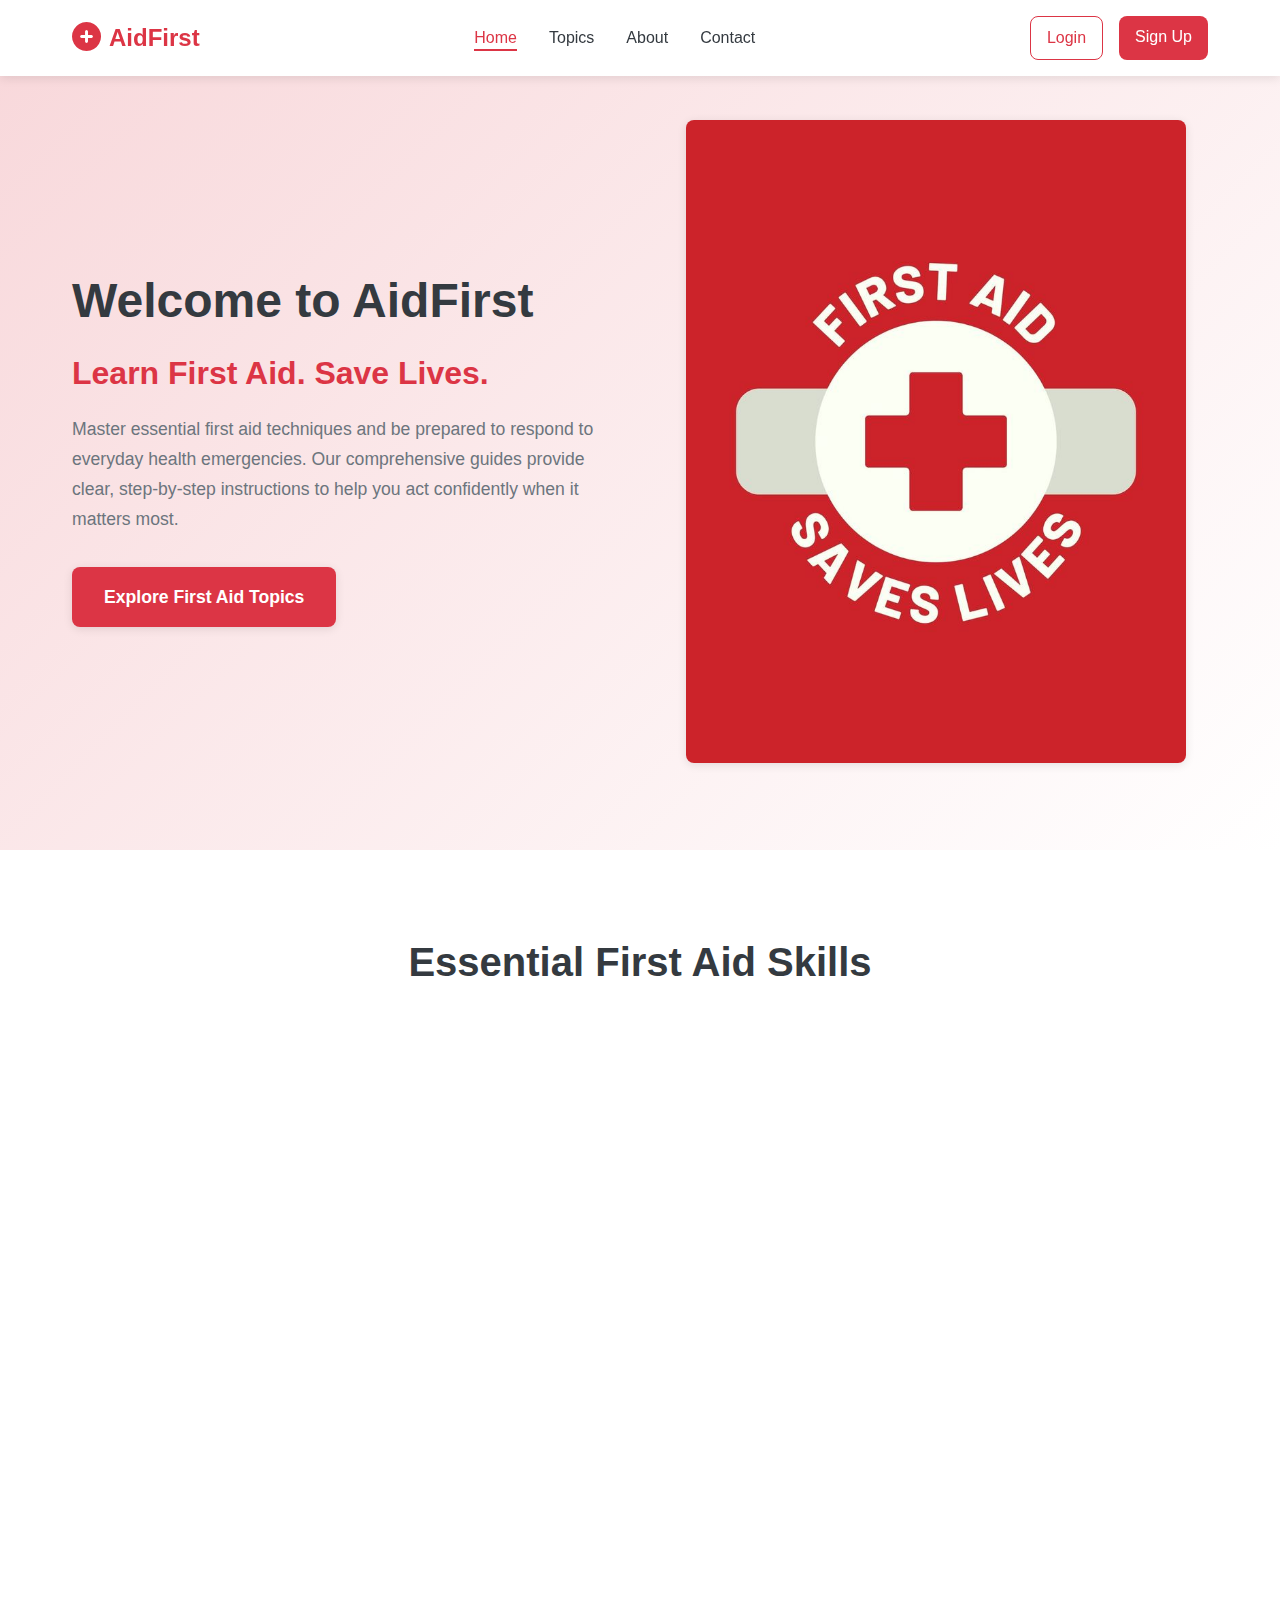
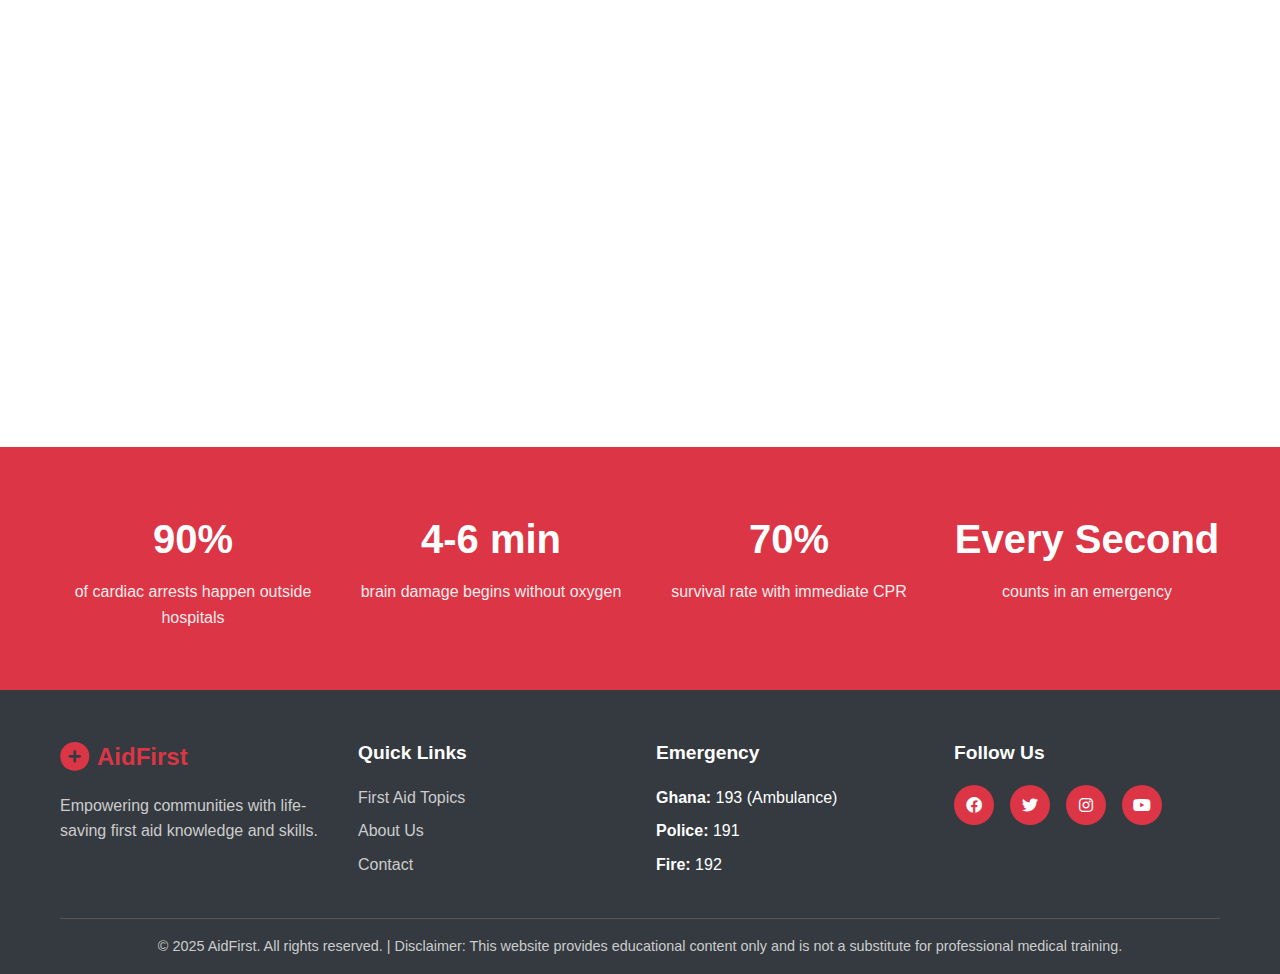
<file: index.html>
<!DOCTYPE html>
<html lang="en">
<head>
    <meta charset="UTF-8">
    <meta name="viewport" content="width=device-width, initial-scale=1.0">
    <title>AidFirst - Learn First Aid. Save Lives.</title>
    <link rel="stylesheet" href="css/style.css">
    <link href="https://cdnjs.cloudflare.com/ajax/libs/font-awesome/6.0.0/css/all.min.css" rel="stylesheet">
</head>
<body>
    <!-- Navigation -->
    <nav class="navbar">
        <div class="nav-container">
            <div class="nav-logo">
                <i class="fas fa-plus-circle"></i>
                <span>AidFirst</span>
            </div>
            <ul class="nav-menu">
                <li><a href="index.html" class="active">Home</a></li>
                <li><a href="topics.html">Topics</a></li>
                <li><a href="about.html">About</a></li>
                <li><a href="contact.html">Contact</a></li>
            </ul>
            <div class="nav-auth">
                <a href="login.html" class="btn-login">Login</a>
                <a href="signup.html" class="btn-signup">Sign Up</a>
            </div>
            <div class="hamburger">
                <span></span>
                <span></span>
                <span></span>
            </div>
        </div>
    </nav>

    <!-- Hero Section -->
    <section class="hero">
        <div class="hero-content">
            <div class="hero-text">
                <h1>Welcome to AidFirst</h1>
                <h2>Learn First Aid. Save Lives.</h2>
                <p>Master essential first aid techniques and be prepared to respond to everyday health emergencies. Our comprehensive guides provide clear, step-by-step instructions to help you act confidently when it matters most.</p>
                <a href="topics.html" class="cta-button">Explore First Aid Topics</a>
            </div>
            <div class="hero-image">
                <img src="images/Red White.jpg" alt="First Aid Action - CPR in progress">
            </div>
        </div>
    </section>

    <!-- Highlight Cards Section -->
    <section class="highlights">
        <div class="container">
            <h2>Essential First Aid Skills</h2>
            <div class="cards-grid">
                <div class="highlight-card">
                    <div class="card-icon">
                        <i class="fas fa-heartbeat"></i>
                    </div>
                    <img src="images/CPR.jpg" alt="CPR Training">
                    <h3>CPR Basics</h3>
                    <p>Learn life-saving cardiopulmonary resuscitation techniques for adults, children, and infants.</p>
                    <a href="topics.html" class="card-btn">Learn More</a>
                </div>
                
                <div class="highlight-card">
                    <div class="card-icon">
                        <i class="fas fa-fire"></i>
                    </div>
                    <img src="images/fire.jpg" alt="Burn Treatment">
                    <h3>Burn Treatment</h3>
                    <p>Proper care for burns of all degrees, from minor to severe thermal injuries.</p>
                    <a href="topics.html" class="card-btn">Learn More</a>
                </div>
                
                <div class="highlight-card">
                    <div class="card-icon">
                        <i class="fas fa-lungs"></i>
                    </div>
                    <img src="images/Choking Rescue.jpg" alt="Choking Rescue">
                    <h3>Choking Rescue</h3>
                    <p>Master the Heimlich maneuver and other techniques to clear blocked airways.</p>
                    <a href="topics.html" class="card-btn">Learn More</a>
                </div>
                
                <div class="highlight-card">
                    <div class="card-icon">
                        <i class="fas fa-tint"></i>
                    </div>
                    <img src="images/Bleeding Control.jpg" alt="Bleeding Control">
                    <h3>Bleeding Control</h3>
                    <p>Effective methods to stop bleeding and prevent shock in emergency situations.</p>
                    <a href="topics.html" class="card-btn">Learn More</a>
                </div>
            </div>
        </div>
    </section>

    <!-- Stats Section -->
    <section class="stats">
        <div class="container">
            <div class="stats-grid">
                <div class="stat-item">
                    <h3>90%</h3>
                    <p>of cardiac arrests happen outside hospitals</p>
                </div>
                <div class="stat-item">
                    <h3>4-6 min</h3>
                    <p>brain damage begins without oxygen</p>
                </div>
                <div class="stat-item">
                    <h3>70%</h3>
                    <p>survival rate with immediate CPR</p>
                </div>
                <div class="stat-item">
                    <h3>Every Second</h3>
                    <p>counts in an emergency</p>
                </div>
            </div>
        </div>
    </section>

    <!-- Footer -->
    <footer class="footer">
        <div class="container">
            <div class="footer-content">
                <div class="footer-section">
                    <div class="footer-logo">
                        <i class="fas fa-plus-circle"></i>
                        <span>AidFirst</span>
                    </div>
                    <p>Empowering communities with life-saving first aid knowledge and skills.</p>
                </div>
                <div class="footer-section">
                    <h4>Quick Links</h4>
                    <ul>
                        <li><a href="topics.html">First Aid Topics</a></li>
                        <li><a href="about.html">About Us</a></li>
                        <li><a href="contact.html">Contact</a></li>
                    </ul>
                </div>
                <div class="footer-section">
                    <h4>Emergency</h4>
                    <ul>
                        <li><strong>Ghana:</strong> 193 (Ambulance)</li>
                        <li><strong>Police:</strong> 191</li>
                        <li><strong>Fire:</strong> 192</li>
                    </ul>
                </div>
                <div class="footer-section">
                    <h4>Follow Us</h4>
                    <div class="social-links">
                        <a href="#"><i class="fab fa-facebook"></i></a>
                        <a href="#"><i class="fab fa-twitter"></i></a>
                        <a href="#"><i class="fab fa-instagram"></i></a>
                        <a href="#"><i class="fab fa-youtube"></i></a>
                    </div>
                </div>
            </div>
            <div class="footer-bottom">
                <p>&copy; 2025 AidFirst. All rights reserved. | Disclaimer: This website provides educational content only and is not a substitute for professional medical training.</p>
            </div>
        </div>
    </footer>

    <script src="js/script.js"></script>
</body>
</html>
</file>
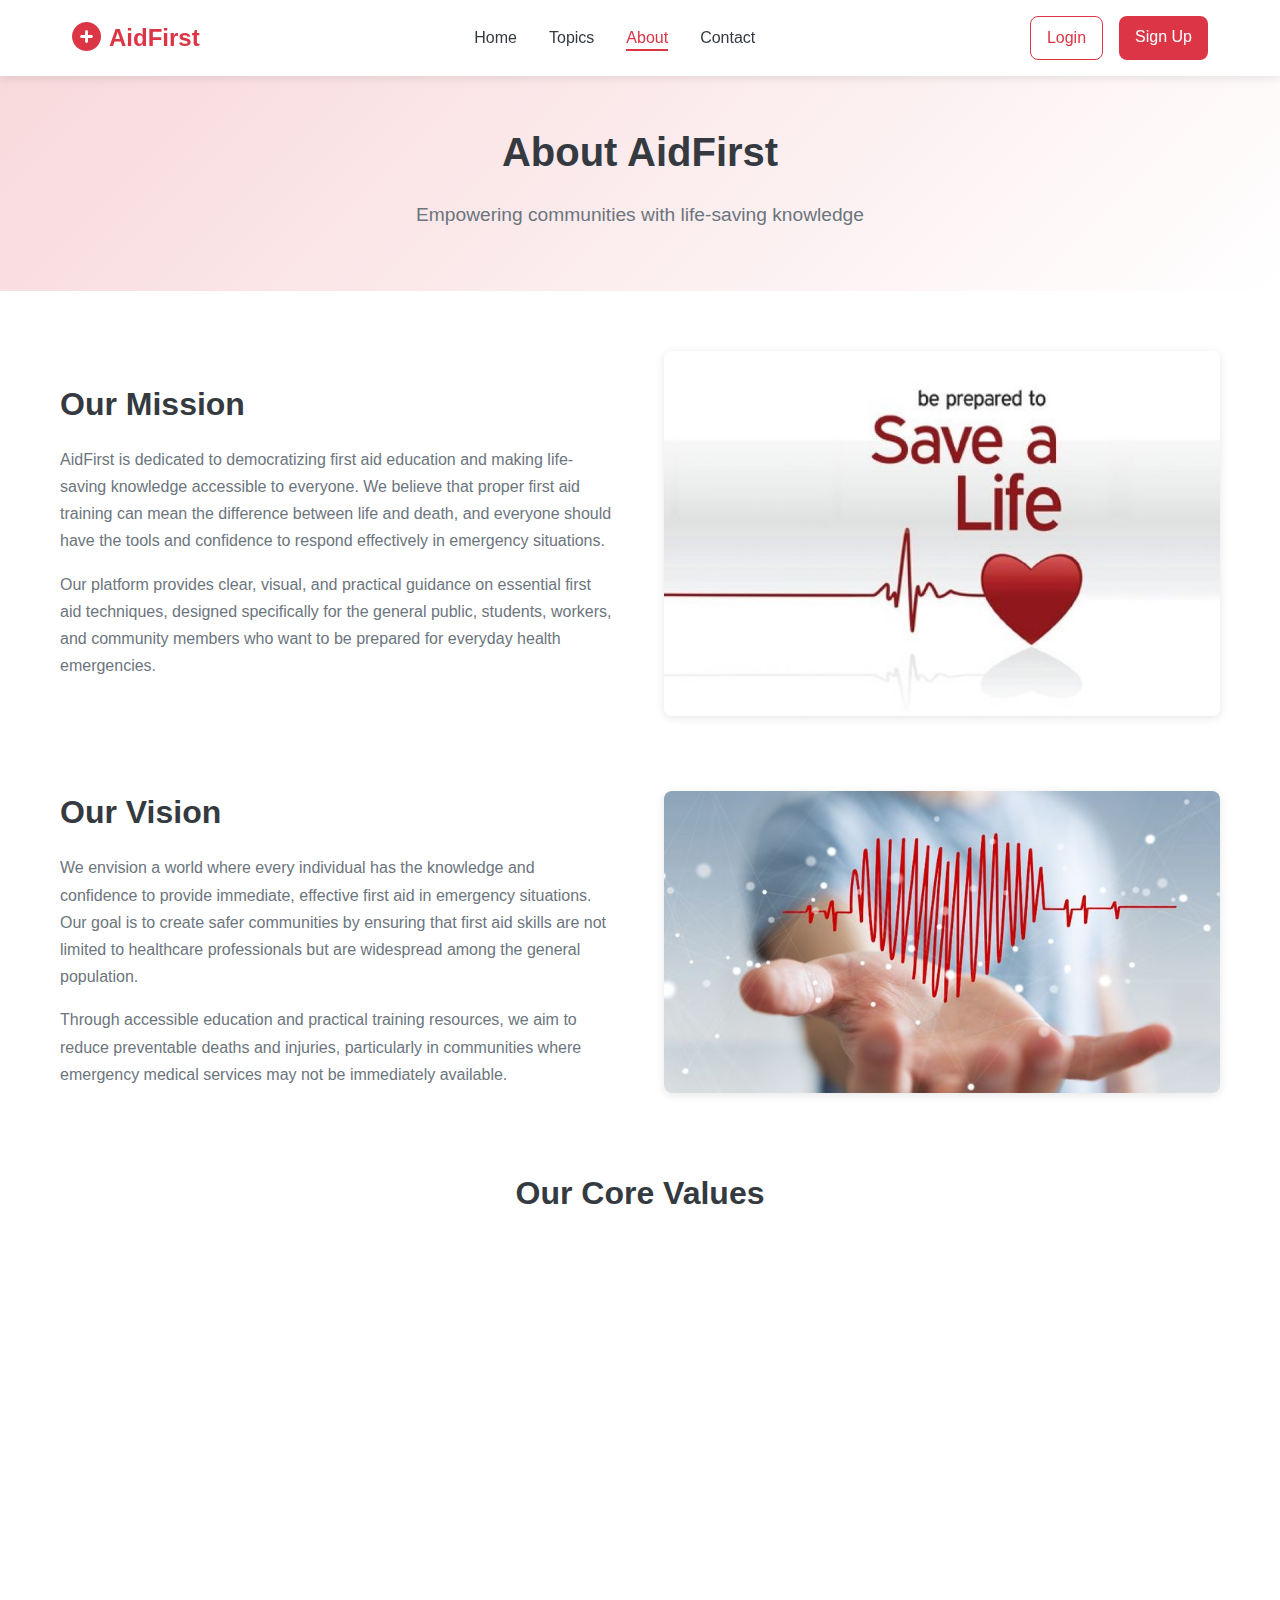
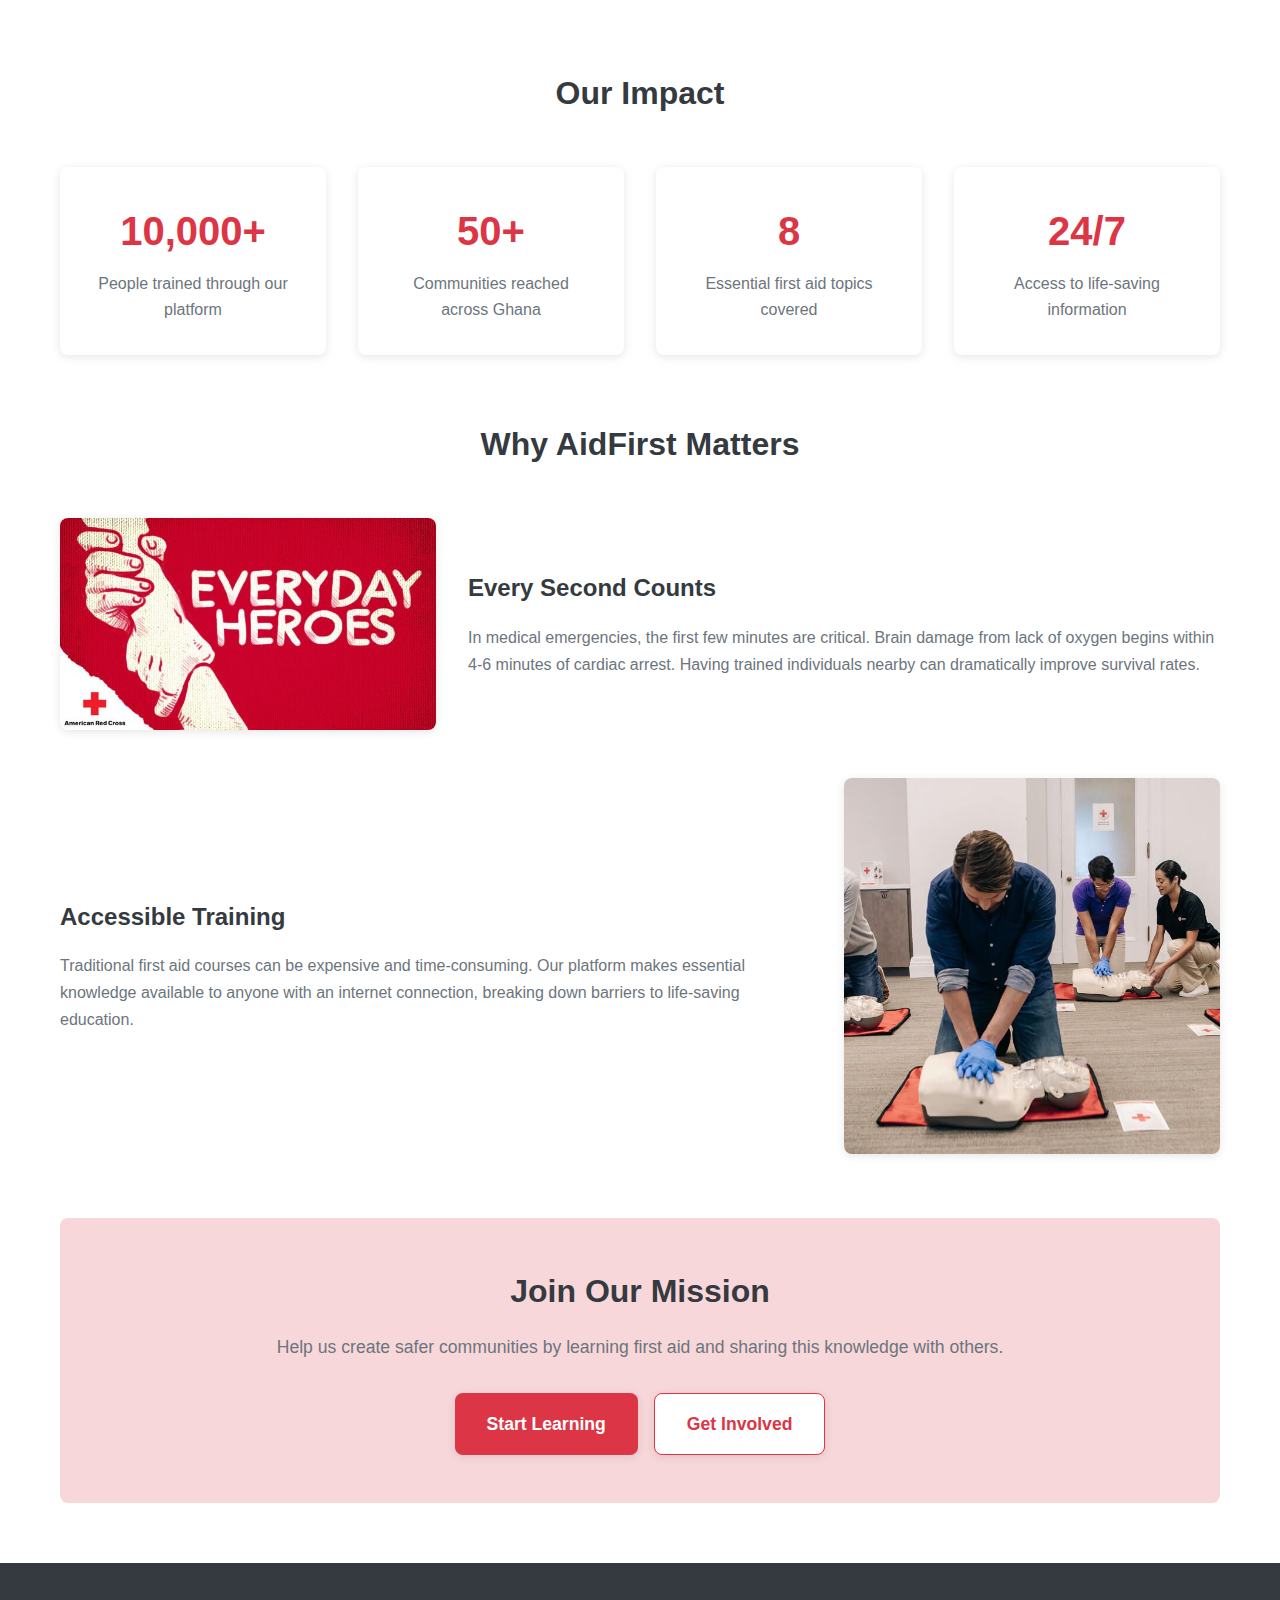
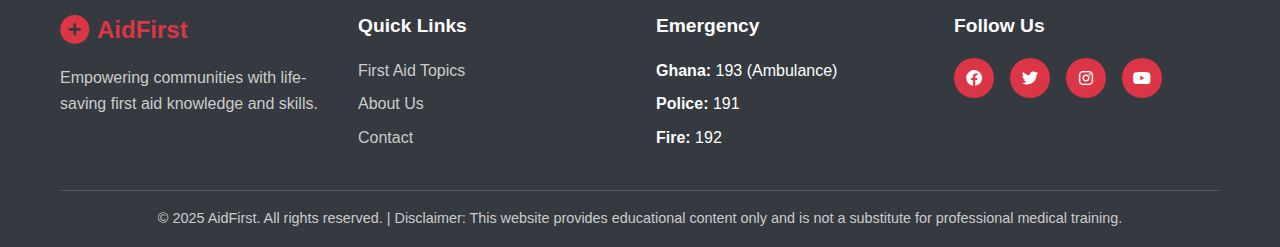
<file: about.html>
<!DOCTYPE html>
<html lang="en">
<head>
    <meta charset="UTF-8">
    <meta name="viewport" content="width=device-width, initial-scale=1.0">
    <title>About Us - AidFirst</title>
    <link rel="stylesheet" href="css/style.css">
    <link href="https://cdnjs.cloudflare.com/ajax/libs/font-awesome/6.0.0/css/all.min.css" rel="stylesheet">
</head>
<body>
    <!-- Navigation -->
    <nav class="navbar">
        <div class="nav-container">
            <div class="nav-logo">
                <i class="fas fa-plus-circle"></i>
                <span>AidFirst</span>
            </div>
            <ul class="nav-menu">
                <li><a href="index.html">Home</a></li>
                <li><a href="topics.html">Topics</a></li>
                <li><a href="about.html" class="active">About</a></li>
                <li><a href="contact.html">Contact</a></li>
            </ul>
            <div class="nav-auth">
                <a href="login.html" class="btn-login">Login</a>
                <a href="signup.html" class="btn-signup">Sign Up</a>
            </div>
            <div class="hamburger">
                <span></span>
                <span></span>
                <span></span>
            </div>
        </div>
    </nav>

    <!-- Page Header -->
    <section class="page-header">
        <div class="container">
            <h1>About AidFirst</h1>
            <p>Empowering communities with life-saving knowledge</p>
        </div>
    </section>

    <!-- About Content -->
    <section class="about-content">
        <div class="container">
            <!-- Mission Section -->
            <div class="about-section">
                <div class="about-text">
                    <h2>Our Mission</h2>
                    <p>AidFirst is dedicated to democratizing first aid education and making life-saving knowledge accessible to everyone. We believe that proper first aid training can mean the difference between life and death, and everyone should have the tools and confidence to respond effectively in emergency situations.</p>
                    <p>Our platform provides clear, visual, and practical guidance on essential first aid techniques, designed specifically for the general public, students, workers, and community members who want to be prepared for everyday health emergencies.</p>
                </div>
                <div class="about-image">
                    <img src="images/mission.jpg" alt="Medical emergency response training">
                </div>
            </div>

            <!-- Vision Section -->
            <div class="about-section reverse">
                <div class="about-image">
                    <img src="images/vision.jpg" alt="Community first aid training">
                </div>
                <div class="about-text">
                    <h2>Our Vision</h2>
                    <p>We envision a world where every individual has the knowledge and confidence to provide immediate, effective first aid in emergency situations. Our goal is to create safer communities by ensuring that first aid skills are not limited to healthcare professionals but are widespread among the general population.</p>
                    <p>Through accessible education and practical training resources, we aim to reduce preventable deaths and injuries, particularly in communities where emergency medical services may not be immediately available.</p>
                </div>
            </div>

            <!-- Values Section -->
            <div class="values-section">
                <h2>Our Core Values</h2>
                <div class="values-grid">
                    <div class="value-item">
                        <div class="value-icon">
                            <i class="fas fa-heart"></i>
                        </div>
                        <h3>Compassion</h3>
                        <p>We believe in the power of human compassion to save lives and make a difference in emergency situations.</p>
                    </div>
                    <div class="value-item">
                        <div class="value-icon">
                            <i class="fas fa-graduation-cap"></i>
                        </div>
                        <h3>Education</h3>
                        <p>Knowledge is power. We are committed to providing accurate, up-to-date, and easily understandable first aid education.</p>
                    </div>
                    <div class="value-item">
                        <div class="value-icon">
                            <i class="fas fa-users"></i>
                        </div>
                        <h3>Community</h3>
                        <p>Strong communities are built on individuals who care for one another and are prepared to help in times of need.</p>
                    </div>
                    <div class="value-item">
                        <div class="value-icon">
                            <i class="fas fa-shield-alt"></i>
                        </div>
                        <h3>Safety</h3>
                        <p>Safety first - both for the person providing aid and the person receiving it. We emphasize safe practices in all our guidance.</p>
                    </div>
                </div>
            </div>

            <!-- Team Section -->
            <div class="team-section">
                <h2>Our Impact</h2>
                <div class="impact-stats">
                    <div class="stat-card">
                        <h3>10,000+</h3>
                        <p>People trained through our platform</p>
                    </div>
                    <div class="stat-card">
                        <h3>50+</h3>
                        <p>Communities reached across Ghana</p>
                    </div>
                    <div class="stat-card">
                        <h3>8</h3>
                        <p>Essential first aid topics covered</p>
                    </div>
                    <div class="stat-card">
                        <h3>24/7</h3>
                        <p>Access to life-saving information</p>
                    </div>
                </div>
            </div>

            <!-- Story Section -->
            <div class="story-section">
                <div class="story-content">
                    <h2>Why AidFirst Matters</h2>
                    <div class="story-grid">
                        <div class="story-item">
                            <img src="images/AidFirst Matters.jpg" alt="Emergency response scenario">
                            <div class="story-text">
                                <h3>Every Second Counts</h3>
                                <p>In medical emergencies, the first few minutes are critical. Brain damage from lack of oxygen begins within 4-6 minutes of cardiac arrest. Having trained individuals nearby can dramatically improve survival rates.</p>
                            </div>
                        </div>
                        <div class="story-item">
                            <img src="images/trainig.jpg" alt="First aid equipment">
                            <div class="story-text">
                                <h3>Accessible Training</h3>
                                <p>Traditional first aid courses can be expensive and time-consuming. Our platform makes essential knowledge available to anyone with an internet connection, breaking down barriers to life-saving education.</p>
                            </div>
                        </div>
                    </div>
                </div>
            </div>

            <!-- Call to Action -->
            <div class="about-cta">
                <h2>Join Our Mission</h2>
                <p>Help us create safer communities by learning first aid and sharing this knowledge with others.</p>
                <div class="cta-buttons">
                    <a href="topics.html" class="cta-button primary">Start Learning</a>
                    <a href="contact.html" class="cta-button secondary">Get Involved</a>
                </div>
            </div>
        </div>
    </section>

    <!-- Footer -->
    <footer class="footer">
        <div class="container">
            <div class="footer-content">
                <div class="footer-section">
                    <div class="footer-logo">
                        <i class="fas fa-plus-circle"></i>
                        <span>AidFirst</span>
                    </div>
                    <p>Empowering communities with life-saving first aid knowledge and skills.</p>
                </div>
                <div class="footer-section">
                    <h4>Quick Links</h4>
                    <ul>
                        <li><a href="topics.html">First Aid Topics</a></li>
                        <li><a href="about.html">About Us</a></li>
                        <li><a href="contact.html">Contact</a></li>
                    </ul>
                </div>
                <div class="footer-section">
                    <h4>Emergency</h4>
                    <ul>
                        <li><strong>Ghana:</strong> 193 (Ambulance)</li>
                        <li><strong>Police:</strong> 191</li>
                        <li><strong>Fire:</strong> 192</li>
                    </ul>
                </div>
                <div class="footer-section">
                    <h4>Follow Us</h4>
                    <div class="social-links">
                        <a href="#"><i class="fab fa-facebook"></i></a>
                        <a href="#"><i class="fab fa-twitter"></i></a>
                        <a href="#"><i class="fab fa-instagram"></i></a>
                        <a href="#"><i class="fab fa-youtube"></i></a>
                    </div>
                </div>
            </div>
            <div class="footer-bottom">
                <p>&copy; 2025 AidFirst. All rights reserved. | Disclaimer: This website provides educational content only and is not a substitute for professional medical training.</p>
            </div>
        </div>
    </footer>

    <script src="js/script.js"></script>
</body>
</html>
</file>
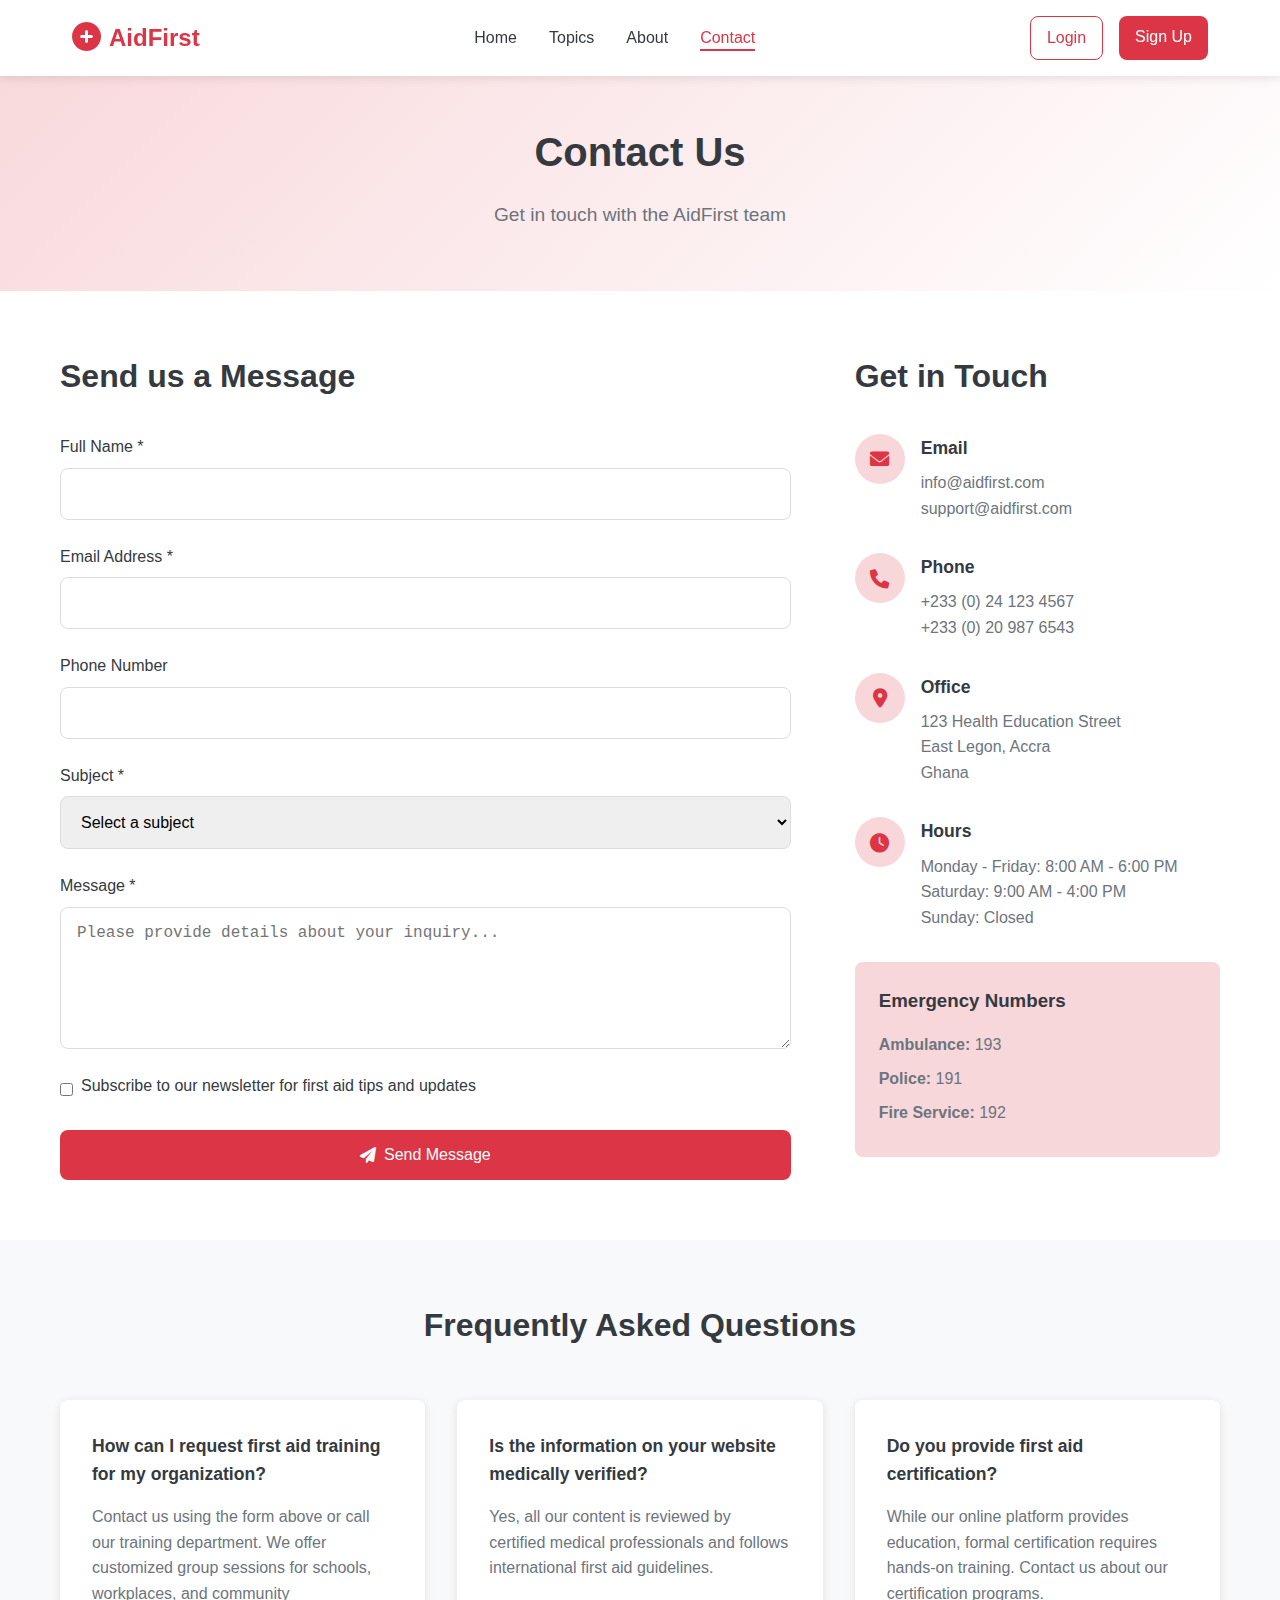
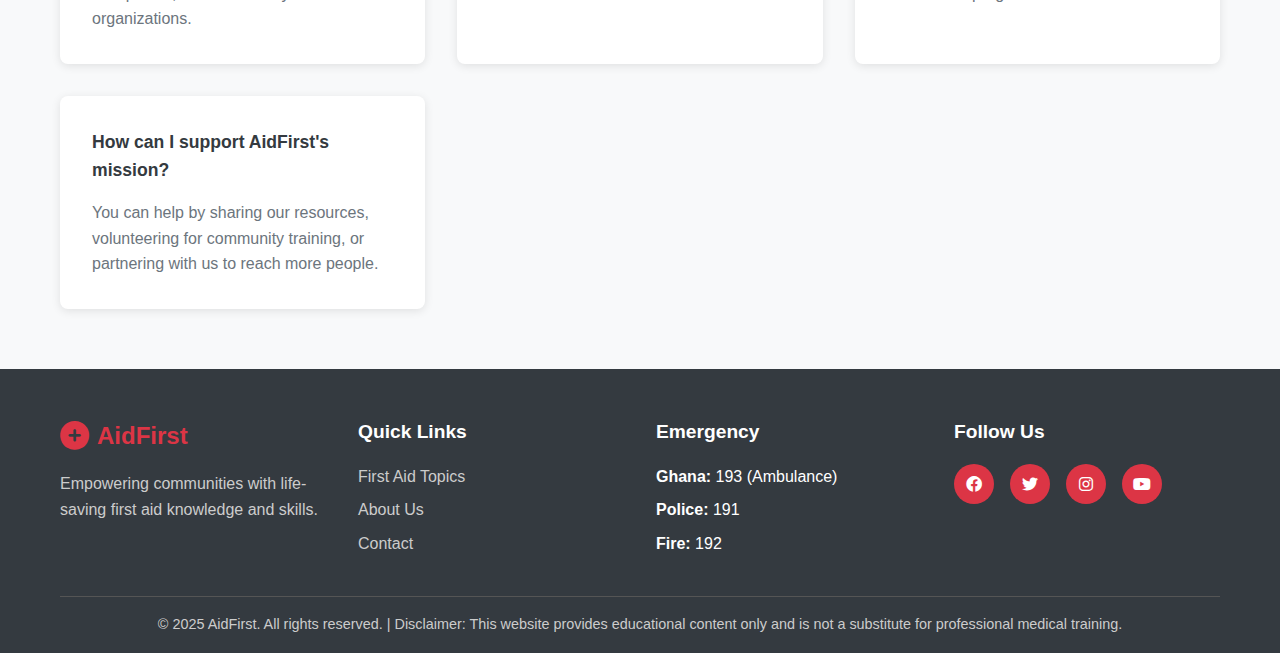
<file: contact.html>
<!DOCTYPE html>
<html lang="en">
<head>
    <meta charset="UTF-8">
    <meta name="viewport" content="width=device-width, initial-scale=1.0">
    <title>Contact Us - AidFirst</title>
    <link rel="stylesheet" href="css/style.css">
    <link href="https://cdnjs.cloudflare.com/ajax/libs/font-awesome/6.0.0/css/all.min.css" rel="stylesheet">
</head>
<body>
    <!-- Navigation -->
    <nav class="navbar">
        <div class="nav-container">
            <div class="nav-logo">
                <i class="fas fa-plus-circle"></i>
                <span>AidFirst</span>
            </div>
            <ul class="nav-menu">
                <li><a href="index.html">Home</a></li>
                <li><a href="topics.html">Topics</a></li>
                <li><a href="about.html">About</a></li>
                <li><a href="contact.html" class="active">Contact</a></li>
            </ul>
            <div class="nav-auth">
                <a href="login.html" class="btn-login">Login</a>
                <a href="signup.html" class="btn-signup">Sign Up</a>
            </div>
            <div class="hamburger">
                <span></span>
                <span></span>
                <span></span>
            </div>
        </div>
    </nav>

    <!-- Page Header -->
    <section class="page-header">
        <div class="container">
            <h1>Contact Us</h1>
            <p>Get in touch with the AidFirst team</p>
        </div>
    </section>

    <!-- Contact Section -->
    <section class="contact-section">
        <div class="container">
            <div class="contact-grid">
                <!-- Contact Form -->
                <div class="contact-form-container">
                    <h2>Send us a Message</h2>
                    <form class="contact-form" id="contactForm">
                        <div class="form-group">
                            <label for="name">Full Name *</label>
                            <input type="text" id="name" name="name" required>
                            <span class="error-message" id="nameError"></span>
                        </div>
                        
                        <div class="form-group">
                            <label for="email">Email Address *</label>
                            <input type="email" id="email" name="email" required>
                            <span class="error-message" id="emailError"></span>
                        </div>
                        
                        <div class="form-group">
                            <label for="phone">Phone Number</label>
                            <input type="tel" id="phone" name="phone">
                        </div>
                        
                        <div class="form-group">
                            <label for="subject">Subject *</label>
                            <select id="subject" name="subject" required>
                                <option value="">Select a subject</option>
                                <option value="general">General Inquiry</option>
                                <option value="training">Training Request</option>
                                <option value="partnership">Partnership Opportunity</option>
                                <option value="feedback">Feedback</option>
                                <option value="technical">Technical Support</option>
                                <option value="other">Other</option>
                            </select>
                            <span class="error-message" id="subjectError"></span>
                        </div>
                        
                        <div class="form-group">
                            <label for="message">Message *</label>
                            <textarea id="message" name="message" rows="6" required placeholder="Please provide details about your inquiry..."></textarea>
                            <span class="error-message" id="messageError"></span>
                        </div>
                        
                        <div class="form-group checkbox-group">
                            <input type="checkbox" id="newsletter" name="newsletter">
                            <label for="newsletter">Subscribe to our newsletter for first aid tips and updates</label>
                        </div>
                        
                        <button type="submit" class="submit-btn">
                            <i class="fas fa-paper-plane"></i>
                            Send Message
                        </button>
                    </form>
                    
                    <!-- Success Message -->
                    <div class="success-message" id="successMessage" style="display: none;">
                        <i class="fas fa-check-circle"></i>
                        <h3>Message Sent Successfully!</h3>
                        <p>Thank you for contacting us. We'll get back to you within 24 hours.</p>
                    </div>
                </div>

                <!-- Contact Information -->
                <div class="contact-info">
                    <h2>Get in Touch</h2>
                    
                    <div class="contact-item">
                        <div class="contact-icon">
                            <i class="fas fa-envelope"></i>
                        </div>
                        <div class="contact-details">
                            <h4>Email</h4>
                            <p>info@aidfirst.com</p>
                            <p>support@aidfirst.com</p>
                        </div>
                    </div>
                    
                    <div class="contact-item">
                        <div class="contact-icon">
                            <i class="fas fa-phone"></i>
                        </div>
                        <div class="contact-details">
                            <h4>Phone</h4>
                            <p>+233 (0) 24 123 4567</p>
                            <p>+233 (0) 20 987 6543</p>
                        </div>
                    </div>
                    
                    <div class="contact-item">
                        <div class="contact-icon">
                            <i class="fas fa-map-marker-alt"></i>
                        </div>
                        <div class="contact-details">
                            <h4>Office</h4>
                            <p>123 Health Education Street<br>
                            East Legon, Accra<br>
                            Ghana</p>
                        </div>
                    </div>
                    
                    <div class="contact-item">
                        <div class="contact-icon">
                            <i class="fas fa-clock"></i>
                        </div>
                        <div class="contact-details">
                            <h4>Hours</h4>
                            <p>Monday - Friday: 8:00 AM - 6:00 PM</p>
                            <p>Saturday: 9:00 AM - 4:00 PM</p>
                            <p>Sunday: Closed</p>
                        </div>
                    </div>
                    
                    <!-- Emergency Contacts -->
                    <div class="emergency-contacts">
                        <h3>Emergency Numbers</h3>
                        <div class="emergency-item">
                            <strong>Ambulance:</strong> 193
                        </div>
                        <div class="emergency-item">
                            <strong>Police:</strong> 191
                        </div>
                        <div class="emergency-item">
                            <strong>Fire Service:</strong> 192
                        </div>
                    </div>
                </div>
            </div>
        </div>
    </section>
    
    <!-- FAQ Section -->
    <section class="faq-section">
        <div class="container">
            <h2>Frequently Asked Questions</h2>
            <div class="faq-grid">
                <div class="faq-item">
                    <h4>How can I request first aid training for my organization?</h4>
                    <p>Contact us using the form above or call our training department. We offer customized group sessions for schools, workplaces, and community organizations.</p>
                </div>
                <div class="faq-item">
                    <h4>Is the information on your website medically verified?</h4>
                    <p>Yes, all our content is reviewed by certified medical professionals and follows international first aid guidelines.</p>
                </div>
                <div class="faq-item">
                    <h4>Do you provide first aid certification?</h4>
                    <p>While our online platform provides education, formal certification requires hands-on training. Contact us about our certification programs.</p>
                </div>
                <div class="faq-item">
                    <h4>How can I support AidFirst's mission?</h4>
                    <p>You can help by sharing our resources, volunteering for community training, or partnering with us to reach more people.</p>
                </div>
            </div>
        </div>
    </section>

    <!-- Footer -->
    <footer class="footer">
        <div class="container">
            <div class="footer-content">
                <div class="footer-section">
                    <div class="footer-logo">
                        <i class="fas fa-plus-circle"></i>
                        <span>AidFirst</span>
                    </div>
                    <p>Empowering communities with life-saving first aid knowledge and skills.</p>
                </div>
                <div class="footer-section">
                    <h4>Quick Links</h4>
                    <ul>
                        <li><a href="topics.html">First Aid Topics</a></li>
                        <li><a href="about.html">About Us</a></li>
                        <li><a href="contact.html">Contact</a></li>
                    </ul>
                </div>
                <div class="footer-section">
                    <h4>Emergency</h4>
                    <ul>
                        <li><strong>Ghana:</strong> 193 (Ambulance)</li>
                        <li><strong>Police:</strong> 191</li>
                        <li><strong>Fire:</strong> 192</li>
                    </ul>
                </div>
                <div class="footer-section">
                    <h4>Follow Us</h4>
                    <div class="social-links">
                        <a href="#"><i class="fab fa-facebook"></i></a>
                        <a href="#"><i class="fab fa-twitter"></i></a>
                        <a href="#"><i class="fab fa-instagram"></i></a>
                        <a href="#"><i class="fab fa-youtube"></i></a>
                    </div>
                </div>
            </div>
            <div class="footer-bottom">
                <p>&copy; 2025 AidFirst. All rights reserved. | Disclaimer: This website provides educational content only and is not a substitute for professional medical training.</p>
            </div>
        </div>
    </footer>

    <script src="js/script.js"></script>
</body>
</html>
</file>
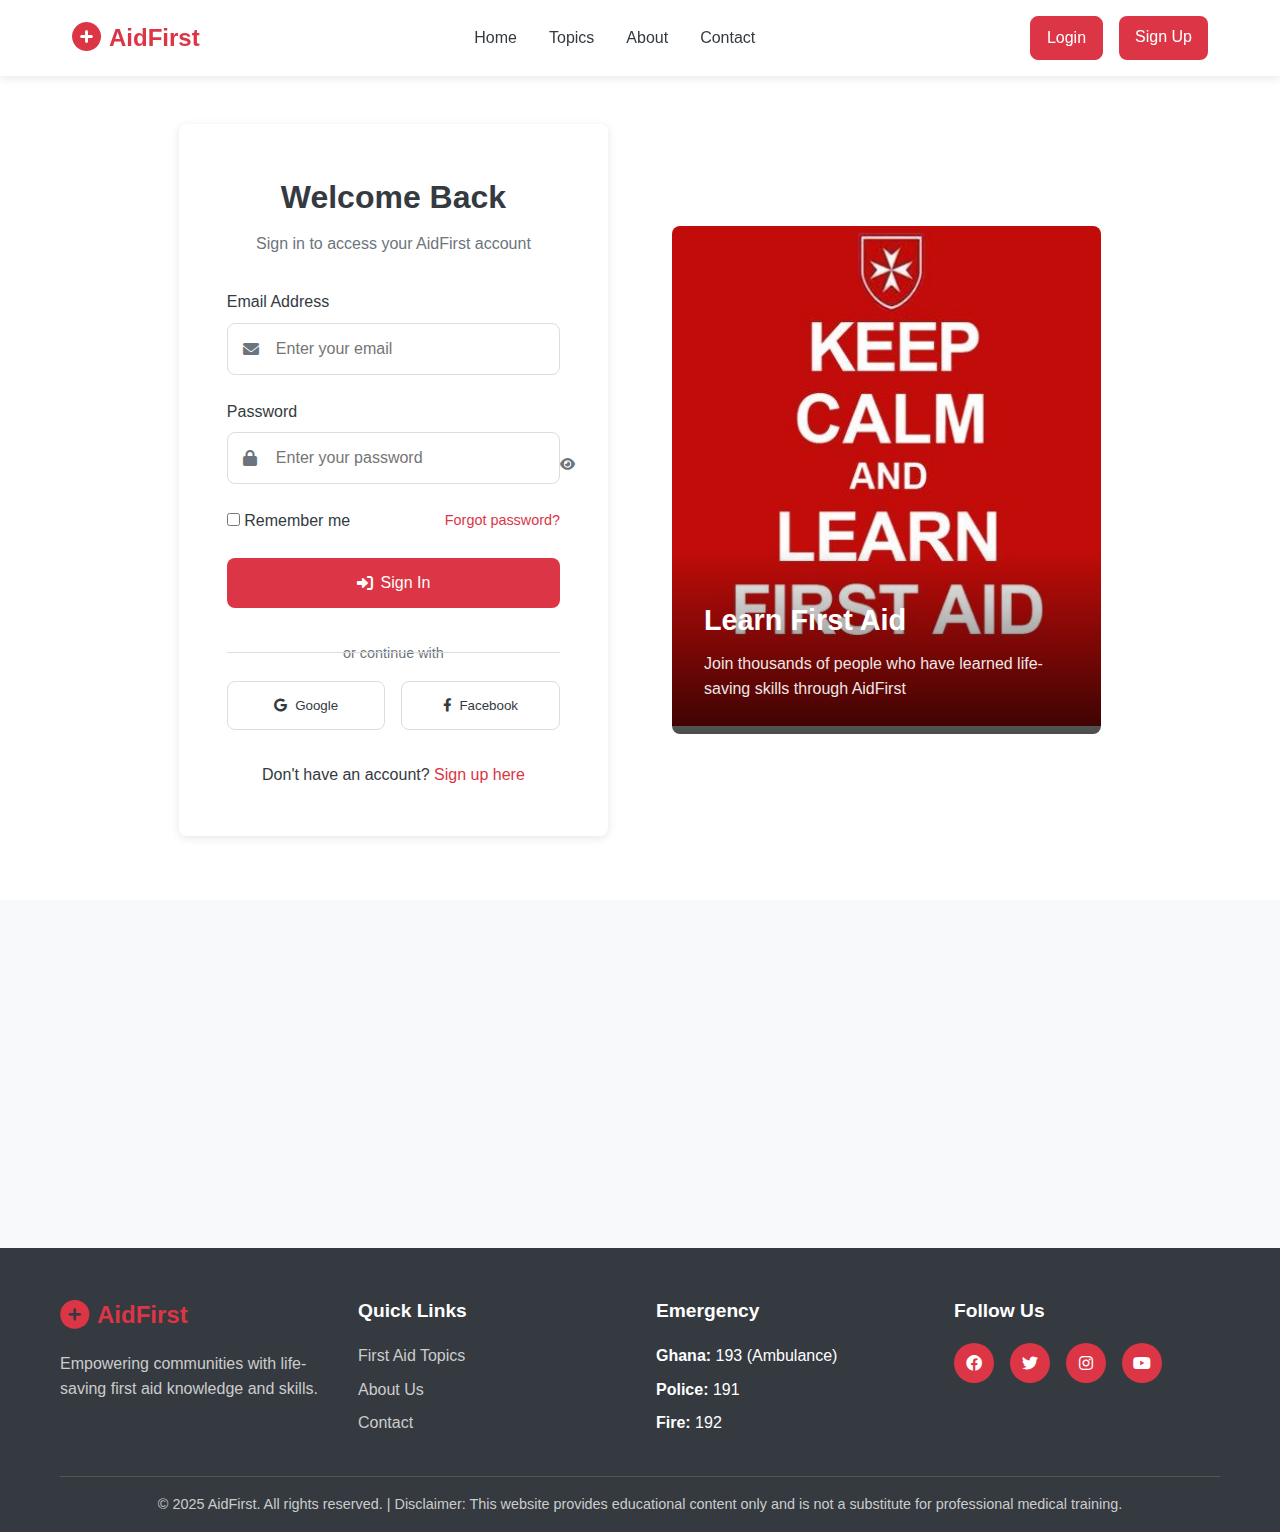
<file: login.html>
<!DOCTYPE html>
<html lang="en">
<head>
    <meta charset="UTF-8">
    <meta name="viewport" content="width=device-width, initial-scale=1.0">
    <title>Login - AidFirst</title>
    <link rel="stylesheet" href="css/style.css">
    <link href="https://cdnjs.cloudflare.com/ajax/libs/font-awesome/6.0.0/css/all.min.css" rel="stylesheet">
</head>
<body>
    <!-- Navigation -->
    <nav class="navbar">
        <div class="nav-container">
            <div class="nav-logo">
                <i class="fas fa-plus-circle"></i>
                <span>AidFirst</span>
            </div>
            <ul class="nav-menu">
                <li><a href="index.html">Home</a></li>
                <li><a href="topics.html">Topics</a></li>
                <li><a href="about.html">About</a></li>
                <li><a href="contact.html">Contact</a></li>
            </ul>
            <div class="nav-auth">
                <a href="login.html" class="btn-login active">Login</a>
                <a href="signup.html" class="btn-signup">Sign Up</a>
            </div>
            <div class="hamburger">
                <span></span>
                <span></span>
                <span></span>
            </div>
        </div>
    </nav>

    <!-- Login Section -->
    <section class="auth-section">
        <div class="auth-container">
            <div class="auth-content">
                <div class="auth-header">
                    <h1>Welcome Back</h1>
                    <p>Sign in to access your AidFirst account</p>
                </div>

                <!-- Login Form -->
                <form class="auth-form" id="loginForm">
                    <div class="form-group">
                        <label for="loginEmail">Email Address</label>
                        <div class="input-group">
                            <i class="fas fa-envelope"></i>
                            <input type="email" id="loginEmail" name="email" required placeholder="Enter your email">
                        </div>
                        <span class="error-message" id="emailError"></span>
                    </div>

                    <div class="form-group">
                        <label for="loginPassword">Password</label>
                        <div class="input-group">
                            <i class="fas fa-lock"></i>
                            <input type="password" id="loginPassword" name="password" required placeholder="Enter your password">
                            <button type="button" class="password-toggle" onclick="togglePassword('loginPassword')">
                                <i class="fas fa-eye"></i>
                            </button>
                        </div>
                        <span class="error-message" id="passwordError"></span>
                    </div>

                    <div class="form-options">
                        <div class="checkbox-group">
                            <input type="checkbox" id="rememberMe" name="remember">
                            <label for="rememberMe">Remember me</label>
                        </div>
                        <a href="#" class="forgot-password">Forgot password?</a>
                    </div>

                    <button type="submit" class="auth-btn">
                        <i class="fas fa-sign-in-alt"></i>
                        Sign In
                    </button>
                </form>

                <!-- Social Login -->
                <div class="social-login">
                    <div class="divider">
                        <span>or continue with</span>
                    </div>
                    <div class="social-buttons">
                        <button class="social-btn google" onclick="socialLogin('google')">
                            <i class="fab fa-google"></i>
                            Google
                        </button>
                        <button class="social-btn facebook" onclick="socialLogin('facebook')">
                            <i class="fab fa-facebook-f"></i>
                            Facebook
                        </button>
                    </div>
                </div>

                <!-- Sign Up Link -->
                <div class="auth-footer">
                    <p>Don't have an account? <a href="signup.html">Sign up here</a></p>
                </div>

                <!-- Success Message -->
                <div class="success-message" id="loginSuccess" style="display: none;">
                    <i class="fas fa-check-circle"></i>
                    <h3>Login Successful!</h3>
                    <p>Welcome back to AidFirst. Redirecting...</p>
                </div>
            </div>

            <!-- Auth Image -->
            <div class="auth-image">
                <img src="images/login.jpg" alt="First Aid Training">
                <div class="image-overlay">
                    <h2>Learn First Aid</h2>
                    <p>Join thousands of people who have learned life-saving skills through AidFirst</p>
                </div>
            </div>
        </div>
    </section>

    <!-- Features Section -->
    <section class="auth-features">
        <div class="container">
            <div class="features-grid">
                <div class="feature-item">
                    <i class="fas fa-bookmark"></i>
                    <h4>Track Progress</h4>
                    <p>Save your favorite topics and track your learning progress</p>
                </div>
                <div class="feature-item">
                    <i class="fas fa-certificate"></i>
                    <h4>Certificates</h4>
                    <p>Earn completion certificates for first aid topics</p>
                </div>
                <div class="feature-item">
                    <i class="fas fa-users"></i>
                    <h4>Community</h4>
                    <p>Connect with other first aid learners and share experiences</p>
                </div>
            </div>
        </div>
    </section>

    <!-- Footer -->
    <footer class="footer">
        <div class="container">
            <div class="footer-content">
                <div class="footer-section">
                    <div class="footer-logo">
                        <i class="fas fa-plus-circle"></i>
                        <span>AidFirst</span>
                    </div>
                    <p>Empowering communities with life-saving first aid knowledge and skills.</p>
                </div>
                <div class="footer-section">
                    <h4>Quick Links</h4>
                    <ul>
                        <li><a href="topics.html">First Aid Topics</a></li>
                        <li><a href="about.html">About Us</a></li>
                        <li><a href="contact.html">Contact</a></li>
                    </ul>
                </div>
                <div class="footer-section">
                    <h4>Emergency</h4>
                    <ul>
                        <li><strong>Ghana:</strong> 193 (Ambulance)</li>
                        <li><strong>Police:</strong> 191</li>
                        <li><strong>Fire:</strong> 192</li>
                    </ul>
                </div>
                <div class="footer-section">
                    <h4>Follow Us</h4>
                    <div class="social-links">
                        <a href="#"><i class="fab fa-facebook"></i></a>
                        <a href="#"><i class="fab fa-twitter"></i></a>
                        <a href="#"><i class="fab fa-instagram"></i></a>
                        <a href="#"><i class="fab fa-youtube"></i></a>
                    </div>
                </div>
            </div>
            <div class="footer-bottom">
                <p>&copy; 2025 AidFirst. All rights reserved. | Disclaimer: This website provides educational content only and is not a substitute for professional medical training.</p>
            </div>
        </div>
    </footer>

    <script src="js/script.js"></script>
</body>
</html>
</file>
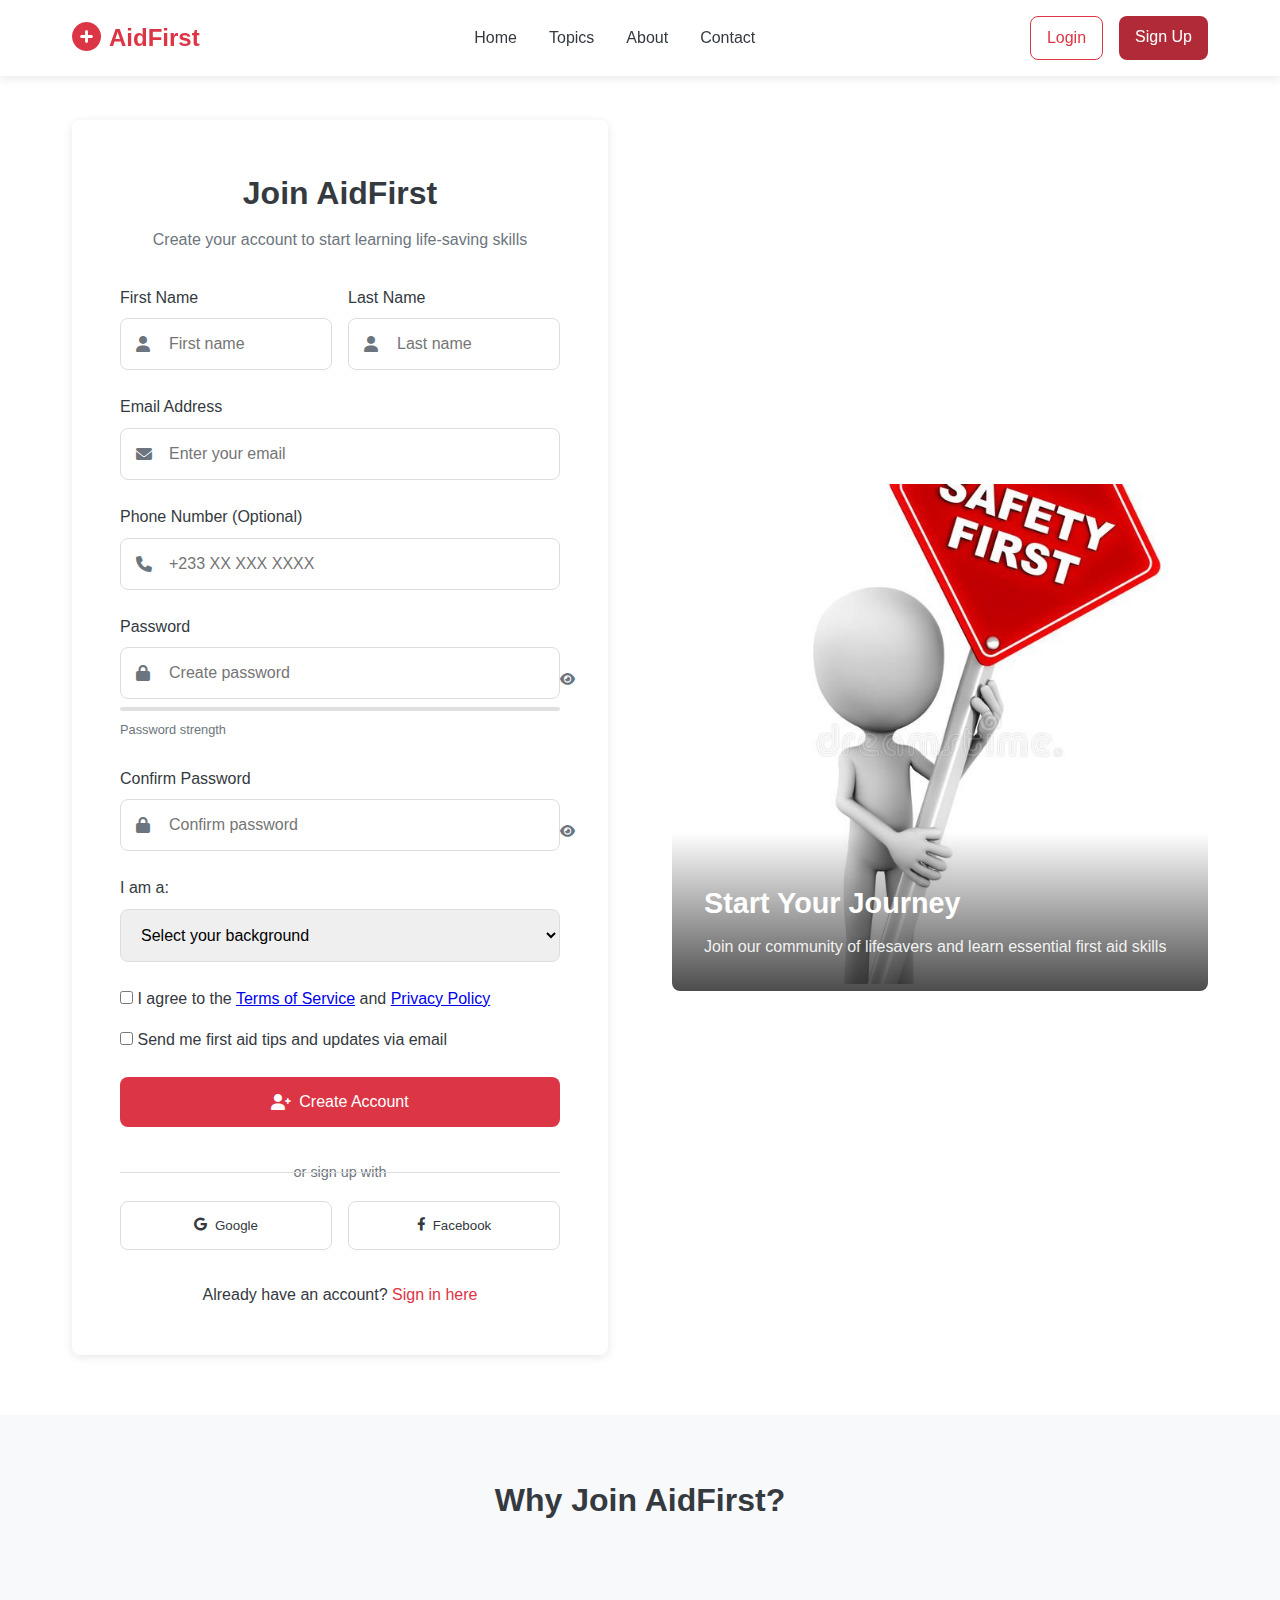
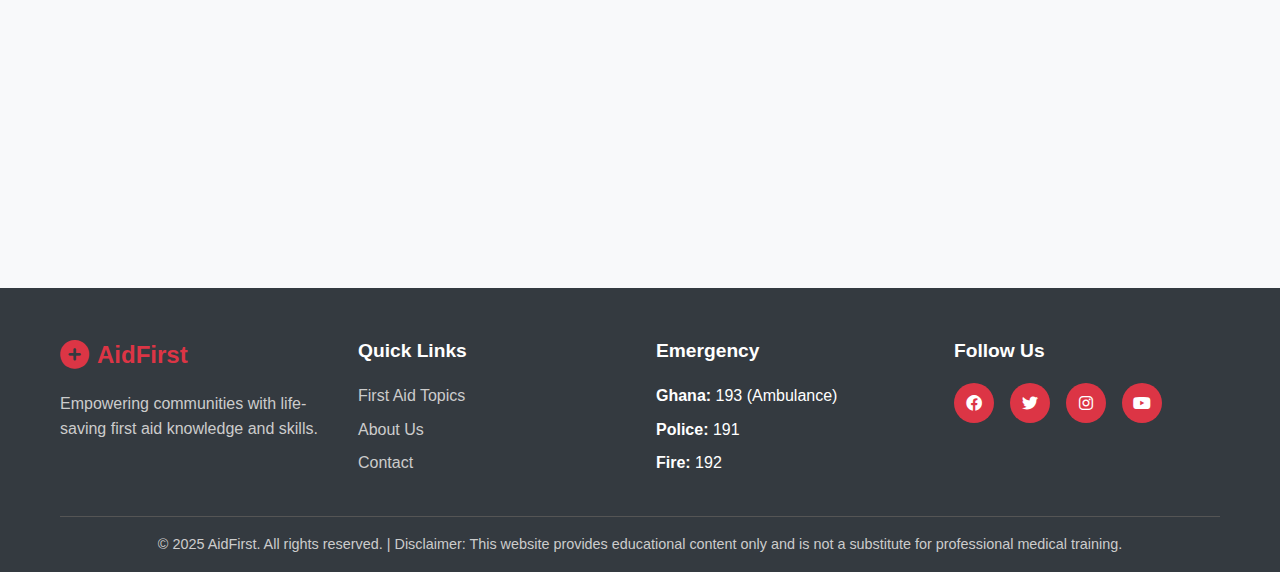
<file: signup.html>
<!DOCTYPE html>
<html lang="en">
<head>
    <meta charset="UTF-8">
    <meta name="viewport" content="width=device-width, initial-scale=1.0">
    <title>Sign Up - AidFirst</title>
    <link rel="stylesheet" href="css/style.css">
    <link href="https://cdnjs.cloudflare.com/ajax/libs/font-awesome/6.0.0/css/all.min.css" rel="stylesheet">
</head>
<body>
    <!-- Navigation -->
    <nav class="navbar">
        <div class="nav-container">
            <div class="nav-logo">
                <i class="fas fa-plus-circle"></i>
                <span>AidFirst</span>
            </div>
            <ul class="nav-menu">
                <li><a href="index.html">Home</a></li>
                <li><a href="courses.html">Topics</a></li>
                <li><a href="about.html">About</a></li>
                <li><a href="contact.html">Contact</a></li>
            </ul>
            <div class="nav-auth">
                <a href="login.html" class="btn-login">Login</a>
                <a href="signup.html" class="btn-signup active">Sign Up</a>
            </div>
            <div class="hamburger">
                <span></span>
                <span></span>
                <span></span>
            </div>
        </div>
    </nav>

    <!-- Sign Up Section -->
    <section class="auth-section">
        <div class="auth-container">
            <div class="auth-content">
                <div class="auth-header">
                    <h1>Join AidFirst</h1>
                    <p>Create your account to start learning life-saving skills</p>
                </div>

                <!-- Sign Up Form -->
                <form class="auth-form" id="signupForm">
                    <div class="form-row">
                        <div class="form-group">
                            <label for="firstName">First Name</label>
                            <div class="input-group">
                                <i class="fas fa-user"></i>
                                <input type="text" id="firstName" name="firstName" required placeholder="First name">
                            </div>
                            <span class="error-message" id="firstNameError"></span>
                        </div>

                        <div class="form-group">
                            <label for="lastName">Last Name</label>
                            <div class="input-group">
                                <i class="fas fa-user"></i>
                                <input type="text" id="lastName" name="lastName" required placeholder="Last name">
                            </div>
                            <span class="error-message" id="lastNameError"></span>
                        </div>
                    </div>

                    <div class="form-group">
                        <label for="signupEmail">Email Address</label>
                        <div class="input-group">
                            <i class="fas fa-envelope"></i>
                            <input type="email" id="signupEmail" name="email" required placeholder="Enter your email">
                        </div>
                        <span class="error-message" id="emailError"></span>
                    </div>

                    <div class="form-group">
                        <label for="phone">Phone Number (Optional)</label>
                        <div class="input-group">
                            <i class="fas fa-phone"></i>
                            <input type="tel" id="phone" name="phone" placeholder="+233 XX XXX XXXX">
                        </div>
                    </div>

                    <div class="form-group">
                        <label for="signupPassword">Password</label>
                        <div class="input-group">
                            <i class="fas fa-lock"></i>
                            <input type="password" id="signupPassword" name="password" required placeholder="Create password">
                            <button type="button" class="password-toggle" onclick="togglePassword('signupPassword')">
                                <i class="fas fa-eye"></i>
                            </button>
                        </div>
                        <span class="error-message" id="passwordError"></span>
                        <div class="password-strength" id="passwordStrength">
                            <div class="strength-bar">
                                <div class="strength-fill"></div>
                            </div>
                            <span class="strength-text">Password strength</span>
                        </div>
                    </div>

                    <div class="form-group">
                        <label for="confirmPassword">Confirm Password</label>
                        <div class="input-group">
                            <i class="fas fa-lock"></i>
                            <input type="password" id="confirmPassword" name="confirmPassword" required placeholder="Confirm password">
                            <button type="button" class="password-toggle" onclick="togglePassword('confirmPassword')">
                                <i class="fas fa-eye"></i>
                            </button>
                        </div>
                        <span class="error-message" id="confirmPasswordError"></span>
                    </div>

                    <div class="form-group">
                        <label for="userType">I am a:</label>
                        <select id="userType" name="userType" required>
                            <option value="">Select your background</option>
                            <option value="general">General Public</option>
                            <option value="student">Student</option>
                            <option value="teacher">Teacher/Educator</option>
                            <option value="healthcare">Healthcare Worker</option>
                            <option value="workplace">Workplace Safety Officer</option>
                            <option value="parent">Parent/Guardian</option>
                            <option value="other">Other</option>
                        </select>
                        <span class="error-message" id="userTypeError"></span>
                    </div>

                    <div class="form-options">
                        <div class="checkbox-group">
                            <input type="checkbox" id="agreeTerms" name="agreeTerms" required>
                            <label for="agreeTerms">I agree to the <a href="#">Terms of Service</a> and <a href="#">Privacy Policy</a></label>
                        </div>
                        <span class="error-message" id="termsError"></span>
                        
                        <div class="checkbox-group">
                            <input type="checkbox" id="newsletter" name="newsletter">
                            <label for="newsletter">Send me first aid tips and updates via email</label>
                        </div>
                    </div>

                    <button type="submit" class="auth-btn">
                        <i class="fas fa-user-plus"></i>
                        Create Account
                    </button>
                </form>

                <!-- Social Sign Up -->
                <div class="social-login">
                    <div class="divider">
                        <span>or sign up with</span>
                    </div>
                    <div class="social-buttons">
                        <button class="social-btn google" onclick="socialLogin('google')">
                            <i class="fab fa-google"></i>
                            Google
                        </button>
                        <button class="social-btn facebook" onclick="socialLogin('facebook')">
                            <i class="fab fa-facebook-f"></i>
                            Facebook
                        </button>
                    </div>
                </div>

                <!-- Login Link -->
                <div class="auth-footer">
                    <p>Already have an account? <a href="login.html">Sign in here</a></p>
                </div>

                <!-- Success Message -->
                <div class="success-message" id="signupSuccess" style="display: none;">
                    <i class="fas fa-check-circle"></i>
                    <h3>Account Created Successfully!</h3>
                    <p>Welcome to AidFirst! You can now access all our first aid resources.</p>
                </div>
            </div>

            <!-- Auth Image -->
            <div class="auth-image">
                <img src="images/signup.jpg" alt="Medical Training">
                <div class="image-overlay">
                    <h2>Start Your Journey</h2>
                    <p>Join our community of lifesavers and learn essential first aid skills</p>
                </div>
            </div>
        </div>
    </section>

    <!-- Benefits Section -->
    <section class="auth-features">
        <div class="container">
            <h2>Why Join AidFirst?</h2>
            <div class="features-grid">
                <div class="feature-item">
                    <i class="fas fa-graduation-cap"></i>
                    <h4>Expert Training</h4>
                    <p>Learn from certified medical professionals and evidence-based content</p>
                </div>
                <div class="feature-item">
                    <i class="fas fa-mobile-alt"></i>
                    <h4>Learn Anywhere</h4>
                    <p>Access training materials on any device, anytime, anywhere</p>
                </div>
                <div class="feature-item">
                    <i class="fas fa-heart"></i>
                    <h4>Save Lives</h4>
                    <p>Gain confidence to act in emergency situations and potentially save lives</p>
                </div>
                <div class="feature-item">
                    <i class="fas fa-certificate"></i>
                    <h4>Get Certified</h4>
                    <p>Earn certificates of completion for your first aid training</p>
                </div>
            </div>
        </div>
    </section>

    <!-- Footer -->
    <footer class="footer">
        <div class="container">
            <div class="footer-content">
                <div class="footer-section">
                    <div class="footer-logo">
                        <i class="fas fa-plus-circle"></i>
                        <span>AidFirst</span>
                    </div>
                    <p>Empowering communities with life-saving first aid knowledge and skills.</p>
                </div>
                <div class="footer-section">
                    <h4>Quick Links</h4>
                    <ul>
                        <li><a href="topics.html">First Aid Topics</a></li>
                        <li><a href="about.html">About Us</a></li>
                        <li><a href="contact.html">Contact</a></li>
                    </ul>
                </div>
                <div class="footer-section">
                    <h4>Emergency</h4>
                    <ul>
                        <li><strong>Ghana:</strong> 193 (Ambulance)</li>
                        <li><strong>Police:</strong> 191</li>
                        <li><strong>Fire:</strong> 192</li>
                    </ul>
                </div>
                <div class="footer-section">
                    <h4>Follow Us</h4>
                    <div class="social-links">
                        <a href="#"><i class="fab fa-facebook"></i></a>
                        <a href="#"><i class="fab fa-twitter"></i></a>
                        <a href="#"><i class="fab fa-instagram"></i></a>
                        <a href="#"><i class="fab fa-youtube"></i></a>
                    </div>
                </div>
            </div>
            <div class="footer-bottom">
                <p>&copy; 2025 AidFirst. All rights reserved. | Disclaimer: This website provides educational content only and is not a substitute for professional medical training.</p>
            </div>
        </div>
    </footer>

    <script src="js/script.js"></script>
</body>
</html>
</file>
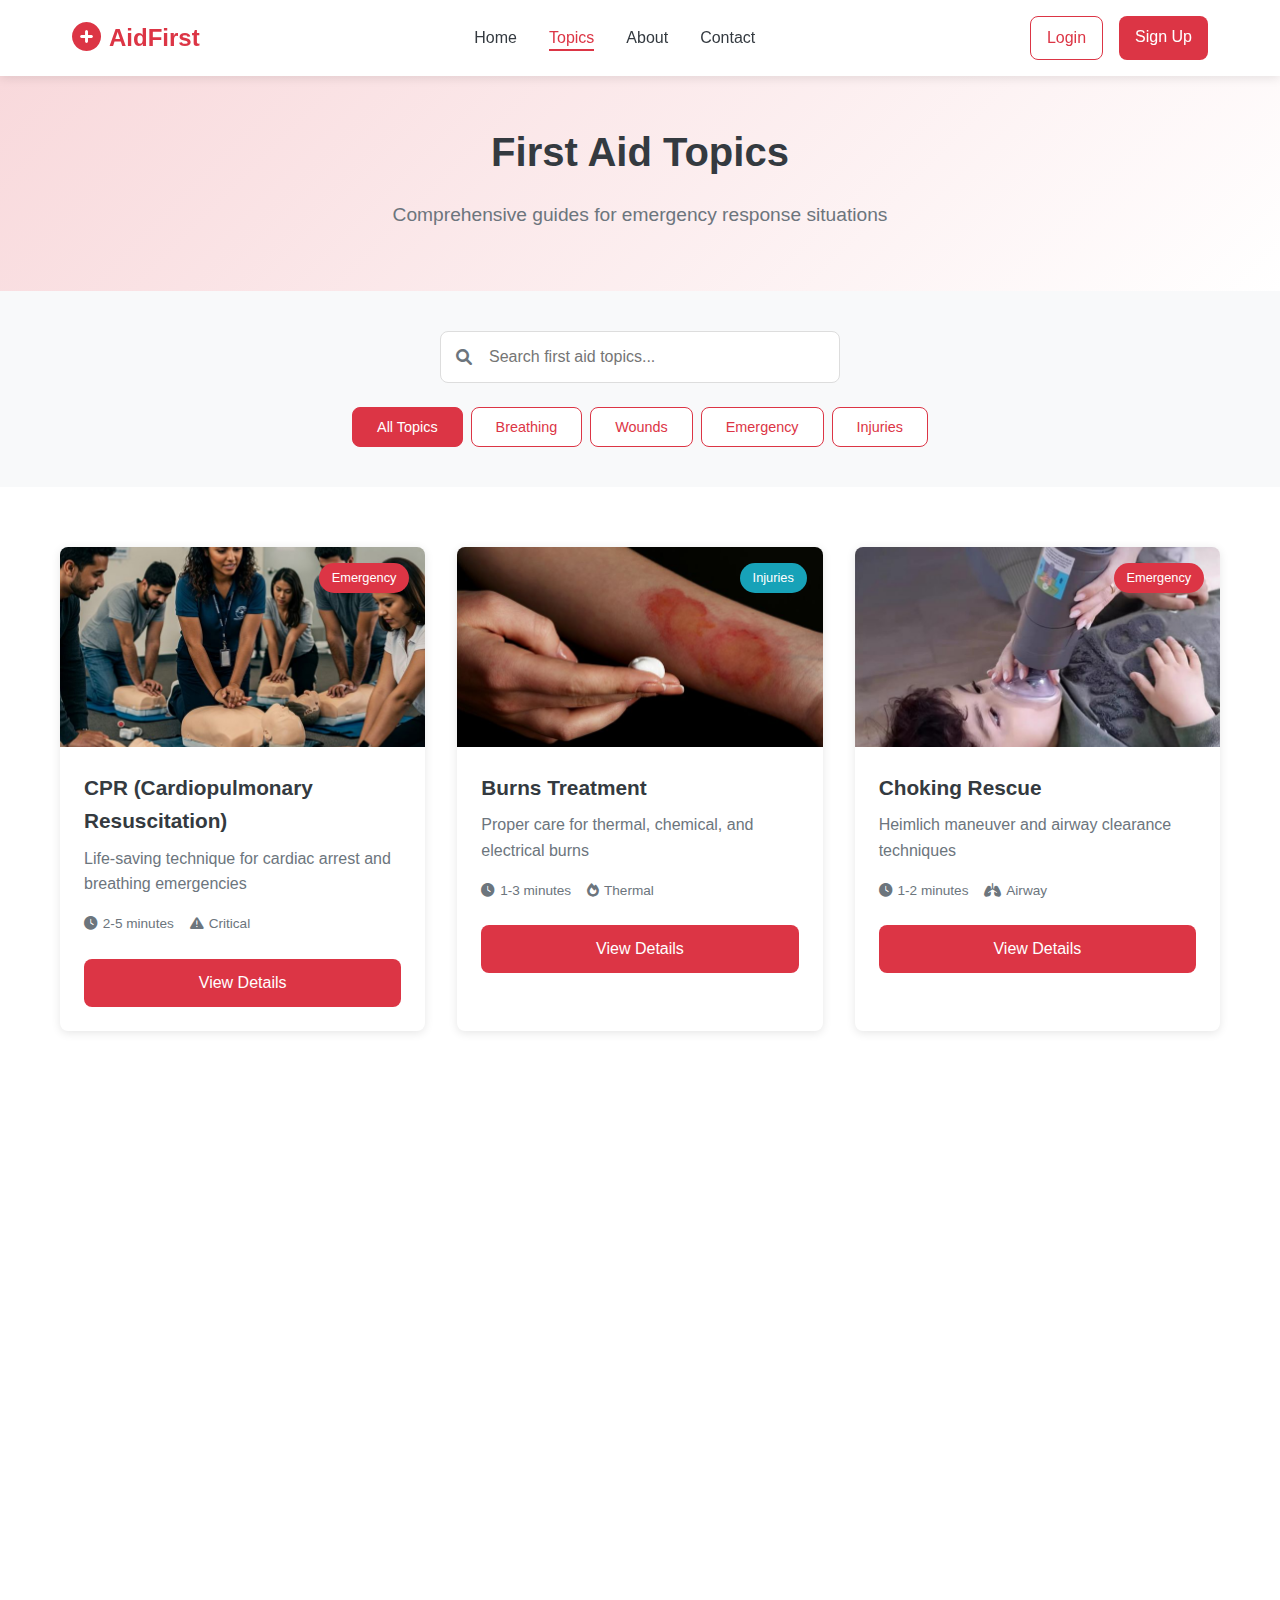
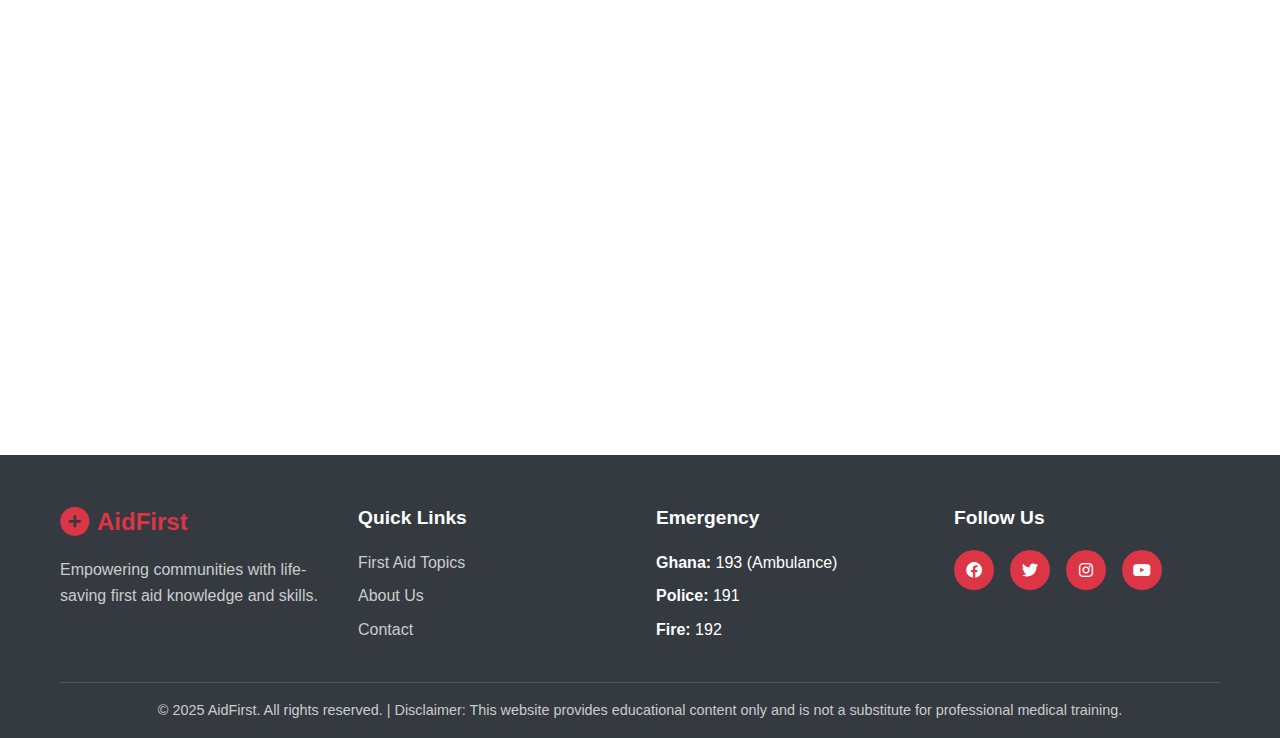
<file: topics.html>
<!DOCTYPE html>
<html lang="en">
<head>
    <meta charset="UTF-8">
    <meta name="viewport" content="width=device-width, initial-scale=1.0">
    <title>First Aid Topics - AidFirst</title>
    <link rel="stylesheet" href="css/style.css">
    <link href="https://cdnjs.cloudflare.com/ajax/libs/font-awesome/6.0.0/css/all.min.css" rel="stylesheet">
</head>
<body>
    <!-- Navigation -->
    <nav class="navbar">
        <div class="nav-container">
            <div class="nav-logo">
                <i class="fas fa-plus-circle"></i>
                <span>AidFirst</span>
            </div>
            <ul class="nav-menu">
                <li><a href="index.html">Home</a></li>
                <li><a href="topics.html" class="active">Topics</a></li>
                <li><a href="about.html">About</a></li>
                <li><a href="contact.html">Contact</a></li>
            </ul>
            <div class="nav-auth">
                <a href="login.html" class="btn-login">Login</a>
                <a href="signup.html" class="btn-signup">Sign Up</a>
            </div>
            <div class="hamburger">
                <span></span>
                <span></span>
                <span></span>
            </div>
        </div>
    </nav>

    <!-- Page Header -->
    <section class="page-header">
        <div class="container">
            <h1>First Aid Topics</h1>
            <p>Comprehensive guides for emergency response situations</p>
        </div>
    </section>

    <!-- Search and Filter Section -->
    <section class="search-filter">
        <div class="container">
            <div class="search-controls">
                <div class="search-box">
                    <i class="fas fa-search"></i>
                    <input type="text" id="searchInput" placeholder="Search first aid topics...">
                </div>
                <div class="filter-buttons">
                    <button class="filter-btn active" data-category="all">All Topics</button>
                    <button class="filter-btn" data-category="breathing">Breathing</button>
                    <button class="filter-btn" data-category="wounds">Wounds</button>
                    <button class="filter-btn" data-category="emergency">Emergency</button>
                    <button class="filter-btn" data-category="injuries">Injuries</button>
                </div>
            </div>
        </div>
    </section>

    <!-- Topics Grid -->
    <section class="topics-section">
        <div class="container">
            <div class="topics-grid" id="topicsGrid">
                <!-- CPR Topic -->
                <div class="topic-card" data-category="breathing emergency">
                    <div class="card-image">
                        <img src="images/CPR.jpg" alt="CPR first aid">
                        <div class="card-badge emergency">Emergency</div>
                    </div>
                    <div class="card-content">
                        <h3>CPR (Cardiopulmonary Resuscitation)</h3>
                        <p>Life-saving technique for cardiac arrest and breathing emergencies</p>
                        <div class="card-meta">
                            <span><i class="fas fa-clock"></i> 2-5 minutes</span>
                            <span><i class="fas fa-exclamation-triangle"></i> Critical</span>
                        </div>
                        <a href="topics.html" class="view-details-btn">View Details</a>
                    </div>
                </div>

                <!-- Burns Topic -->
                <div class="topic-card" data-category="injuries wounds">
                    <div class="card-image">
                        <img src="images/fire.jpg" alt="Burns first aid">
                        <div class="card-badge injuries">Injuries</div>
                    </div>
                    <div class="card-content">
                        <h3>Burns Treatment</h3>
                        <p>Proper care for thermal, chemical, and electrical burns</p>
                        <div class="card-meta">
                            <span><i class="fas fa-clock"></i> 1-3 minutes</span>
                            <span><i class="fas fa-fire"></i> Thermal</span>
                        </div>
                        <a href="topics.html" class="view-details-btn">View Details</a>
                    </div>
                </div>

                <!-- Choking Topic -->
                <div class="topic-card" data-category="breathing emergency">
                    <div class="card-image">
                        <img src="images/Choking Rescue.jpg" alt="Choking first aid">
                        <div class="card-badge emergency">Emergency</div>
                    </div>
                    <div class="card-content">
                        <h3>Choking Rescue</h3>
                        <p>Heimlich maneuver and airway clearance techniques</p>
                        <div class="card-meta">
                            <span><i class="fas fa-clock"></i> 1-2 minutes</span>
                            <span><i class="fas fa-lungs"></i> Airway</span>
                        </div>
                        <a href="topics.html" class="view-details-btn">View Details</a>
                    </div>
                </div>

                <!-- Bleeding Control Topic -->
                <div class="topic-card" data-category="wounds emergency">
                    <div class="card-image">
                        <img src="images/Bleeding Control.jpg" alt="Bleeding control first aid">
                        <div class="card-badge wounds">Wounds</div>
                    </div>
                    <div class="card-content">
                        <h3>Bleeding Control</h3>
                        <p>Methods to stop bleeding and prevent shock</p>
                        <div class="card-meta">
                            <span><i class="fas fa-clock"></i> 1-5 minutes</span>
                            <span><i class="fas fa-tint"></i> Hemorrhage</span>
                        </div>
                        <a href="topics.html" class="view-details-btn">View Details</a>
                    </div>
                </div>

                <!-- Nosebleed Topic -->
                <div class="topic-card" data-category="wounds">
                    <div class="card-image">
                        <img src="images/Nosebleed Causes.jpg" alt="Nosebleed first aid">
                        <div class="card-badge wounds">Wounds</div>
                    </div>
                    <div class="card-content">
                        <h3>Nosebleed Treatment</h3>
                        <p>Simple steps to control and stop nosebleeds safely</p>
                        <div class="card-meta">
                            <span><i class="fas fa-clock"></i> 5-10 minutes</span>
                            <span><i class="fas fa-head-side-virus"></i> Nasal</span>
                        </div>
                        <a href="topics.html" class="view-details-btn">View Details</a>
                    </div>
                </div>

                <!-- Snake Bites Topic -->
                <div class="topic-card" data-category="emergency injuries">
                    <div class="card-image">
                        <img src="images/Snake Bite Response.jpg" alt="Snake bite first aid">
                        <div class="card-badge emergency">Emergency</div>
                    </div>
                    <div class="card-content">
                        <h3>Snake Bite Response</h3>
                        <p>Critical steps for venomous and non-venomous snake bites</p>
                        <div class="card-meta">
                            <span><i class="fas fa-clock"></i> Immediate</span>
                            <span><i class="fas fa-exclamation-circle"></i> Toxic</span>
                        </div>
                        <a href="topics.html" class="view-details-btn">View Details</a>
                    </div>
                </div>

                <!-- Seizures Topic -->
                <div class="topic-card" data-category="emergency">
                    <div class="card-image">
                        <img src="images/Seizure Management.jpg" alt="Seizure first aid">
                        <div class="card-badge emergency">Emergency</div>
                    </div>
                    <div class="card-content">
                        <h3>Seizure Management</h3>
                        <p>How to safely assist someone having a seizure</p>
                        <div class="card-meta">
                            <span><i class="fas fa-clock"></i> During episode</span>
                            <span><i class="fas fa-brain"></i> Neurological</span>
                        </div>
                        <a href="topics.html" class="view-details-btn">View Details</a>
                    </div>
                </div>

                <!-- Fractures Topic -->
                <div class="topic-card" data-category="injuries">
                    <div class="card-image">
                        <img src="images/Fracture Stabilization.jpg" alt="Fracture first aid">
                        <div class="card-badge injuries">Injuries</div>
                    </div>
                    <div class="card-content">
                        <h3>Fracture Stabilization</h3>
                        <p>Immobilization techniques for suspected broken bones</p>
                        <div class="card-meta">
                            <span><i class="fas fa-clock"></i> 5-10 minutes</span>
                            <span><i class="fas fa-bone"></i> Skeletal</span>
                        </div>
                        <a href="topics.html" class="view-details-btn">View Details</a>
                    </div>
                </div>
            </div>

            <!-- No Results Message -->
            <div id="noResults" class="no-results" style="display: none;">
                <i class="fas fa-search"></i>
                <h3>No topics found</h3>
                <p>Try adjusting your search or filter criteria</p>
            </div>
        </div>
    </section>

    <!-- Footer -->
    <footer class="footer">
        <div class="container">
            <div class="footer-content">
                <div class="footer-section">
                    <div class="footer-logo">
                        <i class="fas fa-plus-circle"></i>
                        <span>AidFirst</span>
                    </div>
                    <p>Empowering communities with life-saving first aid knowledge and skills.</p>
                </div>
                <div class="footer-section">
                    <h4>Quick Links</h4>
                    <ul>
                        <li><a href="topics.html">First Aid Topics</a></li>
                        <li><a href="about.html">About Us</a></li>
                        <li><a href="contact.html">Contact</a></li>
                    </ul>
                </div>
                <div class="footer-section">
                    <h4>Emergency</h4>
                    <ul>
                        <li><strong>Ghana:</strong> 193 (Ambulance)</li>
                        <li><strong>Police:</strong> 191</li>
                        <li><strong>Fire:</strong> 192</li>
                    </ul>
                </div>
                <div class="footer-section">
                    <h4>Follow Us</h4>
                    <div class="social-links">
                        <a href="#"><i class="fab fa-facebook"></i></a>
                        <a href="#"><i class="fab fa-twitter"></i></a>
                        <a href="#"><i class="fab fa-instagram"></i></a>
                        <a href="#"><i class="fab fa-youtube"></i></a>
                    </div>
                </div>
            </div>
            <div class="footer-bottom">
                <p>&copy; 2025 AidFirst. All rights reserved. | Disclaimer: This website provides educational content only and is not a substitute for professional medical training.</p>
            </div>
        </div>
    </footer>

    <script src="js/script.js"></script>
</body>
</html>
</file>
<file: css/style.css>
/* Global Styles */
* {
    margin: 0;
    padding: 0;
    box-sizing: border-box;
}

:root {
    --primary-red: #dc3545;
    --dark-red: #b02a37;
    --light-red: #f8d7da;
    --white: #ffffff;
    --light-gray: #f8f9fa;
    --medium-gray: #6c757d;
    --dark-gray: #343a40;
    --success: #28a745;
    --warning: #ffc107;
    --danger: #dc3545;
    --info: #17a2b8;
    --shadow: 0 2px 10px rgba(0,0,0,0.1);
    --shadow-hover: 0 4px 20px rgba(0,0,0,0.15);
    --border-radius: 8px;
    --transition: all 0.3s ease;
}

body {
    font-family: 'Arial', sans-serif;
    line-height: 1.6;
    color: var(--dark-gray);
    background-color: var(--white);
}

.container {
    max-width: 1200px;
    margin: 0 auto;
    padding: 0 20px;
}

/* Navigation Styles */
.navbar {
    background: var(--white);
    box-shadow: var(--shadow);
    position: fixed;
    top: 0;
    left: 0;
    right: 0;
    z-index: 1000;
}

.nav-container {
    display: flex;
    justify-content: space-between;
    align-items: center;
    padding: 1rem 2rem;
    max-width: 1200px;
    margin: 0 auto;
}

.nav-logo {
    display: flex;
    align-items: center;
    font-size: 1.5rem;
    font-weight: bold;
    color: var(--primary-red);
    text-decoration: none;
}

.nav-logo i {
    margin-right: 0.5rem;
    font-size: 1.8rem;
}

.nav-menu {
    display: flex;
    list-style: none;
    gap: 2rem;
}

.nav-menu a {
    text-decoration: none;
    color: var(--dark-gray);
    font-weight: 500;
    transition: var(--transition);
    position: relative;
}

.nav-menu a:hover,
.nav-menu a.active {
    color: var(--primary-red);
}

.nav-menu a.active::after {
    content: '';
    position: absolute;
    bottom: -5px;
    left: 0;
    width: 100%;
    height: 2px;
    background: var(--primary-red);
}

.nav-auth {
    display: flex;
    gap: 1rem;
}

.btn-login, .btn-signup {
    padding: 0.5rem 1rem;
    text-decoration: none;
    border-radius: var(--border-radius);
    font-weight: 500;
    transition: var(--transition);
}

.btn-login {
    color: var(--primary-red);
    border: 1px solid var(--primary-red);
}

.btn-login:hover,
.btn-login.active {
    background: var(--primary-red);
    color: var(--white);
}

.btn-signup {
    background: var(--primary-red);
    color: var(--white);
}

.btn-signup:hover,
.btn-signup.active {
    background: var(--dark-red);
}

.hamburger {
    display: none;
    flex-direction: column;
    cursor: pointer;
}

.hamburger span {
    width: 25px;
    height: 3px;
    background: var(--dark-gray);
    margin: 3px 0;
    transition: var(--transition);
}

/* Hero Section */
.hero {
    padding: 120px 0 80px;
    background: linear-gradient(135deg, var(--light-red), var(--white));
}

.hero-content {
    display: grid;
    grid-template-columns: 1fr 1fr;
    gap: 3rem;
    align-items: center;
    max-width: 1200px;
    margin: 0 auto;
    padding: 0 2rem;
}

.hero-text h1 {
    font-size: 3rem;
    font-weight: bold;
    color: var(--dark-gray);
    margin-bottom: 0.5rem;
}

.hero-text h2 {
    font-size: 2rem;
    color: var(--primary-red);
    margin-bottom: 1rem;
}

.hero-text p {
    font-size: 1.1rem;
    color: var(--medium-gray);
    margin-bottom: 2rem;
    line-height: 1.7;
}

.cta-button {
    display: inline-flex;
    align-items: center;
    background: var(--primary-red);
    color: var(--white);
    padding: 1rem 2rem;
    text-decoration: none;
    border-radius: var(--border-radius);
    font-weight: 600;
    font-size: 1.1rem;
    transition: var(--transition);
    box-shadow: var(--shadow);
}

.cta-button:hover {
    background: var(--dark-red);
    transform: translateY(-2px);
    box-shadow: var(--shadow-hover);
}

.hero-image {
    text-align: center;
}

.hero-image img {
    width: 100%;
    max-width: 500px;
    height: auto;
    border-radius: var(--border-radius);
    box-shadow: var(--shadow);
}

/* Highlights Section */
.highlights {
    padding: 80px 0;
    background: var(--white);
}

.highlights h2 {
    text-align: center;
    font-size: 2.5rem;
    color: var(--dark-gray);
    margin-bottom: 3rem;
}

.cards-grid {
    display: grid;
    grid-template-columns: repeat(auto-fit, minmax(280px, 1fr));
    gap: 2rem;
}

.highlight-card {
    background: var(--white);
    border-radius: var(--border-radius);
    padding: 1.5rem;
    box-shadow: var(--shadow);
    transition: var(--transition);
    position: relative;
    overflow: hidden;
}

.highlight-card:hover {
    transform: translateY(-5px);
    box-shadow: var(--shadow-hover);
}

.card-icon {
    position: absolute;
    top: 1rem;
    right: 1rem;
    color: var(--primary-red);
    font-size: 1.5rem;
}

.highlight-card img {
    width: 100%;
    height: 200px;
    object-fit: cover;
    border-radius: var(--border-radius);
    margin-bottom: 1rem;
}

.highlight-card h3 {
    font-size: 1.3rem;
    color: var(--dark-gray);
    margin-bottom: 0.5rem;
}

.highlight-card p {
    color: var(--medium-gray);
    margin-bottom: 1.5rem;
    line-height: 1.6;
}

.card-btn {
    display: inline-flex;
    align-items: center;
    background: var(--primary-red);
    color: var(--white);
    padding: 0.7rem 1.5rem;
    text-decoration: none;
    border-radius: var(--border-radius);
    font-weight: 500;
    transition: var(--transition);
    font-size: 0.9rem;
}

.card-btn:hover {
    background: var(--dark-red);
}

/* Stats Section */
.stats {
    padding: 60px 0;
    background: var(--primary-red);
    color: var(--white);
}

.stats-grid {
    display: grid;
    grid-template-columns: repeat(auto-fit, minmax(200px, 1fr));
    gap: 2rem;
    text-align: center;
}

.stat-item h3 {
    font-size: 2.5rem;
    font-weight: bold;
    margin-bottom: 0.5rem;
}

.stat-item p {
    font-size: 1rem;
    opacity: 0.9;
}

/* Page Header */
.page-header {
    padding: 120px 0 60px;
    background: linear-gradient(135deg, var(--light-red), var(--white));
    text-align: center;
}

.page-header h1 {
    font-size: 2.5rem;
    color: var(--dark-gray);
    margin-bottom: 1rem;
}

.page-header p {
    font-size: 1.2rem;
    color: var(--medium-gray);
}

/* Search and Filter */
.search-filter {
    padding: 40px 0;
    background: var(--light-gray);
}

.search-controls {
    display: flex;
    flex-direction: column;
    gap: 1.5rem;
    align-items: center;
}

.search-box {
    position: relative;
    max-width: 400px;
    width: 100%;
}

.search-box i {
    position: absolute;
    left: 1rem;
    top: 50%;
    transform: translateY(-50%);
    color: var(--medium-gray);
}

.search-box input {
    width: 100%;
    padding: 1rem 1rem 1rem 3rem;
    border: 1px solid #ddd;
    border-radius: var(--border-radius);
    font-size: 1rem;
}

.filter-buttons {
    display: flex;
    gap: 0.5rem;
    flex-wrap: wrap;
    justify-content: center;
}

.filter-btn {
    padding: 0.7rem 1.5rem;
    border: 1px solid var(--primary-red);
    background: var(--white);
    color: var(--primary-red);
    border-radius: var(--border-radius);
    cursor: pointer;
    transition: var(--transition);
    font-size: 0.9rem;
}

.filter-btn:hover,
.filter-btn.active {
    background: var(--primary-red);
    color: var(--white);
}

/* Topics Grid */
.topics-section {
    padding: 60px 0;
}

.topics-grid {
    display: grid;
    grid-template-columns: repeat(auto-fit, minmax(320px, 1fr));
    gap: 2rem;
}

.topic-card {
    background: var(--white);
    border-radius: var(--border-radius);
    box-shadow: var(--shadow);
    overflow: hidden;
    transition: var(--transition);
}

.topic-card:hover {
    transform: translateY(-5px);
    box-shadow: var(--shadow-hover);
}

.card-image {
    position: relative;
    height: 200px;
    overflow: hidden;
}

.card-image img {
    width: 100%;
    height: 100%;
    object-fit: cover;
}

.card-badge {
    position: absolute;
    top: 1rem;
    right: 1rem;
    padding: 0.3rem 0.8rem;
    border-radius: 20px;
    font-size: 0.8rem;
    font-weight: 500;
    color: var(--white);
}

.card-badge.emergency {
    background: var(--danger);
}

.card-badge.wounds {
    background: var(--warning);
}

.card-badge.injuries {
    background: var(--info);
}

.card-content {
    padding: 1.5rem;
}

.card-content h3 {
    font-size: 1.3rem;
    color: var(--dark-gray);
    margin-bottom: 0.5rem;
}

.card-content p {
    color: var(--medium-gray);
    margin-bottom: 1rem;
    line-height: 1.6;
}

.card-meta {
    display: flex;
    gap: 1rem;
    margin-bottom: 1.5rem;
}

.card-meta span {
    display: flex;
    align-items: center;
    font-size: 0.85rem;
    color: var(--medium-gray);
}

.card-meta i {
    margin-right: 0.3rem;
}

.view-details-btn {
    display: inline-flex;
    align-items: center;
    background: var(--primary-red);
    color: var(--white);
    padding: 0.7rem 1.5rem;
    text-decoration: none;
    border-radius: var(--border-radius);
    font-weight: 500;
    transition: var(--transition);
    width: 100%;
    justify-content: center;
}

.view-details-btn:hover {
    background: var(--dark-red);
}

/* No Results */
.no-results {
    text-align: center;
    padding: 4rem 2rem;
    color: var(--medium-gray);
}

.no-results i {
    font-size: 4rem;
    margin-bottom: 1rem;
    opacity: 0.5;
}

.no-results h3 {
    font-size: 1.5rem;
    margin-bottom: 0.5rem;
}

/* Course Details */
.course-details {
    padding: 120px 0 60px;
}

.back-nav {
    margin-bottom: 2rem;
}

.back-btn {
    display: inline-flex;
    align-items: center;
    color: var(--primary-red);
    text-decoration: none;
    font-weight: 500;
    transition: var(--transition);
}

.back-btn:hover {
    color: var(--dark-red);
}

.back-btn i {
    margin-right: 0.5rem;
}

.course-header {
    display: grid;
    grid-template-columns: 1fr 2fr;
    gap: 3rem;
    margin-bottom: 3rem;
    align-items: center;
}

.course-image img {
    width: 100%;
    border-radius: var(--border-radius);
    box-shadow: var(--shadow);
}

.course-info h1 {
    font-size: 2.5rem;
    color: var(--dark-gray);
    margin-bottom: 1rem;
}

.course-info p {
    font-size: 1.1rem;
    color: var(--medium-gray);
    margin-bottom: 1.5rem;
    line-height: 1.7;
}

.course-meta {
    display: flex;
    gap: 2rem;
    flex-wrap: wrap;
}

.course-meta span {
    display: flex;
    align-items: center;
    font-weight: 500;
    color: var(--medium-gray);
}

.course-meta i {
    margin-right: 0.5rem;
    color: var(--primary-red);
}

/* Course Content */
.course-content {
    margin-bottom: 3rem;
}

.content-section {
    margin-bottom: 2rem;
    background: var(--white);
    border-radius: var(--border-radius);
    box-shadow: var(--shadow);
    overflow: hidden;
}

.section-toggle {
    display: flex;
    align-items: center;
    padding: 1.5rem;
    margin: 0;
    background: var(--light-gray);
    color: var(--dark-gray);
    font-size: 1.3rem;
    cursor: pointer;
    transition: var(--transition);
    border: none;
    width: 100%;
    text-align: left;
}

.section-toggle:hover {
    background: #e9ecef;
}

.section-toggle i {
    margin-right: 1rem;
    transition: var(--transition);
}

.section-toggle.active i {
    transform: rotate(180deg);
}

.section-content {
    padding: 1.5rem;
    display: none;
}

.section-content.active {
    display: block;
}

.steps-container {
    display: flex;
    flex-direction: column;
    gap: 1.5rem;
}

.step-item {
    display: flex;
    gap: 1rem;
    align-items: flex-start;
}

.step-number {
    flex-shrink: 0;
    width: 40px;
    height: 40px;
    background: var(--primary-red);
    color: var(--white);
    border-radius: 50%;
    display: flex;
    align-items: center;
    justify-content: center;
    font-weight: bold;
    font-size: 1.1rem;
}

.step-content {
    flex: 1;
    padding-top: 0.5rem;
}

.step-content h4 {
    font-size: 1.1rem;
    margin-bottom: 0.5rem;
    color: var(--dark-gray);
}

.step-content p {
    color: var(--medium-gray);
    line-height: 1.6;
}

.tools-grid {
    display: grid;
    grid-template-columns: repeat(auto-fit, minmax(150px, 1fr));
    gap: 1rem;
}

.tool-item {
    display: flex;
    flex-direction: column;
    align-items: center;
    padding: 1rem;
    background: var(--light-gray);
    border-radius: var(--border-radius);
    text-align: center;
}

.tool-item i {
    font-size: 2rem;
    color: var(--primary-red);
    margin-bottom: 0.5rem;
}

.warning-section {
    border-left: 4px solid var(--warning);
}

.warning-box {
    display: flex;
    gap: 1rem;
    align-items: flex-start;
    padding: 1rem;
    background: #fff3cd;
    border-radius: var(--border-radius);
}

.warning-box i {
    color: var(--warning);
    font-size: 1.5rem;
    flex-shrink: 0;
}

.emergency-section {
    border-left: 4px solid var(--danger);
}

.emergency-box {
    display: flex;
    gap: 1rem;
    align-items: flex-start;
    padding: 1rem;
    background: #f8d7da;
    border-radius: var(--border-radius);
}

.emergency-box i {
    color: var(--danger);
    font-size: 1.5rem;
    flex-shrink: 0;
}

.emergency-box h4 {
    color: var(--danger);
    margin-bottom: 0.5rem;
}

.emergency-box ul {
    margin-left: 1rem;
}

.emergency-box li {
    margin-bottom: 0.3rem;
}

/* Course Actions */
.course-actions {
    display: flex;
    gap: 1rem;
    justify-content: center;
    flex-wrap: wrap;
}

.action-btn {
    display: inline-flex;
    align-items: center;
    padding: 1rem 2rem;
    border: none;
    border-radius: var(--border-radius);
    font-weight: 500;
    font-size: 1rem;
    cursor: pointer;
    transition: var(--transition);
    text-decoration: none;
}

.action-btn i {
    margin-right: 0.5rem;
}

.action-btn.primary {
    background: var(--primary-red);
    color: var(--white);
}

.action-btn.primary:hover {
    background: var(--dark-red);
}

.action-btn.secondary {
    background: var(--white);
    color: var(--primary-red);
    border: 1px solid var(--primary-red);
}

.action-btn.secondary:hover {
    background: var(--primary-red);
    color: var(--white);
}

.action-btn.tertiary {
    background: var(--light-gray);
    color: var(--dark-gray);
}

.action-btn.tertiary:hover {
    background: var(--medium-gray);
    color: var(--white);
}

/* Related Topics */
.related-topics {
    padding: 60px 0;
    background: var(--light-gray);
}

.related-topics h2 {
    text-align: center;
    font-size: 2rem;
    color: var(--dark-gray);
    margin-bottom: 2rem;
}

.related-grid {
    display: grid;
    grid-template-columns: repeat(auto-fit, minmax(250px, 1fr));
    gap: 1.5rem;
}

/* About Page */
.about-content {
    padding: 60px 0;
}

.about-section {
    display: grid;
    grid-template-columns: 1fr 1fr;
    gap: 3rem;
    align-items: center;
    margin-bottom: 4rem;
}

.about-section.reverse {
    direction: rtl;
}

.about-section.reverse > * {
    direction: ltr;
}

.about-text h2 {
    font-size: 2rem;
    color: var(--dark-gray);
    margin-bottom: 1rem;
}

.about-text p {
    color: var(--medium-gray);
    line-height: 1.7;
    margin-bottom: 1rem;
}

.about-image img {
    width: 100%;
    border-radius: var(--border-radius);
    box-shadow: var(--shadow);
}

.values-section {
    margin-bottom: 4rem;
}

.values-section h2 {
    text-align: center;
    font-size: 2rem;
    color: var(--dark-gray);
    margin-bottom: 3rem;
}

.values-grid {
    display: grid;
    grid-template-columns: repeat(auto-fit, minmax(250px, 1fr));
    gap: 2rem;
}

.value-item {
    text-align: center;
    padding: 2rem;
    background: var(--white);
    border-radius: var(--border-radius);
    box-shadow: var(--shadow);
}

.value-icon {
    width: 80px;
    height: 80px;
    background: var(--light-red);
    border-radius: 50%;
    display: flex;
    align-items: center;
    justify-content: center;
    margin: 0 auto 1rem;
}

.value-icon i {
    font-size: 2rem;
    color: var(--primary-red);
}

.value-item h3 {
    font-size: 1.3rem;
    color: var(--dark-gray);
    margin-bottom: 1rem;
}

.value-item p {
    color: var(--medium-gray);
    line-height: 1.6;
}

.video-section {
    margin-bottom: 4rem;
    text-align: center;
}

.video-section h2 {
    font-size: 2rem;
    color: var(--dark-gray);
    margin-bottom: 2rem;
}

.video-container {
    max-width: 800px;
    margin: 0 auto 1rem;
    position: relative;
    width: 100%;
    height: 0;
    padding-bottom: 56.25%; /* 16:9 aspect ratio */
}

.video-container iframe {
    position: absolute;
    top: 0;
    left: 0;
    width: 100%;
    height: 100%;
    border-radius: var(--border-radius);
}

.team-section {
    margin-bottom: 4rem;
}

.team-section h2 {
    text-align: center;
    font-size: 2rem;
    color: var(--dark-gray);
    margin-bottom: 3rem;
}

.impact-stats {
    display: grid;
    grid-template-columns: repeat(auto-fit, minmax(200px, 1fr));
    gap: 2rem;
}

.stat-card {
    text-align: center;
    padding: 2rem;
    background: var(--white);
    border-radius: var(--border-radius);
    box-shadow: var(--shadow);
}

.stat-card h3 {
    font-size: 2.5rem;
    color: var(--primary-red);
    font-weight: bold;
    margin-bottom: 0.5rem;
}

.stat-card p {
    color: var(--medium-gray);
}

.story-section {
    margin-bottom: 4rem;
}

.story-content h2 {
    text-align: center;
    font-size: 2rem;
    color: var(--dark-gray);
    margin-bottom: 3rem;
}

.story-grid {
    display: grid;
    gap: 3rem;
}

.story-item {
    display: grid;
    grid-template-columns: 1fr 2fr;
    gap: 2rem;
    align-items: center;
}

.story-item:nth-child(even) {
    direction: rtl;
}

.story-item:nth-child(even) > * {
    direction: ltr;
}

.story-item img {
    width: 100%;
    border-radius: var(--border-radius);
    box-shadow: var(--shadow);
}

.story-text h3 {
    font-size: 1.5rem;
    color: var(--dark-gray);
    margin-bottom: 1rem;
}

.story-text p {
    color: var(--medium-gray);
    line-height: 1.7;
}

.about-cta {
    text-align: center;
    padding: 3rem;
    background: var(--light-red);
    border-radius: var(--border-radius);
}

.about-cta h2 {
    font-size: 2rem;
    color: var(--dark-gray);
    margin-bottom: 1rem;
}

.about-cta p {
    font-size: 1.1rem;
    color: var(--medium-gray);
    margin-bottom: 2rem;
}

.cta-buttons {
    display: flex;
    gap: 1rem;
    justify-content: center;
    flex-wrap: wrap;
}

.cta-button.secondary {
    background: var(--white);
    color: var(--primary-red);
    border: 1px solid var(--primary-red);
}

.cta-button.secondary:hover {
    background: var(--primary-red);
    color: var(--white);
}

/* Contact Page */
.contact-section {
    padding: 60px 0;
}

.contact-grid {
    display: grid;
    grid-template-columns: 2fr 1fr;
    gap: 4rem;
}

.contact-form-container h2 {
    font-size: 2rem;
    color: var(--dark-gray);
    margin-bottom: 2rem;
}

.contact-form {
    display: grid;
    gap: 1.5rem;
}

.form-group {
    display: flex;
    flex-direction: column;
}

.form-group label {
    font-weight: 500;
    color: var(--dark-gray);
    margin-bottom: 0.5rem;
}

.form-group input,
.form-group select,
.form-group textarea {
    padding: 1rem;
    border: 1px solid #ddd;
    border-radius: var(--border-radius);
    font-size: 1rem;
    transition: var(--transition);
}

.form-group input:focus,
.form-group select:focus,
.form-group textarea:focus {
    outline: none;
    border-color: var(--primary-red);
    box-shadow: 0 0 0 2px rgba(220, 53, 69, 0.1);
}

.checkbox-group {
    flex-direction: row;
    align-items: center;
    gap: 0.5rem;
}

.checkbox-group input[type="checkbox"] {
    width: auto;
}

.error-message {
    color: var(--danger);
    font-size: 0.85rem;
    margin-top: 0.3rem;
    display: none;
}

.submit-btn {
    display: inline-flex;
    align-items: center;
    justify-content: center;
    background: var(--primary-red);
    color: var(--white);
    padding: 1rem 2rem;
    border: none;
    border-radius: var(--border-radius);
    font-weight: 500;
    font-size: 1rem;
    cursor: pointer;
    transition: var(--transition);
}

.submit-btn:hover {
    background: var(--dark-red);
}

.submit-btn i {
    margin-right: 0.5rem;
}

.success-message {
    text-align: center;
    padding: 2rem;
    background: #d4edda;
    border: 1px solid #c3e6cb;
    border-radius: var(--border-radius);
    color: var(--success);
}

.success-message i {
    font-size: 3rem;
    margin-bottom: 1rem;
}

.success-message h3 {
    font-size: 1.5rem;
    margin-bottom: 0.5rem;
}

.contact-info h2 {
    font-size: 2rem;
    color: var(--dark-gray);
    margin-bottom: 2rem;
}

.contact-item {
    display: flex;
    gap: 1rem;
    margin-bottom: 2rem;
    align-items: flex-start;
}

.contact-icon {
    width: 50px;
    height: 50px;
    background: var(--light-red);
    border-radius: 50%;
    display: flex;
    align-items: center;
    justify-content: center;
    flex-shrink: 0;
}

.contact-icon i {
    color: var(--primary-red);
    font-size: 1.2rem;
}

.contact-details h4 {
    font-size: 1.1rem;
    color: var(--dark-gray);
    margin-bottom: 0.5rem;
}

.contact-details p {
    color: var(--medium-gray);
    line-height: 1.6;
}

.emergency-contacts {
    margin-top: 2rem;
    padding: 1.5rem;
    background: var(--light-red);
    border-radius: var(--border-radius);
}

.emergency-contacts h3 {
    color: var(--dark-gray);
    margin-bottom: 1rem;
}

.emergency-item {
    color: var(--medium-gray);
    margin-bottom: 0.5rem;
}

.map-section {
    padding: 60px 0;
}

.map-section h2 {
    text-align: center;
    font-size: 2rem;
    color: var(--dark-gray);
    margin-bottom: 2rem;
}

.map-container {
    border-radius: var(--border-radius);
    overflow: hidden;
    box-shadow: var(--shadow);
}

.faq-section {
    padding: 60px 0;
    background: var(--light-gray);
}

.faq-section h2 {
    text-align: center;
    font-size: 2rem;
    color: var(--dark-gray);
    margin-bottom: 3rem;
}

.faq-grid {
    display: grid;
    grid-template-columns: repeat(auto-fit, minmax(300px, 1fr));
    gap: 2rem;
}

.faq-item {
    background: var(--white);
    padding: 2rem;
    border-radius: var(--border-radius);
    box-shadow: var(--shadow);
}

.faq-item h4 {
    color: var(--dark-gray);
    margin-bottom: 1rem;
    font-size: 1.1rem;
}

.faq-item p {
    color: var(--medium-gray);
    line-height: 1.6;
}

/* Auth Pages */
.auth-section {
    padding: 120px 0 60px;
    min-height: 100vh;
    display: flex;
    align-items: center;
}

.auth-container {
    display: grid;
    grid-template-columns: 1fr 1fr;
    max-width: 1200px;
    margin: 0 auto;
    padding: 0 2rem;
    gap: 4rem;
    align-items: center;
}

.auth-content {
    background: var(--white);
    padding: 3rem;
    border-radius: var(--border-radius);
    box-shadow: var(--shadow);
}

.auth-header {
    text-align: center;
    margin-bottom: 2rem;
}

.auth-header h1 {
    font-size: 2rem;
    color: var(--dark-gray);
    margin-bottom: 0.5rem;
}

.auth-header p {
    color: var(--medium-gray);
}

.auth-form {
    display: grid;
    gap: 1.5rem;
}

.form-row {
    display: grid;
    grid-template-columns: 1fr 1fr;
    gap: 1rem;
}

.input-group {
    position: relative;
    display: flex;
    align-items: center;
}

.input-group i {
    position: absolute;
    left: 1rem;
    color: var(--medium-gray);
    z-index: 1;
}

.input-group input {
    width: 100%;
    padding: 1rem 1rem 1rem 3rem;
    border: 1px solid #ddd;
    border-radius: var(--border-radius);
    font-size: 1rem;
    transition: var(--transition);
}

.input-group input:focus {
    outline: none;
    border-color: var(--primary-red);
    box-shadow: 0 0 0 2px rgba(220, 53, 69, 0.1);
}

.password-toggle {
    position: absolute;
    right: 1rem;
    background: none;
    border: none;
    color: var(--medium-gray);
    cursor: pointer;
    z-index: 1;
}

.form-options {
    display: flex;
    justify-content: space-between;
    align-items: center;
    flex-wrap: wrap;
    gap: 1rem;
}

.forgot-password {
    color: var(--primary-red);
    text-decoration: none;
    font-size: 0.9rem;
}

.forgot-password:hover {
    text-decoration: underline;
}

.auth-btn {
    display: inline-flex;
    align-items: center;
    justify-content: center;
    background: var(--primary-red);
    color: var(--white);
    padding: 1rem 2rem;
    border: none;
    border-radius: var(--border-radius);
    font-weight: 500;
    font-size: 1rem;
    cursor: pointer;
    transition: var(--transition);
}

.auth-btn:hover {
    background: var(--dark-red);
}

.auth-btn i {
    margin-right: 0.5rem;
}

.social-login {
    margin: 2rem 0;
}

.divider {
    text-align: center;
    margin: 1rem 0;
    position: relative;
}

.divider::before {
    content: '';
    position: absolute;
    top: 50%;
    left: 0;
    right: 0;
    height: 1px;
    background: #ddd;
}

.divider span {
    background: var(--white);
    padding: 0 1rem;
    color: var(--medium-gray);
    font-size: 0.9rem;
}

.social-buttons {
    display: flex;
    gap: 1rem;
}

.social-btn {
    flex: 1;
    display: flex;
    align-items: center;
    justify-content: center;
    padding: 1rem;
    border: 1px solid #ddd;
    border-radius: var(--border-radius);
    background: var(--white);
    color: var(--dark-gray);
    cursor: pointer;
    transition: var(--transition);
    font-weight: 500;
}

.social-btn:hover {
    background: var(--light-gray);
}

.social-btn i {
    margin-right: 0.5rem;
}

.social-btn.google:hover {
    background: #db4437;
    color: var(--white);
    border-color: #db4437;
}

.social-btn.facebook:hover {
    background: #3b5998;
    color: var(--white);
    border-color: #3b5998;
}

.auth-footer {
    text-align: center;
    margin-top: 2rem;
}

.auth-footer a {
    color: var(--primary-red);
    text-decoration: none;
    font-weight: 500;
}

.auth-footer a:hover {
    text-decoration: underline;
}

.auth-image {
    position: relative;
    border-radius: var(--border-radius);
    overflow: hidden;
}

.auth-image img {
    width: 100%;
    height: 500px;
    object-fit: cover;
}

.image-overlay {
    position: absolute;
    bottom: 0;
    left: 0;
    right: 0;
    background: linear-gradient(transparent, rgba(0,0,0,0.7));
    color: var(--white);
    padding: 3rem 2rem 2rem;
}

.image-overlay h2 {
    font-size: 1.8rem;
    margin-bottom: 0.5rem;
}

.image-overlay p {
    opacity: 0.9;
}

.password-strength {
    margin-top: 0.5rem;
}

.strength-bar {
    height: 4px;
    background: #e0e0e0;
    border-radius: 2px;
    overflow: hidden;
    margin-bottom: 0.3rem;
}

.strength-fill {
    height: 100%;
    width: 0%;
    transition: var(--transition);
    border-radius: 2px;
}

.strength-text {
    font-size: 0.8rem;
    color: var(--medium-gray);
}

.auth-features {
    padding: 60px 0;
    background: var(--light-gray);
}

.auth-features h2 {
    text-align: center;
    font-size: 2rem;
    color: var(--dark-gray);
    margin-bottom: 3rem;
}

.features-grid {
    display: grid;
    grid-template-columns: repeat(auto-fit, minmax(250px, 1fr));
    gap: 2rem;
}

.feature-item {
    text-align: center;
    padding: 2rem;
    background: var(--white);
    border-radius: var(--border-radius);
    box-shadow: var(--shadow);
}

.feature-item i {
    font-size: 3rem;
    color: var(--primary-red);
    margin-bottom: 1rem;
}

.feature-item h4 {
    font-size: 1.3rem;
    color: var(--dark-gray);
    margin-bottom: 1rem;
}

.feature-item p {
    color: var(--medium-gray);
    line-height: 1.6;
}

/* Footer */
.footer {
    background: var(--dark-gray);
    color: var(--white);
    padding: 3rem 0 1rem;
}

.footer-content {
    display: grid;
    grid-template-columns: repeat(auto-fit, minmax(250px, 1fr));
    gap: 2rem;
    margin-bottom: 2rem;
}

.footer-section h4 {
    font-size: 1.2rem;
    margin-bottom: 1rem;
    color: var(--white);
}

.footer-logo {
    display: flex;
    align-items: center;
    font-size: 1.5rem;
    font-weight: bold;
    color: var(--primary-red);
    margin-bottom: 1rem;
}

.footer-logo i {
    margin-right: 0.5rem;
    font-size: 1.8rem;
}

.footer-section p {
    color: #ccc;
    line-height: 1.6;
    margin-bottom: 1rem;
}

.footer-section ul {
    list-style: none;
}

.footer-section ul li {
    margin-bottom: 0.5rem;
}

.footer-section ul li a {
    color: #ccc;
    text-decoration: none;
    transition: var(--transition);
}

.footer-section ul li a:hover {
    color: var(--primary-red);
}

.social-links {
    display: flex;
    gap: 1rem;
}

.social-links a {
    display: flex;
    align-items: center;
    justify-content: center;
    width: 40px;
    height: 40px;
    background: var(--primary-red);
    color: var(--white);
    border-radius: 50%;
    text-decoration: none;
    transition: var(--transition);
}

.social-links a:hover {
    background: var(--dark-red);
    transform: translateY(-2px);
}

.footer-bottom {
    border-top: 1px solid #555;
    padding-top: 1rem;
    text-align: center;
    color: #ccc;
    font-size: 0.9rem;
}

/* Responsive Design */
@media (max-width: 768px) {
    .hamburger {
        display: flex;
    }
    
    .nav-menu {
        display: none;
    }
    
    .nav-auth {
        gap: 0.5rem;
    }
    
    .btn-login, .btn-signup {
        padding: 0.4rem 0.8rem;
        font-size: 0.9rem;
    }
    
    .hero-content {
        grid-template-columns: 1fr;
        gap: 2rem;
        text-align: center;
    }
    
    .hero-text h1 {
        font-size: 2rem;
    }
    
    .hero-text h2 {
        font-size: 1.5rem;
    }
    
    .cards-grid {
        grid-template-columns: 1fr;
    }
    
    .stats-grid {
        grid-template-columns: repeat(2, 1fr);
    }
    
    .search-controls {
        padding: 0 1rem;
    }
    
    .filter-buttons {
        justify-content: flex-start;
        overflow-x: auto;
        padding-bottom: 0.5rem;
    }
    
    .topics-grid {
        grid-template-columns: 1fr;
    }
    
    .course-header {
        grid-template-columns: 1fr;
        gap: 2rem;
    }
    
    .course-actions {
        flex-direction: column;
    }
    
    .about-section {
        grid-template-columns: 1fr;
        gap: 2rem;
    }
    
    .values-grid {
        grid-template-columns: 1fr;
    }
    
    .impact-stats {
        grid-template-columns: repeat(2, 1fr);
    }
    
    .story-item {
        grid-template-columns: 1fr;
    }
    
    .story-item:nth-child(even) {
        direction: ltr;
    }
    
    .cta-buttons {
        flex-direction: column;
    }
    
    .contact-grid {
        grid-template-columns: 1fr;
        gap: 2rem;
    }
    
    .auth-container {
        grid-template-columns: 1fr;
        gap: 2rem;
    }
    
    .auth-content {
        padding: 2rem;
    }
    
    .form-row {
        grid-template-columns: 1fr;
    }
    
    .social-buttons {
        flex-direction: column;
    }
    
    .features-grid {
        grid-template-columns: 1fr;
    }
    
    .footer-content {
        grid-template-columns: 1fr;
        gap: 2rem;
    }
}

@media (max-width: 480px) {
    .container {
        padding: 0 1rem;
    }
    
    .nav-container {
        padding: 1rem;
    }
    
    /* Reset and Base Styles */
* {
    margin: 0;
    padding: 0;
    box-sizing: border-box;
}

html {
    scroll-behavior: smooth;
}

body {
    font-family: -apple-system, BlinkMacSystemFont, 'Segoe UI', Roboto, Oxygen, Ubuntu, Cantarell, sans-serif;
    line-height: 1.6;
    color: #333;
    background-color: #fff;
}

.container {
    max-width: 1200px;
    margin: 0 auto;
    padding: 0 20px;
}

/* Navigation Styles */
.navbar {
    background: #fff;
    box-shadow: 0 2px 10px rgba(0,0,0,0.1);
    position: fixed;
    width: 100%;
    top: 0;
    z-index: 1000;
    transition: all 0.3s ease;
}

.nav-container {
    display: flex;
    justify-content: space-between;
    align-items: center;
    padding: 1rem 2rem;
    max-width: 1200px;
    margin: 0 auto;
}

.nav-logo {
    display: flex;
    align-items: center;
    font-size: 1.5rem;
    font-weight: bold;
    color: #dc2626;
    text-decoration: none;
}

.nav-logo i {
    margin-right: 8px;
    font-size: 1.8rem;
}

.nav-menu {
    display: flex;
    list-style: none;
    gap: 2rem;
}

.nav-menu a {
    text-decoration: none;
    color: #333;
    font-weight: 500;
    transition: color 0.3s ease;
    position: relative;
}

.nav-menu a:hover,
.nav-menu a.active {
    color: #dc2626;
}

.nav-menu a.active::after {
    content: '';
    position: absolute;
    bottom: -8px;
    left: 0;
    right: 0;
    height: 2px;
    background: #dc2626;
}

.nav-auth {
    display: flex;
    gap: 1rem;
    align-items: center;
}

.btn-login {
    padding: 8px 16px;
    text-decoration: none;
    color: #dc2626;
    border: 2px solid #dc2626;
    border-radius: 6px;
    transition: all 0.3s ease;
    font-weight: 500;
}

.btn-login:hover,
.btn-login.active {
    background: #dc2626;
    color: white;
}

.btn-signup {
    padding: 8px 16px;
    text-decoration: none;
    color: white;
    background: #dc2626;
    border: 2px solid #dc2626;
    border-radius: 6px;
    transition: all 0.3s ease;
    font-weight: 500;
}

.btn-signup:hover,
.btn-signup.active {
    background: #b91c1c;
    border-color: #b91c1c;
}

.hamburger {
    display: none;
    flex-direction: column;
    cursor: pointer;
    gap: 4px;
}

.hamburger span {
    width: 25px;
    height: 3px;
    background: #333;
    transition: 0.3s;
}

/* Hero Section */
.hero {
    padding: 120px 0 80px;
    background: linear-gradient(135deg, #fef2f2 0%, #fff 100%);
}

.hero-content {
    display: grid;
    grid-template-columns: 1fr 1fr;
    gap: 4rem;
    align-items: center;
    max-width: 1200px;
    margin: 0 auto;
    padding: 0 2rem;
}

.hero-text h1 {
    font-size: 3.5rem;
    font-weight: 700;
    color: #dc2626;
    margin-bottom: 0.5rem;
}

.hero-text h2 {
    font-size: 2.5rem;
    font-weight: 600;
    color: #333;
    margin-bottom: 1.5rem;
}

.hero-text p {
    font-size: 1.2rem;
    color: #666;
    margin-bottom: 2rem;
    line-height: 1.8;
}

.cta-button {
    display: inline-block;
    padding: 15px 30px;
    background: #dc2626;
    color: white;
    text-decoration: none;
    border-radius: 8px;
    font-weight: 600;
    font-size: 1.1rem;
    transition: all 0.3s ease;
    box-shadow: 0 4px 15px rgba(220, 38, 38, 0.3);
}

.cta-button:hover {
    background: #b91c1c;
    transform: translateY(-2px);
    box-shadow: 0 8px 25px rgba(220, 38, 38, 0.4);
}

.hero-image img {
    width: 100%;
    height: 400px;
    object-fit: cover;
    border-radius: 12px;
    box-shadow: 0 20px 40px rgba(0,0,0,0.1);
}

/* Page Header */
.page-header {
    padding: 120px 0 60px;
    background: linear-gradient(135deg, #dc2626 0%, #b91c1c 100%);
    color: white;
    text-align: center;
}

.page-header h1 {
    font-size: 3rem;
    font-weight: 700;
    margin-bottom: 1rem;
}

.page-header p {
    font-size: 1.2rem;
    opacity: 0.9;
}

/* Highlights Section */
.highlights {
    padding: 80px 0;
    background: #f9fafb;
}

.highlights h2 {
    text-align: center;
    font-size: 2.5rem;
    margin-bottom: 3rem;
    color: #333;
}

.cards-grid {
    display: grid;
    grid-template-columns: repeat(auto-fit, minmax(280px, 1fr));
    gap: 2rem;
}

.highlight-card {
    background: white;
    border-radius: 12px;
    padding: 2rem;
    text-align: center;
    box-shadow: 0 10px 30px rgba(0,0,0,0.1);
    transition: all 0.3s ease;
    position: relative;
    overflow: hidden;
}

.highlight-card:hover {
    transform: translateY(-10px);
    box-shadow: 0 20px 40px rgba(0,0,0,0.15);
}

.card-icon {
    position: absolute;
    top: -20px;
    right: 20px;
    background: #dc2626;
    color: white;
    width: 60px;
    height: 60px;
    border-radius: 50%;
    display: flex;
    align-items: center;
    justify-content: center;
    font-size: 1.5rem;
}

.highlight-card img {
    width: 100%;
    height: 200px;
    object-fit: cover;
    border-radius: 8px;
    margin-bottom: 1.5rem;
}

.highlight-card h3 {
    font-size: 1.5rem;
    margin-bottom: 1rem;
    color: #dc2626;
}

.highlight-card p {
    color: #666;
    margin-bottom: 1.5rem;
    line-height: 1.6;
}

.card-btn {
    display: inline-block;
    padding: 10px 20px;
    background: #dc2626;
    color: white;
    text-decoration: none;
    border-radius: 6px;
    font-weight: 500;
    transition: all 0.3s ease;
}

.card-btn:hover {
    background: #b91c1c;
    transform: translateY(-2px);
}

/* Stats Section */
.stats {
    padding: 80px 0;
    background: #dc2626;
    color: white;
}

.stats-grid {
    display: grid;
    grid-template-columns: repeat(auto-fit, minmax(200px, 1fr));
    gap: 2rem;
    text-align: center;
}

.stat-item h3 {
    font-size: 3rem;
    font-weight: 700;
    margin-bottom: 0.5rem;
}

.stat-item p {
    font-size: 1.1rem;
    opacity: 0.9;
}

/* Search and Filter */
.search-filter {
    padding: 40px 0;
    background: #f9fafb;
}

.search-controls {
    display: flex;
    flex-wrap: wrap;
    gap: 2rem;
    align-items: center;
    justify-content: space-between;
}

.search-box {
    position: relative;
    flex: 1;
    min-width: 300px;
}

.search-box i {
    position: absolute;
    left: 15px;
    top: 50%;
    transform: translateY(-50%);
    color: #666;
}

.search-box input {
    width: 100%;
    padding: 12px 50px;
    border: 2px solid #e5e7eb;
    border-radius: 8px;
    font-size: 1rem;
    transition: border-color 0.3s ease;
}

.search-box input:focus {
    outline: none;
    border-color: #dc2626;
}

.filter-buttons {
    display: flex;
    flex-wrap: wrap;
    gap: 1rem;
}

.filter-btn {
    padding: 8px 16px;
    border: 2px solid #e5e7eb;
    background: white;
    color: #666;
    border-radius: 6px;
    cursor: pointer;
    transition: all 0.3s ease;
    font-weight: 500;
}

.filter-btn:hover,
.filter-btn.active {
    border-color: #dc2626;
    background: #dc2626;
    color: white;
}

/* Topics Section */
.topics-section {
    padding: 40px 0 80px;
}

.topics-grid {
    display: grid;
    grid-template-columns: repeat(auto-fit, minmax(350px, 1fr));
    gap: 2rem;
}

.topic-card {
    background: white;
    border-radius: 12px;
    overflow: hidden;
    box-shadow: 0 10px 30px rgba(0,0,0,0.1);
    transition: all 0.3s ease;
}

.topic-card:hover {
    transform: translateY(-5px);
    box-shadow: 0 20px 40px rgba(0,0,0,0.15);
}

.card-image {
    position: relative;
}

.card-image img {
    width: 100%;
    height: 200px;
    object-fit: cover;
}

.card-badge {
    position: absolute;
    top: 15px;
    right: 15px;
    padding: 5px 12px;
    border-radius: 20px;
    font-size: 0.8rem;
    font-weight: 600;
    text-transform: uppercase;
}

.card-badge.emergency {
    background: #ef4444;
    color: white;
}

.card-badge.injuries {
    background: #f59e0b;
    color: white;
}

.card-badge.wounds {
    background: #8b5cf6;
    color: white;
}

.card-content {
    padding: 1.5rem;
}

.card-content h3 {
    font-size: 1.3rem;
    margin-bottom: 0.5rem;
    color: #333;
}

.card-content p {
    color: #666;
    margin-bottom: 1rem;
    line-height: 1.6;
}

.card-meta {
    display: flex;
    gap: 1rem;
    margin-bottom: 1.5rem;
    font-size: 0.9rem;
    color: #666;
}

.card-meta span {
    display: flex;
    align-items: center;
    gap: 0.5rem;
}

.view-details-btn {
    display: inline-block;
    padding: 10px 20px;
    background: #dc2626;
    color: white;
    text-decoration: none;
    border-radius: 6px;
    font-weight: 500;
    transition: all 0.3s ease;
}

.view-details-btn:hover {
    background: #b91c1c;
}

/* No Results */
.no-results {
    text-align: center;
    padding: 4rem 2rem;
    color: #666;
}

.no-results i {
    font-size: 4rem;
    margin-bottom: 1rem;
    opacity: 0.5;
}

.no-results h3 {
    font-size: 1.5rem;
    margin-bottom: 0.5rem;
}

/* Course Details */
.course-details {
    padding: 120px 0 80px;
}

.back-nav {
    margin-bottom: 2rem;
}

.back-btn {
    display: inline-flex;
    align-items: center;
    gap: 0.5rem;
    color: #dc2626;
    text-decoration: none;
    font-weight: 500;
    transition: color 0.3s ease;
}

.back-btn:hover {
    color: #b91c1c;
}

.course-header {
    display: grid;
    grid-template-columns: 1fr 2fr;
    gap: 3rem;
    margin-bottom: 3rem;
    align-items: center;
}

.course-image img {
    width: 100%;
    height: 300px;
    object-fit: cover;
    border-radius: 12px;
}

.course-info h1 {
    font-size: 2.5rem;
    margin-bottom: 1rem;
    color: #dc2626;
}

.course-info p {
    font-size: 1.2rem;
    color: #666;
    margin-bottom: 1.5rem;
    line-height: 1.6;
}

.course-meta {
    display: flex;
    flex-wrap: wrap;
    gap: 1.5rem;
    font-size: 1rem;
}

.course-meta span {
    display: flex;
    align-items: center;
    gap: 0.5rem;
    padding: 8px 16px;
    background: #f3f4f6;
    border-radius: 20px;
    color: #374151;
}

/* Course Content */
.course-content {
    margin-bottom: 3rem;
}

.content-section {
    margin-bottom: 2rem;
    background: white;
    border-radius: 12px;
    box-shadow: 0 4px 15px rgba(0,0,0,0.05);
    overflow: hidden;
}

.section-toggle {
    display: flex;
    align-items: center;
    gap: 1rem;
    padding: 1.5rem;
    background: #f9fafb;
    margin: 0;
    font-size: 1.3rem;
    color: #333;
    cursor: pointer;
    transition: background-color 0.3s ease;
    border: none;
    width: 100%;
    text-align: left;
}

.section-toggle:hover {
    background: #f3f4f6;
}

.section-toggle i {
    transition: transform 0.3s ease;
    color: #dc2626;
}

.section-toggle.collapsed i {
    transform: rotate(-90deg);
}

.section-content {
    padding: 1.5rem;
    line-height: 1.8;
}

.section-content ul {
    list-style-position: inside;
    color: #666;
}

.section-content li {
    margin-bottom: 0.5rem;
}

/* Steps Container */
.steps-container {
    display: flex;
    flex-direction: column;
    gap: 1rem;
}

.step-item {
    display: flex;
    align-items: flex-start;
    gap: 1rem;
    padding: 1rem;
    background: #f9fafb;
    border-radius: 8px;
    border-left: 4px solid #dc2626;
}

.step-number {
    background: #dc2626;
    color: white;
    width: 30px;
    height: 30px;
    border-radius: 50%;
    display: flex;
    align-items: center;
    justify-content: center;
    font-weight: bold;
    flex-shrink: 0;
}

.step-content {
    flex: 1;
    line-height: 1.6;
}

/* Tools Grid */
.tools-grid {
    display: grid;
    grid-template-columns: repeat(auto-fit, minmax(200px, 1fr));
    gap: 1rem;
}

.tool-item {
    display: flex;
    align-items: center;
    gap: 1rem;
    padding: 1rem;
    background: #f3f4f6;
    border-radius: 8px;
}

.tool-item i {
    font-size: 1.5rem;
    color: #dc2626;
}

/* Warning Section */
.warning-section .section-toggle {
    background: #fef3c7;
    color: #92400e;
}

.warning-box {
    display: flex;
    align-items: flex-start;
    gap: 1rem;
    padding: 1rem;
    background: #fef3c7;
    border-radius: 8px;
    border-left: 4px solid #f59e0b;
}

.warning-box i {
    font-size: 1.5rem;
    color: #f59e0b;
    flex-shrink: 0;
}

/* Emergency Section */
.emergency-section .section-toggle {
    background: #fee2e2;
    color: #991b1b;
}

.emergency-box {
    display: flex;
    align-items: flex-start;
    gap: 1rem;
    padding: 1rem;
    background: #fee2e2;
    border-radius: 8px;
    border-left: 4px solid #ef4444;
}

.emergency-box i {
    font-size: 1.5rem;
    color: #ef4444;
    flex-shrink: 0;
}

.emergency-box h4 {
    margin-bottom: 0.5rem;
    color: #991b1b;
}

/* Course Actions */
.course-actions {
    display: flex;
    flex-wrap: wrap;
    gap: 1rem;
    justify-content: center;
}

.action-btn {
    display: flex;
    align-items: center;
    gap: 0.5rem;
    padding: 12px 24px;
    border: none;
    border-radius: 8px;
    font-size: 1rem;
    font-weight: 500;
    cursor: pointer;
    transition: all 0.3s ease;
    text-decoration: none;
}

.action-btn.primary {
    background: #dc2626;
    color: white;
}

.action-btn.primary:hover {
    background: #b91c1c;
}

.action-btn.secondary {
    background: #6b7280;
    color: white;
}

.action-btn.secondary:hover {
    background: #4b5563;
}

.action-btn.tertiary {
    background: #f3f4f6;
    color: #374151;
    border: 2px solid #d1d5db;
}

.action-btn.tertiary:hover {
    background: #e5e7eb;
}

/* Related Topics */
.related-topics {
    padding: 60px 0;
    background: #f9fafb;
}

.related-topics h2 {
    text-align: center;
    font-size: 2rem;
    margin-bottom: 2rem;
    color: #333;
}

.related-grid {
    display: grid;
    grid-template-columns: repeat(auto-fit, minmax(250px, 1fr));
    gap: 1.5rem;
}

/* About Section */
.about-content {
    padding: 80px 0;
}

.about-section {
    display: grid;
    grid-template-columns: 1fr 1fr;
    gap: 4rem;
    align-items: center;
    margin-bottom: 4rem;
}

.about-section.reverse {
    grid-template-columns: 1fr 1fr;
}

.about-section.reverse .about-image {
    order: -1;
}

.about-text h2 {
    font-size: 2.5rem;
    margin-bottom: 1.5rem;
    color: #dc2626;
}

.about-text p {
    font-size: 1.1rem;
    line-height: 1.8;
    color: #666;
    margin-bottom: 1.5rem;
}

.about-image img {
    width: 100%;
    height: 300px;
    object-fit: cover;
    border-radius: 12px;
}

/* Values Section */
.values-section {
    margin: 4rem 0;
    text-align: center;
}

.values-section h2 {
    font-size: 2.5rem;
    margin-bottom: 3rem;
    color: #333;
}

.values-grid {
    display: grid;
    grid-template-columns: repeat(auto-fit, minmax(250px, 1fr));
    gap: 2rem;
}

.value-item {
    padding: 2rem;
    background: white;
    border-radius: 12px;
    box-shadow: 0 10px 30px rgba(0,0,0,0.1);
}

.value-icon {
    background: #dc2626;
    color: white;
    width: 60px;
    height: 60px;
    border-radius: 50%;
    display: flex;
    align-items: center;
    justify-content: center;
    margin: 0 auto 1rem;
    font-size: 1.5rem;
}

.value-item h3 {
    font-size: 1.3rem;
    margin-bottom: 1rem;
    color: #333;
}

.value-item p {
    color: #666;
    line-height: 1.6;
}

/* Video Section */
.video-section {
    margin: 4rem 0;
    text-align: center;
}

.video-section h2 {
    font-size: 2.5rem;
    margin-bottom: 2rem;
    color: #333;
}

.video-container {
    position: relative;
    width: 100%;
    max-width: 800px;
    margin: 0 auto 1rem;
    aspect-ratio: 16/9;
}

.video-container iframe {
    position: absolute;
    top: 0;
    left: 0;
    width: 100%;
    height: 100%;
    border-radius: 12px;
}

/* Team Section */
.team-section {
    margin: 4rem 0;
    text-align: center;
}

.team-section h2 {
    font-size: 2.5rem;
    margin-bottom: 3rem;
    color: #333;
}

.impact-stats {
    display: grid;
    grid-template-columns: repeat(auto-fit, minmax(200px, 1fr));
    gap: 2rem;
}

.stat-card {
    padding: 2rem;
    background: #dc2626;
    color: white;
    border-radius: 12px;
    text-align: center;
}

.stat-card h3 {
    font-size: 2.5rem;
    font-weight: 700;
    margin-bottom: 0.5rem;
}

.stat-card p {
    font-size: 1rem;
    opacity: 0.9;
}

/* Story Section */
.story-section {
    margin: 4rem 0;
}

.story-section h2 {
    font-size: 2.5rem;
    margin-bottom: 3rem;
    color: #333;
    text-align: center;
}

.story-grid {
    display: grid;
    gap: 3rem;
}

.story-item {
    display: grid;
    grid-template-columns: 1fr 2fr;
    gap: 2rem;
    align-items: center;
}

.story-item:nth-child(even) {
    grid-template-columns: 2fr 1fr;
}

.story-item:nth-child(even) .story-text {
    order: -1;
}

.story-item img {
    width: 100%;
    height: 250px;
    object-fit: cover;
    border-radius: 12px;
}

.story-text h3 {
    font-size: 1.5rem;
    margin-bottom: 1rem;
    color: #dc2626;
}

.story-text p {
    color: #666;
    line-height: 1.6;
}

/* About CTA */
.about-cta {
    text-align: center;
    padding: 4rem 2rem;
    background: #f9fafb;
    border-radius: 12px;
    margin-top: 4rem;
}

.about-cta h2 {
    font-size: 2.5rem;
    margin-bottom: 1rem;
    color: #333;
}

.about-cta p {
    font-size: 1.2rem;
    color: #666;
    margin-bottom: 2rem;
}

.cta-buttons {
    display: flex;
    flex-wrap: wrap;
    gap: 1rem;
    justify-content: center;
}

.cta-button.primary {
    background: #dc2626;
}

.cta-button.secondary {
    background: #6b7280;
}

/* Contact Section */
.contact-section {
    padding: 80px 0;
}

.contact-grid {
    display: grid;
    grid-template-columns: 2fr 1fr;
    gap: 4rem;
}

.contact-form-container h2 {
    font-size: 2rem;
    margin-bottom: 2rem;
    color: #333;
}

/* Form Styles */
.contact-form {
    display: flex;
    flex-direction: column;
    gap: 1.5rem;
}

.form-group {
    display: flex;
    flex-direction: column;
}

.form-group label {
    margin-bottom: 0.5rem;
    font-weight: 500;
    color: #374151;
}

.form-group input,
.form-group select,
.form-group textarea {
    padding: 12px;
    border: 2px solid #e5e7eb;
    border-radius: 8px;
    font-size: 1rem;
    transition: border-color 0.3s ease;
}

.form-group input:focus,
.form-group select:focus,
.form-group textarea:focus {
    outline: none;
    border-color: #dc2626;
}

.form-group textarea {
    resize: vertical;
    min-height: 120px;
}

.error-message {
    color: #ef4444;
    font-size: 0.9rem;
    margin-top: 0.5rem;
    display: none;
}

.error-message.show {
    display: block;
}

.checkbox-group {
    flex-direction: row;
    align-items: center;
    gap: 0.5rem;
}

.checkbox-group input[type="checkbox"] {
    width: auto;
    margin: 0;
}

.submit-btn {
    display: flex;
    align-items: center;
    justify-content: center;
    gap: 0.5rem;
    padding: 15px 30px;
    background: #dc2626;
    color: white;
    border: none;
    border-radius: 8px;
    font-size: 1.1rem;
    font-weight: 600;
    cursor: pointer;
    transition: all 0.3s ease;
}

.submit-btn:hover {
    background: #b91c1c;
}

.success-message {
    text-align: center;
    padding: 2rem;
    background: #f0fdf4;
    border: 2px solid #bbf7d0;
    border-radius: 12px;
    margin-top: 2rem;
}

.success-message i {
    font-size: 3rem;
    color: #10b981;
    margin-bottom: 1rem;
}

.success-message h3 {
    color: #065f46;
    margin-bottom: 0.5rem;
}

.success-message p {
    color: #047857;
}

/* Contact Info */
.contact-info h2 {
    font-size: 2rem;
    margin-bottom: 2rem;
    color: #333;
}

.contact-item {
    display: flex;
    align-items: flex-start;
    gap: 1rem;
    margin-bottom: 2rem;
}

.contact-icon {
    background: #dc2626;
    color: white;
    width: 50px;
    height: 50px;
    border-radius: 50%;
    display: flex;
    align-items: center;
    justify-content: center;
    flex-shrink: 0;
}

.contact-details h4 {
    color: #333;
    margin-bottom: 0.5rem;
}

.contact-details p {
    color: #666;
    line-height: 1.6;
}

.emergency-contacts {
    background: #fee2e2;
    padding: 1.5rem;
    border-radius: 8px;
    margin-top: 2rem;
}

.emergency-contacts h3 {
    color: #991b1b;
    margin-bottom: 1rem;
}

.emergency-item {
    color: #991b1b;
    margin-bottom: 0.5rem;
    font-weight: 500;
}

/* Map Section */
.map-section {
    padding: 60px 0;
    background: #f9fafb;
}

.map-section h2 {
    text-align: center;
    font-size: 2rem;
    margin-bottom: 2rem;
    color: #333;
}

.map-container {
    border-radius: 12px;
    overflow: hidden;
    box-shadow: 0 10px 30px rgba(0,0,0,0.1);
}

/* FAQ Section */
.faq-section {
    padding: 60px 0;
}

.faq-section h2 {
    text-align: center;
    font-size: 2rem;
    margin-bottom: 3rem;
    color: #333;
}

.faq-grid {
    display: grid;
    grid-template-columns: repeat(auto-fit, minmax(300px, 1fr));
    gap: 2rem;
}

.faq-item {
    padding: 2rem;
    background: white;
    border-radius: 12px;
    box-shadow: 0 4px 15px rgba(0,0,0,0.05);
}

.faq-item h4 {
    color: #dc2626;
    margin-bottom: 1rem;
    font-size: 1.2rem;
}

.faq-item p {
    color: #666;
    line-height: 1.6;
}

/* Auth Section */
.auth-section {
    padding: 120px 0 80px;
    min-height: 100vh;
    display: flex;
    align-items: center;
}

.auth-container {
    display: grid;
    grid-template-columns: 1fr 1fr;
    gap: 4rem;
    align-items: center;
    max-width: 1200px;
    margin: 0 auto;
    padding: 0 2rem;
}

.auth-content {
    max-width: 500px;
}

.auth-header {
    text-align: center;
    margin-bottom: 3rem;
}

.auth-header h1 {
    font-size: 2.5rem;
    margin-bottom: 0.5rem;
    color: #333;
}

.auth-header p {
    color: #666;
    font-size: 1.1rem;
}

.auth-form {
    display: flex;
    flex-direction: column;
    gap: 1.5rem;
}

.form-row {
    display: grid;
    grid-template-columns: 1fr 1fr;
    gap: 1rem;
}

.input-group {
    position: relative;
}

.input-group i {
    position: absolute;
    left: 15px;
    top: 50%;
    transform: translateY(-50%);
    color: #9ca3af;
}

.input-group input,
.input-group select {
    width: 100%;
    padding-left: 45px;
}

.password-toggle {
    position: absolute;
    right: 15px;
    top: 50%;
    transform: translateY(-50%);
    background: none;
    border: none;
    color: #9ca3af;
    cursor: pointer;
    font-size: 1.1rem;
    transition: color 0.3s ease;
}

.password-toggle:hover {
    color: #dc2626;
}

.form-options {
    display: flex;
    flex-direction: column;
    gap: 1rem;
}

.forgot-password {
    color: #dc2626;
    text-decoration: none;
    font-size: 0.9rem;
    transition: color 0.3s ease;
}

.forgot-password:hover {
    color: #b91c1c;
}

.auth-btn {
    display: flex;
    align-items: center;
    justify-content: center;
    gap: 0.5rem;
    padding: 15px 30px;
    background: #dc2626;
    color: white;
    border: none;
    border-radius: 8px;
    font-size: 1.1rem;
    font-weight: 600;
    cursor: pointer;
    transition: all 0.3s ease;
    margin-top: 1rem;
}

.auth-btn:hover {
    background: #b91c1c;
}

/* Password Strength */
.password-strength {
    margin-top: 0.5rem;
}

.strength-bar {
    width: 100%;
    height: 4px;
    background: #e5e7eb;
    border-radius: 2px;
    overflow: hidden;
    margin-bottom: 0.5rem;
}

.strength-fill {
    height: 100%;
    width: 0;
    transition: all 0.3s ease;
    border-radius: 2px;
}

.strength-text {
    font-size: 0.8rem;
    color: #6b7280;
}

/* Social Login */
.social-login {
    margin: 2rem 0;
}

.divider {
    text-align: center;
    position: relative;
    margin: 2rem 0;
}

.divider::before {
    content: '';
    position: absolute;
    top: 50%;
    left: 0;
    right: 0;
    height: 1px;
    background: #e5e7eb;
}

.divider span {
    background: white;
    padding: 0 1rem;
    color: #9ca3af;
    font-size: 0.9rem;
}

.social-buttons {
    display: flex;
    gap: 1rem;
}

.social-btn {
    flex: 1;
    display: flex;
    align-items: center;
    justify-content: center;
    gap: 0.5rem;
    padding: 12px;
    border: 2px solid #e5e7eb;
    background: white;
    border-radius: 8px;
    font-weight: 500;
    cursor: pointer;
    transition: all 0.3s ease;
}

.social-btn:hover {
    border-color: #d1d5db;
    background: #f9fafb;
}

.social-btn.google {
    color: #db4437;
}

.social-btn.facebook {
    color: #4267b2;
}

.auth-footer {
    text-align: center;
    margin-top: 2rem;
}

.auth-footer a {
    color: #dc2626;
    text-decoration: none;
    font-weight: 500;
}

.auth-footer a:hover {
    color: #b91c1c;
}

.auth-image {
    position: relative;
    border-radius: 12px;
    overflow: hidden;
}

.auth-image img {
    width: 100%;
    height: 500px;
    object-fit: cover;
}

.image-overlay {
    position: absolute;
    bottom: 0;
    left: 0;
    right: 0;
    background: linear-gradient(transparent, rgba(0,0,0,0.8));
    color: white;
    padding: 3rem 2rem 2rem;
}

.image-overlay h2 {
    font-size: 2rem;
    margin-bottom: 0.5rem;
}

.image-overlay p {
    opacity: 0.9;
    line-height: 1.6;
}

/* Auth Features */
.auth-features {
    padding: 60px 0;
    background: #f9fafb;
}

.auth-features h2 {
    text-align: center;
    font-size: 2rem;
    margin-bottom: 3rem;
    color: #333;
}

.features-grid {
    display: grid;
    grid-template-columns
* {
    margin: 0;
    padding: 0;
    box-sizing: border-box;
}

:root {
    --primary-red: #dc3545;
    --dark-red: #b02a37;
    --light-red: #f8d7da;
    --white: #ffffff;
    --light-gray: #f8f9fa;
    --medium-gray: #6c757d;
    --dark-gray: #343a40;
    --success: #28a745;
    --warning: #ffc107;
    --danger: #dc3545;
    --info: #17a2b8;
    --shadow: 0 2px 10px rgba(0,0,0,0.1);
    --shadow-hover: 0 4px 20px rgba(0,0,0,0.15);
    --border-radius: 8px;
    --transition: all 0.3s ease;
}

body {
    font-family: 'Arial', sans-serif;
    line-height: 1.6;
    color: var(--dark-gray);
    background-color: var(--white);
}

.container {
    max-width: 1200px;
    margin: 0 auto;
    padding: 0 20px;
}

/* Navigation Styles */
.navbar {
    background: var(--white);
    box-shadow: var(--shadow);
    position: fixed;
    top: 0;
    left: 0;
    right: 0;
    z-index: 1000;
}

.nav-container {
    display: flex;
    justify-content: space-between;
    align-items: center;
    padding: 1rem 2rem;
    max-width: 1200px;
    margin: 0 auto;
}

.nav-logo {
    display: flex;
    align-items: center;
    font-size: 1.5rem;
    font-weight: bold;
    color: var(--primary-red);
    text-decoration: none;
}

.nav-logo i {
    margin-right: 0.5rem;
    font-size: 1.8rem;
}

.nav-menu {
    display: flex;
    list-style: none;
    gap: 2rem;
}

.nav-menu a {
    text-decoration: none;
    color: var(--dark-gray);
    font-weight: 500;
    transition: var(--transition);
    position: relative;
}

.nav-menu a:hover,
.nav-menu a.active {
    color: var(--primary-red);
}

.nav-menu a.active::after {
    content: '';
    position: absolute;
    bottom: -5px;
    left: 0;
    width: 100%;
    height: 2px;
    background: var(--primary-red);
}

.nav-auth {
    display: flex;
    gap: 1rem;
}

.btn-login, .btn-signup {
    padding: 0.5rem 1rem;
    text-decoration: none;
    border-radius: var(--border-radius);
    font-weight: 500;
    transition: var(--transition);
}

.btn-login {
    color: var(--primary-red);
    border: 1px solid var(--primary-red);
}

.btn-login:hover,
.btn-login.active {
    background: var(--primary-red);
    color: var(--white);
}

.btn-signup {
    background: var(--primary-red);
    color: var(--white);
}

.btn-signup:hover,
.btn-signup.active {
    background: var(--dark-red);
}

.hamburger {
    display: none;
    flex-direction: column;
    cursor: pointer;
}

.hamburger span {
    width: 25px;
    height: 3px;
    background: var(--dark-gray);
    margin: 3px 0;
    transition: var(--transition);
}

/* Hero Section */
.hero {
    padding: 120px 0 80px;
    background: linear-gradient(135deg, var(--light-red), var(--white));
}

.hero-content {
    display: grid;
    grid-template-columns: 1fr 1fr;
    gap: 3rem;
    align-items: center;
    max-width: 1200px;
    margin: 0 auto;
    padding: 0 2rem;
}

.hero-text h1 {
    font-size: 3rem;
    font-weight: bold;
    color: var(--dark-gray);
    margin-bottom: 0.5rem;
}

.hero-text h2 {
    font-size: 2rem;
    color: var(--primary-red);
    margin-bottom: 1rem;
}

.hero-text p {
    font-size: 1.1rem;
    color: var(--medium-gray);
    margin-bottom: 2rem;
    line-height: 1.7;
}

.cta-button {
    display: inline-flex;
    align-items: center;
    background: var(--primary-red);
    color: var(--white);
    padding: 1rem 2rem;
    text-decoration: none;
    border-radius: var(--border-radius);
    font-weight: 600;
    font-size: 1.1rem;
    transition: var(--transition);
    box-shadow: var(--shadow);
}

.cta-button:hover {
    background: var(--dark-red);
    transform: translateY(-2px);
    box-shadow: var(--shadow-hover);
}

.hero-image {
    text-align: center;
}

.hero-image img {
    width: 100%;
    max-width: 500px;
    height: auto;
    border-radius: var(--border-radius);
    box-shadow: var(--shadow);
}

/* Highlights Section */
.highlights {
    padding: 80px 0;
    background: var(--white);
}

.highlights h2 {
    text-align: center;
    font-size: 2.5rem;
    color: var(--dark-gray);
    margin-bottom: 3rem;
}

.cards-grid {
    display: grid;
    grid-template-columns: repeat(auto-fit, minmax(280px, 1fr));
    gap: 2rem;
}

.highlight-card {
    background: var(--white);
    border-radius: var(--border-radius);
    padding: 1.5rem;
    box-shadow: var(--shadow);
    transition: var(--transition);
    position: relative;
    overflow: hidden;
}

.highlight-card:hover {
    transform: translateY(-5px);
    box-shadow: var(--shadow-hover);
}

.card-icon {
    position: absolute;
    top: 1rem;
    right: 1rem;
    color: var(--primary-red);
    font-size: 1.5rem;
}

.highlight-card img {
    width: 100%;
    height: 200px;
    object-fit: cover;
    border-radius: var(--border-radius);
    margin-bottom: 1rem;
}

.highlight-card h3 {
    font-size: 1.3rem;
    color: var(--dark-gray);
    margin-bottom: 0.5rem;
}

.highlight-card p {
    color: var(--medium-gray);
    margin-bottom: 1.5rem;
    line-height: 1.6;
}

.card-btn {
    display: inline-flex;
    align-items: center;
    background: var(--primary-red);
    color: var(--white);
    padding: 0.7rem 1.5rem;
    text-decoration: none;
    border-radius: var(--border-radius);
    font-weight: 500;
    transition: var(--transition);
    font-size: 0.9rem;
}

.card-btn:hover {
    background: var(--dark-red);
}

/* Stats Section */
.stats {
    padding: 60px 0;
    background: var(--primary-red);
    color: var(--white);
}

.stats-grid {
    display: grid;
    grid-template-columns: repeat(auto-fit, minmax(200px, 1fr));
    gap: 2rem;
    text-align: center;
}

.stat-item h3 {
    font-size: 2.5rem;
    font-weight: bold;
    margin-bottom: 0.5rem;
}

.stat-item p {
    font-size: 1rem;
    opacity: 0.9;
}

/* Page Header */
.page-header {
    padding: 120px 0 60px;
    background: linear-gradient(135deg, var(--light-red), var(--white));
    text-align: center;
}

.page-header h1 {
    font-size: 2.5rem;
    color: var(--dark-gray);
    margin-bottom: 1rem;
}

.page-header p {
    font-size: 1.2rem;
    color: var(--medium-gray);
}

/* Search and Filter */
.search-filter {
    padding: 40px 0;
    background: var(--light-gray);
}

.search-controls {
    display: flex;
    flex-direction: column;
    gap: 1.5rem;
    align-items: center;
}

.search-box {
    position: relative;
    max-width: 400px;
    width: 100%;
}

.search-box i {
    position: absolute;
    left: 1rem;
    top: 50%;
    transform: translateY(-50%);
    color: var(--medium-gray);
}

.search-box input {
    width: 100%;
    padding: 1rem 1rem 1rem 3rem;
    border: 1px solid #ddd;
    border-radius: var(--border-radius);
    font-size: 1rem;
}

.filter-buttons {
    display: flex;
    gap: 0.5rem;
    flex-wrap: wrap;
    justify-content: center;
}

.filter-btn {
    padding: 0.7rem 1.5rem;
    border: 1px solid var(--primary-red);
    background: var(--white);
    color: var(--primary-red);
    border-radius: var(--border-radius);
    cursor: pointer;
    transition: var(--transition);
    font-size: 0.9rem;
}

.filter-btn:hover,
.filter-btn.active {
    background: var(--primary-red);
    color: var(--white);
}

/* Topics Grid */
.topics-section {
    padding: 60px 0;
}

.topics-grid {
    display: grid;
    grid-template-columns: repeat(auto-fit, minmax(320px, 1fr));
    gap: 2rem;
}

.topic-card {
    background: var(--white);
    border-radius: var(--border-radius);
    box-shadow: var(--shadow);
    overflow: hidden;
    transition: var(--transition);
}

.topic-card:hover {
    transform: translateY(-5px);
    box-shadow: var(--shadow-hover);
}

.card-image {
    position: relative;
    height: 200px;
    overflow: hidden;
}

.card-image img {
    width: 100%;
    height: 100%;
    object-fit: cover;
}

.card-badge {
    position: absolute;
    top: 1rem;
    right: 1rem;
    padding: 0.3rem 0.8rem;
    border-radius: 20px;
    font-size: 0.8rem;
    font-weight: 500;
    color: var(--white);
}

.card-badge.emergency {
    background: var(--danger);
}

.card-badge.wounds {
    background: var(--warning);
}

.card-badge.injuries {
    background: var(--info);
}

.card-content {
    padding: 1.5rem;
}

.card-content h3 {
    font-size: 1.3rem;
    color: var(--dark-gray);
    margin-bottom: 0.5rem;
}

.card-content p {
    color: var(--medium-gray);
    margin-bottom: 1rem;
    line-height: 1.6;
}

.card-meta {
    display: flex;
    gap: 1rem;
    margin-bottom: 1.5rem;
}

.card-meta span {
    display: flex;
    align-items: center;
    font-size: 0.85rem;
    color: var(--medium-gray);
}

.card-meta i {
    margin-right: 0.3rem;
}

.view-details-btn {
    display: inline-flex;
    align-items: center;
    background: var(--primary-red);
    color: var(--white);
    padding: 0.7rem 1.5rem;
    text-decoration: none;
    border-radius: var(--border-radius);
    font-weight: 500;
    transition: var(--transition);
    width: 100%;
    justify-content: center;
}

.view-details-btn:hover {
    background: var(--dark-red);
}

/* No Results */
.no-results {
    text-align: center;
    padding: 4rem 2rem;
    color: var(--medium-gray);
}

.no-results i {
    font-size: 4rem;
    margin-bottom: 1rem;
    opacity: 0.5;
}

.no-results h3 {
    font-size: 1.5rem;
    margin-bottom: 0.5rem;
}

/* Course Details */
.course-details {
    padding: 120px 0 60px;
}

.back-nav {
    margin-bottom: 2rem;
}

.back-btn {
    display: inline-flex;
    align-items: center;
    color: var(--primary-red);
    text-decoration: none;
    font-weight: 500;
    transition: var(--transition);
}

.back-btn:hover {
    color: var(--dark-red);
}

.back-btn i {
    margin-right: 0.5rem;
}

.course-header {
    display: grid;
    grid-template-columns: 1fr 2fr;
    gap: 3rem;
    margin-bottom: 3rem;
    align-items: center;
}

.course-image img {
    width: 100%;
    border-radius: var(--border-radius);
    box-shadow: var(--shadow);
}

.course-info h1 {
    font-size: 2.5rem;
    color: var(--dark-gray);
    margin-bottom: 1rem;
}

.course-info p {
    font-size: 1.1rem;
    color: var(--medium-gray);
    margin-bottom: 1.5rem;
    line-height: 1.7;
}

.course-meta {
    display: flex;
    gap: 2rem;
    flex-wrap: wrap;
}

.course-meta span {
    display: flex;
    align-items: center;
    font-weight: 500;
    color: var(--medium-gray);
}

.course-meta i {
    margin-right: 0.5rem;
    color: var(--primary-red);
}

/* Course Content */
.course-content {
    margin-bottom: 3rem;
}

.content-section {
    margin-bottom: 2rem;
    background: var(--white);
    border-radius: var(--border-radius);
    box-shadow: var(--shadow);
    overflow: hidden;
}

.section-toggle {
    display: flex;
    align-items: center;
    padding: 1.5rem;
    margin: 0;
    background: var(--light-gray);
    color: var(--dark-gray);
    font-size: 1.3rem;
    cursor: pointer;
    transition: var(--transition);
    border: none;
    width: 100%;
    text-align: left;
}

.section-toggle:hover {
    background: #e9ecef;
}

.section-toggle i {
    margin-right: 1rem;
    transition: var(--transition);
}

.section-toggle.active i {
    transform: rotate(180deg);
}

.section-content {
    padding: 1.5rem;
    display: none;
}

.section-content.active {
    display: block;
}

.steps-container {
    display: flex;
    flex-direction: column;
    gap: 1.5rem;
}

.step-item {
    display: flex;
    gap: 1rem;
    align-items: flex-start;
}

.step-number {
    flex-shrink: 0;
    width: 40px;
    height: 40px;
    background: var(--primary-red);
    color: var(--white);
    border-radius: 50%;
    display: flex;
    align-items: center;
    justify-content: center;
    font-weight: bold;
    font-size: 1.1rem;
}

.step-content {
    flex: 1;
    padding-top: 0.5rem;
}

.step-content h4 {
    font-size: 1.1rem;
    margin-bottom: 0.5rem;
    color: var(--dark-gray);
}

.step-content p {
    color: var(--medium-gray);
    line-height: 1.6;
}

.tools-grid {
    display: grid;
    grid-template-columns: repeat(auto-fit, minmax(150px, 1fr));
    gap: 1rem;
}

.tool-item {
    display: flex;
    flex-direction: column;
    align-items: center;
    padding: 1rem;
    background: var(--light-gray);
    border-radius: var(--border-radius);
    text-align: center;
}

.tool-item i {
    font-size: 2rem;
    color: var(--primary-red);
    margin-bottom: 0.5rem;
}

.warning-section {
    border-left: 4px solid var(--warning);
}

.warning-box {
    display: flex;
    gap: 1rem;
    align-items: flex-start;
    padding: 1rem;
    background: #fff3cd;
    border-radius: var(--border-radius);
}

.warning-box i {
    color: var(--warning);
    font-size: 1.5rem;
    flex-shrink: 0;
}

.emergency-section {
    border-left: 4px solid var(--danger);
}

.emergency-box {
    display: flex;
    gap: 1rem;
    align-items: flex-start;
    padding: 1rem;
    background: #f8d7da;
    border-radius: var(--border-radius);
}

.emergency-box i {
    color: var(--danger);
    font-size: 1.5rem;
    flex-shrink: 0;
}

.emergency-box h4 {
    color: var(--danger);
    margin-bottom: 0.5rem;
}

.emergency-box ul {
    margin-left: 1rem;
}

.emergency-box li {
    margin-bottom: 0.3rem;
}

/* Course Actions */
.course-actions {
    display: flex;
    gap: 1rem;
    justify-content: center;
    flex-wrap: wrap;
}

.action-btn {
    display: inline-flex;
    align-items: center;
    padding: 1rem 2rem;
    border: none;
    border-radius: var(--border-radius);
    font-weight: 500;
    font-size: 1rem;
    cursor: pointer;
    transition: var(--transition);
    text-decoration: none;
}

.action-btn i {
    margin-right: 0.5rem;
}

.action-btn.primary {
    background: var(--primary-red);
    color: var(--white);
}

.action-btn.primary:hover {
    background: var(--dark-red);
}

.action-btn.secondary {
    background: var(--white);
    color: var(--primary-red);
    border: 1px solid var(--primary-red);
}

.action-btn.secondary:hover {
    background: var(--primary-red);
    color: var(--white);
}

.action-btn.tertiary {
    background: var(--light-gray);
    color: var(--dark-gray);
}

.action-btn.tertiary:hover {
    background: var(--medium-gray);
    color: var(--white);
}

/* Related Topics */
.related-topics {
    padding: 60px 0;
    background: var(--light-gray);
}

.related-topics h2 {
    text-align: center;
    font-size: 2rem;
    color: var(--dark-gray);
    margin-bottom: 2rem;
}

.related-grid {
    display: grid;
    grid-template-columns: repeat(auto-fit, minmax(250px, 1fr));
    gap: 1.5rem;
}

/* About Page */
.about-content {
    padding: 60px 0;
}

.about-section {
    display: grid;
    grid-template-columns: 1fr 1fr;
    gap: 3rem;
    align-items: center;
    margin-bottom: 4rem;
}

.about-section.reverse {
    direction: rtl;
}

.about-section.reverse > * {
    direction: ltr;
}

.about-text h2 {
    font-size: 2rem;
    color: var(--dark-gray);
    margin-bottom: 1rem;
}

.about-text p {
    color: var(--medium-gray);
    line-height: 1.7;
    margin-bottom: 1rem;
}

.about-image img {
    width: 100%;
    border-radius: var(--border-radius);
    box-shadow: var(--shadow);
}

.values-section {
    margin-bottom: 4rem;
}

.values-section h2 {
    text-align: center;
    font-size: 2rem;
    color: var(--dark-gray);
    margin-bottom: 3rem;
}

.values-grid {
    display: grid;
    grid-template-columns: repeat(auto-fit, minmax(250px, 1fr));
    gap: 2rem;
}

.value-item {
    text-align: center;
    padding: 2rem;
    background: var(--white);
    border-radius: var(--border-radius);
    box-shadow: var(--shadow);
}

.value-icon {
    width: 80px;
    height: 80px;
    background: var(--light-red);
    border-radius: 50%;
    display: flex;
    align-items: center;
    justify-content: center;
    margin: 0 auto 1rem;
}

.value-icon i {
    font-size: 2rem;
    color: var(--primary-red);
}

.value-item h3 {
    font-size: 1.3rem;
    color: var(--dark-gray);
    margin-bottom: 1rem;
}

.value-item p {
    color: var(--medium-gray);
    line-height: 1.6;
}

.video-section {
    margin-bottom: 4rem;
    text-align: center;
}

.video-section h2 {
    font-size: 2rem;
    color: var(--dark-gray);
    margin-bottom: 2rem;
}

.video-container {
    max-width: 800px;
    margin: 0 auto 1rem;
    position: relative;
    width: 100%;
    height: 0;
    padding-bottom: 56.25%; /* 16:9 aspect ratio */
}

.video-container iframe {
    position: absolute;
    top: 0;
    left: 0;
    width: 100%;
    height: 100%;
    border-radius: var(--border-radius);
}

.team-section {
    margin-bottom: 4rem;
}

.team-section h2 {
    text-align: center;
    font-size: 2rem;
    color: var(--dark-gray);
    margin-bottom: 3rem;
}

.impact-stats {
    display: grid;
    grid-template-columns: repeat(auto-fit, minmax(200px, 1fr));
    gap: 2rem;
}

.stat-card {
    text-align: center;
    padding: 2rem;
    background: var(--white);
    border-radius: var(--border-radius);
    box-shadow: var(--shadow);
}

.stat-card h3 {
    font-size: 2.5rem;
    color: var(--primary-red);
    font-weight: bold;
    margin-bottom: 0.5rem;
}

.stat-card p {
    color: var(--medium-gray);
}

.story-section {
    margin-bottom: 4rem;
}

.story-content h2 {
    text-align: center;
    font-size: 2rem;
    color: var(--dark-gray);
    margin-bottom: 3rem;
}

.story-grid {
    display: grid;
    gap: 3rem;
}

.story-item {
    display: grid;
    grid-template-columns: 1fr 2fr;
    gap: 2rem;
    align-items: center;
}

.story-item:nth-child(even) {
    direction: rtl;
}

.story-item:nth-child(even) > * {
    direction: ltr;
}

.story-item img {
    width: 100%;
    border-radius: var(--border-radius);
    box-shadow: var(--shadow);
}

.story-text h3 {
    font-size: 1.5rem;
    color: var(--dark-gray);
    margin-bottom: 1rem;
}

.story-text p {
    color: var(--medium-gray);
    line-height: 1.7;
}

.about-cta {
    text-align: center;
    padding: 3rem;
    background: var(--light-red);
    border-radius: var(--border-radius);
}

.about-cta h2 {
    font-size: 2rem;
    color: var(--dark-gray);
    margin-bottom: 1rem;
}

.about-cta p {
    font-size: 1.1rem;
    color: var(--medium-gray);
    margin-bottom: 2rem;
}

.cta-buttons {
    display: flex;
    gap: 1rem;
    justify-content: center;
    flex-wrap: wrap;
}

.cta-button.secondary {
    background: var(--white);
    color: var(--primary-red);
    border: 1px solid var(--primary-red);
}

.cta-button.secondary:hover {
    background: var(--primary-red);
    color: var(--white);
}

/* Contact Page */
.contact-section {
    padding: 60px 0;
}

.contact-grid {
    display: grid;
    grid-template-columns: 2fr 1fr;
    gap: 4rem;
}

.contact-form-container h2 {
    font-size: 2rem;
    color: var(--dark-gray);
    margin-bottom: 2rem;
}

.contact-form {
    display: grid;
    gap: 1.5rem;
}

.form-group {
    display: flex;
    flex-direction: column;
}

.form-group label {
    font-weight: 500;
    color: var(--dark-gray);
    margin-bottom: 0.5rem;
}

.form-group input,
.form-group select,
.form-group textarea {
    padding: 1rem;
    border: 1px solid #ddd;
    border-radius: var(--border-radius);
    font-size: 1rem;
    transition: var(--transition);
}

.form-group input:focus,
.form-group select:focus,
.form-group textarea:focus {
    outline: none;
    border-color: var(--primary-red);
    box-shadow: 0 0 0 2px rgba(220, 53, 69, 0.1);
}

.checkbox-group {
    flex-direction: row;
    align-items: center;
    gap: 0.5rem;
}

.checkbox-group input[type="checkbox"] {
    width: auto;
}

.error-message {
    color: var(--danger);
    font-size: 0.85rem;
    margin-top: 0.3rem;
    display: none;
}

.submit-btn {
    display: inline-flex;
    align-items: center;
    justify-content: center;
    background: var(--primary-red);
    color: var(--white);
    padding: 1rem 2rem;
    border: none;
    border-radius: var(--border-radius);
    font-weight: 500;
    font-size: 1rem;
    cursor: pointer;
    transition: var(--transition);
}

.submit-btn:hover {
    background: var(--dark-red);
}

.submit-btn i {
    margin-right: 0.5rem;
}

.success-message {
    text-align: center;
    padding: 2rem;
    background: #d4edda;
    border: 1px solid #c3e6cb;
    border-radius: var(--border-radius);
    color: var(--success);
}

.success-message i {
    font-size: 3rem;
    margin-bottom: 1rem;
}

.success-message h3 {
    font-size: 1.5rem;
    margin-bottom: 0.5rem;
}

.contact-info h2 {
    font-size: 2rem;
    color: var(--dark-gray);
    margin-bottom: 2rem;
}

.contact-item {
    display: flex;
    gap: 1rem;
    margin-bottom: 2rem;
    align-items: flex-start;
}

.contact-icon {
    width: 50px;
    height: 50px;
    background: var(--light-red);
    border-radius: 50%;
    display: flex;
    align-items: center;
    justify-content: center;
    flex-shrink: 0;
}

.contact-icon i {
    color: var(--primary-red);
    font-size: 1.2rem;
}

.contact-details h4 {
    font-size: 1.1rem;
    color: var(--dark-gray);
    margin-bottom: 0.5rem;
}

.contact-details p {
    color: var(--medium-gray);
    line-height: 1.6;
}

.emergency-contacts {
    margin-top: 2rem;
    padding: 1.5rem;
    background: var(--light-red);
    border-radius: var(--border-radius);
}

.emergency-contacts h3 {
    color: var(--dark-gray);
    margin-bottom: 1rem;
}

.emergency-item {
    color: var(--medium-gray);
    margin-bottom: 0.5rem;
}

.map-section {
    padding: 60px 0;
}

.map-section h2 {
    text-align: center;
    font-size: 2rem;
    color: var(--dark-gray);
    margin-bottom: 2rem;
}

.map-container {
    border-radius: var(--border-radius);
    overflow: hidden;
    box-shadow: var(--shadow);
}

.faq-section {
    padding: 60px 0;
    background: var(--light-gray);
}

.faq-section h2 {
    text-align: center;
    font-size: 2rem;
    color: var(--dark-gray);
    margin-bottom: 3rem;
}

.faq-grid {
    display: grid;
    grid-template-columns: repeat(auto-fit, minmax(300px, 1fr));
    gap: 2rem;
}

.faq-item {
    background: var(--white);
    padding: 2rem;
    border-radius: var(--border-radius);
    box-shadow: var(--shadow);
}

.faq-item h4 {
    color: var(--dark-gray);
    margin-bottom: 1rem;
    font-size: 1.1rem;
}

.faq-item p {
    color: var(--medium-gray);
    line-height: 1.6;
}

/* Auth Pages */
.auth-section {
    padding: 120px 0 60px;
    min-height: 100vh;
    display: flex;
    align-items: center;
}

.auth-container {
    display: grid;
    grid-template-columns: 1fr 1fr;
    max-width: 1200px;
    margin: 0 auto;
    padding: 0 2rem;
    gap: 4rem;
    align-items: center;
}

.auth-content {
    background: var(--white);
    padding: 3rem;
    border-radius: var(--border-radius);
    box-shadow: var(--shadow);
}

.auth-header {
    text-align: center;
    margin-bottom: 2rem;
}

.auth-header h1 {
    font-size: 2rem;
    color: var(--dark-gray);
    margin-bottom: 0.5rem;
}

.auth-header p {
    color: var(--medium-gray);
}

.auth-form {
    display: grid;
    gap: 1.5rem;
}

.form-row {
    display: grid;
    grid-template-columns: 1fr 1fr;
    gap: 1rem;
}

.input-group {
    position: relative;
    display: flex;
    align-items: center;
}

.input-group i {
    position: absolute;
    left: 1rem;
    color: var(--medium-gray);
    z-index: 1;
}

.input-group input {
    width: 100%;
    padding: 1rem 1rem 1rem 3rem;
    border: 1px solid #ddd;
    border-radius: var(--border-radius);
    font-size: 1rem;
    transition: var(--transition);
}

.input-group input:focus {
    outline: none;
    border-color: var(--primary-red);
    box-shadow: 0 0 0 2px rgba(220, 53, 69, 0.1);
}

.password-toggle {
    position: absolute;
    right: 1rem;
    background: none;
    border: none;
    color: var(--medium-gray);
    cursor: pointer;
    z-index: 1;
}

.form-options {
    display: flex;
    justify-content: space-between;
    align-items: center;
    flex-wrap: wrap;
    gap: 1rem;
}

.forgot-password {
    color: var(--primary-red);
    text-decoration: none;
    font-size: 0.9rem;
}

.forgot-password:hover {
    text-decoration: underline;
}

.auth-btn {
    display: inline-flex;
    align-items: center;
    justify-content: center;
    background: var(--primary-red);
    color: var(--white);
    padding: 1rem 2rem;
    border: none;
    border-radius: var(--border-radius);
    font-weight: 500;
    font-size: 1rem;
    cursor: pointer;
    transition: var(--transition);
}

.auth-btn:hover {
    background: var(--dark-red);
}

.auth-btn i {
    margin-right: 0.5rem;
}

.social-login {
    margin: 2rem 0;
}

.divider {
    text-align: center;
    margin: 1rem 0;
    position: relative;
}

.divider::before {
    content: '';
    position: absolute;
    top: 50%;
    left: 0;
    right: 0;
    height: 1px;
    background: #ddd;
}

.divider span {
    background: var(--white);
    padding: 0 1rem;
    color: var(--medium-gray);
    font-size: 0.9rem;
}

.social-buttons {
    display: flex;
    gap: 1rem;
}

.social-btn {
    flex: 1;
    display: flex;
    align-items: center;
    justify-content: center;
    padding: 1rem;
    border: 1px solid #ddd;
    border-radius: var(--border-radius);
    background: var(--white);
    color: var(--dark-gray);
    cursor: pointer;
    transition: var(--transition);
    font-weight: 500;
}

.social-btn:hover {
    background: var(--light-gray);
}

.social-btn i {
    margin-right: 0.5rem;
}

.social-btn.google:hover {
    background: #db4437;
    color: var(--white);
    border-color: #db4437;
}

.social-btn.facebook:hover {
    background: #3b5998;
    color: var(--white);
    border-color: #3b5998;
}

.auth-footer {
    text-align: center;
    margin-top: 2rem;
}

.auth-footer a {
    color: var(--primary-red);
    text-decoration: none;
    font-weight: 500;
}

.auth-footer a:hover {
    text-decoration: underline;
}

.auth-image {
    position: relative;
    border-radius: var(--border-radius);
    overflow: hidden;
}

.auth-image img {
    width: 100%;
    height: 500px;
    object-fit: cover;
}

.image-overlay {
    position: absolute;
    bottom: 0;
    left: 0;
    right: 0;
    background: linear-gradient(transparent, rgba(0,0,0,0.7));
    color: var(--white);
    padding: 3rem 2rem 2rem;
}

.image-overlay h2 {
    font-size: 1.8rem;
    margin-bottom: 0.5rem;
}

.image-overlay p {
    opacity: 0.9;
}

.password-strength {
    margin-top: 0.5rem;
}

.strength-bar {
    height: 4px;
    background: #e0e0e0;
    border-radius: 2px;
    overflow: hidden;
    margin-bottom: 0.3rem;
}

.strength-fill {
    height: 100%;
    width: 0%;
    transition: var(--transition);
    border-radius: 2px;
}

.strength-text {
    font-size: 0.8rem;
    color: var(--medium-gray);
}

.auth-features {
    padding: 60px 0;
    background: var(--light-gray);
}

.auth-features h2 {
    text-align: center;
    font-size: 2rem;
    color: var(--dark-gray);
    margin-bottom: 3rem;
}

.features-grid {
    display: grid;
    grid-template-columns: repeat(auto-fit, minmax(250px, 1fr));
    gap: 2rem;
}

.feature-item {
    text-align: center;
    padding: 2rem;
    background: var(--white);
    border-radius: var(--border-radius);
    box-shadow: var(--shadow);
}

.feature-item i {
    font-size: 3rem;
    color: var(--primary-red);
    margin-bottom: 1rem;
}

.feature-item h4 {
    font-size: 1.3rem;
    color: var(--dark-gray);
    margin-bottom: 1rem;
}

.feature-item p {
    color: var(--medium-gray);
    line-height: 1.6;
}

/* Footer */
.footer {
    background: var(--dark-gray);
    color: var(--white);
    padding: 3rem 0 1rem;
}

.footer-content {
    display: grid;
    grid-template-columns: repeat(auto-fit, minmax(250px, 1fr));
    gap: 2rem;
    margin-bottom: 2rem;
}

.footer-section h4 {
    font-size: 1.2rem;
    margin-bottom: 1rem;
    color: var(--white);
}

.footer-logo {
    display: flex;
    align-items: center;
    font-size: 1.5rem;
    font-weight: bold;
    color: var(--primary-red);
    margin-bottom: 1rem;
}

.footer-logo i {
    margin-right: 0.5rem;
    font-size: 1.8rem;
}

.footer-section p {
    color: #ccc;
    line-height: 1.6;
    margin-bottom: 1rem;
}

.footer-section ul {
    list-style: none;
}

.footer-section ul li {
    margin-bottom: 0.5rem;
}

.footer-section ul li a {
    color: #ccc;
    text-decoration: none;
    transition: var(--transition);
}

.footer-section ul li a:hover {
    color: var(--primary-red);
}

.social-links {
    display: flex;
    gap: 1rem;
}

.social-links a {
    display: flex;
    align-items: center;
    justify-content: center;
    width: 40px;
    height: 40px;
    background: var(--primary-red);
    color: var(--white);
    border-radius: 50%;
    text-decoration: none;
    transition: var(--transition);
}

.social-links a:hover {
    background: var(--dark-red);
    transform: translateY(-2px);
}

.footer-bottom {
    border-top: 1px solid #555;
    padding-top: 1rem;
    text-align: center;
    color: #ccc;
    font-size: 0.9rem;
}

/* Responsive Design */
@media (max-width: 768px) {
    .hamburger {
        display: flex;
    }
    
    .nav-menu {
        display: none;
    }
    
    .nav-auth {
        gap: 0.5rem;
    }
    
    .btn-login, .btn-signup {
        padding: 0.4rem 0.8rem;
        font-size: 0.9rem;
    }
    
    .hero-content {
        grid-template-columns: 1fr;
        gap: 2rem;
        text-align: center;
    }
    
    .hero-text h1 {
        font-size: 2rem;
    }
    
    .hero-text h2 {
        font-size: 1.5rem;
    }
    
    .cards-grid {
        grid-template-columns: 1fr;
    }
    
    .stats-grid {
        grid-template-columns: repeat(2, 1fr);
    }
    
    .search-controls {
        padding: 0 1rem;
    }
    
    .filter-buttons {
        justify-content: flex-start;
        overflow-x: auto;
        padding-bottom: 0.5rem;
    }
    
    .topics-grid {
        grid-template-columns: 1fr;
    }
    
    .course-header {
        grid-template-columns: 1fr;
        gap: 2rem;
    }
    
    .course-actions {
        flex-direction: column;
    }
    
    .about-section {
        grid-template-columns: 1fr;
        gap: 2rem;
    }
    
    .values-grid {
        grid-template-columns: 1fr;
    }
    
    .impact-stats {
        grid-template-columns: repeat(2, 1fr);
    }
    
    .story-item {
        grid-template-columns: 1fr;
    }
    
    .story-item:nth-child(even) {
        direction: ltr;
    }
    
    .cta-buttons {
        flex-direction: column;
    }
    
    .contact-grid {
        grid-template-columns: 1fr;
        gap: 2rem;
    }
    
    .auth-container {
        grid-template-columns: 1fr;
        gap: 2rem;
    }
    
    .auth-content {
        padding: 2rem;
    }
    
    .form-row {
        grid-template-columns: 1fr;
    }
    
    .social-buttons {
        flex-direction: column;
    }
    
    .features-grid {
        grid-template-columns: 1fr;
    }
    
    .footer-content {
        grid-template-columns: 1fr;
        gap: 2rem;
    }
}

@media (max-width: 480px) {
    .container {
        padding: 0 1rem;
    }
    
    .nav-container {
        padding: 1rem;
    }
    
    /* Reset and Base Styles */
* {
    margin: 0;
    padding: 0;
    box-sizing: border-box;
}

html {
    scroll-behavior: smooth;
}

body {
    font-family: -apple-system, BlinkMacSystemFont, 'Segoe UI', Roboto, Oxygen, Ubuntu, Cantarell, sans-serif;
    line-height: 1.6;
    color: #333;
    background-color: #fff;
}

.container {
    max-width: 1200px;
    margin: 0 auto;
    padding: 0 20px;
}

/* Navigation Styles */
.navbar {
    background: #fff;
    box-shadow: 0 2px 10px rgba(0,0,0,0.1);
    position: fixed;
    width: 100%;
    top: 0;
    z-index: 1000;
    transition: all 0.3s ease;
}

.nav-container {
    display: flex;
    justify-content: space-between;
    align-items: center;
    padding: 1rem 2rem;
    max-width: 1200px;
    margin: 0 auto;
}

.nav-logo {
    display: flex;
    align-items: center;
    font-size: 1.5rem;
    font-weight: bold;
    color: #dc2626;
    text-decoration: none;
}

.nav-logo i {
    margin-right: 8px;
    font-size: 1.8rem;
}

.nav-menu {
    display: flex;
    list-style: none;
    gap: 2rem;
}

.nav-menu a {
    text-decoration: none;
    color: #333;
    font-weight: 500;
    transition: color 0.3s ease;
    position: relative;
}

.nav-menu a:hover,
.nav-menu a.active {
    color: #dc2626;
}

.nav-menu a.active::after {
    content: '';
    position: absolute;
    bottom: -8px;
    left: 0;
    right: 0;
    height: 2px;
    background: #dc2626;
}

.nav-auth {
    display: flex;
    gap: 1rem;
    align-items: center;
}

.btn-login {
    padding: 8px 16px;
    text-decoration: none;
    color: #dc2626;
    border: 2px solid #dc2626;
    border-radius: 6px;
    transition: all 0.3s ease;
    font-weight: 500;
}

.btn-login:hover,
.btn-login.active {
    background: #dc2626;
    color: white;
}

.btn-signup {
    padding: 8px 16px;
    text-decoration: none;
    color: white;
    background: #dc2626;
    border: 2px solid #dc2626;
    border-radius: 6px;
    transition: all 0.3s ease;
    font-weight: 500;
}

.btn-signup:hover,
.btn-signup.active {
    background: #b91c1c;
    border-color: #b91c1c;
}

.hamburger {
    display: none;
    flex-direction: column;
    cursor: pointer;
    gap: 4px;
}

.hamburger span {
    width: 25px;
    height: 3px;
    background: #333;
    transition: 0.3s;
}

/* Hero Section */
.hero {
    padding: 120px 0 80px;
    background: linear-gradient(135deg, #fef2f2 0%, #fff 100%);
}

.hero-content {
    display: grid;
    grid-template-columns: 1fr 1fr;
    gap: 4rem;
    align-items: center;
    max-width: 1200px;
    margin: 0 auto;
    padding: 0 2rem;
}

.hero-text h1 {
    font-size: 3.5rem;
    font-weight: 700;
    color: #dc2626;
    margin-bottom: 0.5rem;
}

.hero-text h2 {
    font-size: 2.5rem;
    font-weight: 600;
    color: #333;
    margin-bottom: 1.5rem;
}

.hero-text p {
    font-size: 1.2rem;
    color: #666;
    margin-bottom: 2rem;
    line-height: 1.8;
}

.cta-button {
    display: inline-block;
    padding: 15px 30px;
    background: #dc2626;
    color: white;
    text-decoration: none;
    border-radius: 8px;
    font-weight: 600;
    font-size: 1.1rem;
    transition: all 0.3s ease;
    box-shadow: 0 4px 15px rgba(220, 38, 38, 0.3);
}

.cta-button:hover {
    background: #b91c1c;
    transform: translateY(-2px);
    box-shadow: 0 8px 25px rgba(220, 38, 38, 0.4);
}

.hero-image img {
    width: 100%;
    height: 400px;
    object-fit: cover;
    border-radius: 12px;
    box-shadow: 0 20px 40px rgba(0,0,0,0.1);
}

/* Page Header */
.page-header {
    padding: 120px 0 60px;
    background: linear-gradient(135deg, #dc2626 0%, #b91c1c 100%);
    color: white;
    text-align: center;
}

.page-header h1 {
    font-size: 3rem;
    font-weight: 700;
    margin-bottom: 1rem;
}

.page-header p {
    font-size: 1.2rem;
    opacity: 0.9;
}

/* Highlights Section */
.highlights {
    padding: 80px 0;
    background: #f9fafb;
}

.highlights h2 {
    text-align: center;
    font-size: 2.5rem;
    margin-bottom: 3rem;
    color: #333;
}

.cards-grid {
    display: grid;
    grid-template-columns: repeat(auto-fit, minmax(280px, 1fr));
    gap: 2rem;
}

.highlight-card {
    background: white;
    border-radius: 12px;
    padding: 2rem;
    text-align: center;
    box-shadow: 0 10px 30px rgba(0,0,0,0.1);
    transition: all 0.3s ease;
    position: relative;
    overflow: hidden;
}

.highlight-card:hover {
    transform: translateY(-10px);
    box-shadow: 0 20px 40px rgba(0,0,0,0.15);
}

.card-icon {
    position: absolute;
    top: -20px;
    right: 20px;
    background: #dc2626;
    color: white;
    width: 60px;
    height: 60px;
    border-radius: 50%;
    display: flex;
    align-items: center;
    justify-content: center;
    font-size: 1.5rem;
}

.highlight-card img {
    width: 100%;
    height: 200px;
    object-fit: cover;
    border-radius: 8px;
    margin-bottom: 1.5rem;
}

.highlight-card h3 {
    font-size: 1.5rem;
    margin-bottom: 1rem;
    color: #dc2626;
}

.highlight-card p {
    color: #666;
    margin-bottom: 1.5rem;
    line-height: 1.6;
}

.card-btn {
    display: inline-block;
    padding: 10px 20px;
    background: #dc2626;
    color: white;
    text-decoration: none;
    border-radius: 6px;
    font-weight: 500;
    transition: all 0.3s ease;
}

.card-btn:hover {
    background: #b91c1c;
    transform: translateY(-2px);
}

/* Stats Section */
.stats {
    padding: 80px 0;
    background: #dc2626;
    color: white;
}

.stats-grid {
    display: grid;
    grid-template-columns: repeat(auto-fit, minmax(200px, 1fr));
    gap: 2rem;
    text-align: center;
}

.stat-item h3 {
    font-size: 3rem;
    font-weight: 700;
    margin-bottom: 0.5rem;
}

.stat-item p {
    font-size: 1.1rem;
    opacity: 0.9;
}

/* Search and Filter */
.search-filter {
    padding: 40px 0;
    background: #f9fafb;
}

.search-controls {
    display: flex;
    flex-wrap: wrap;
    gap: 2rem;
    align-items: center;
    justify-content: space-between;
}

.search-box {
    position: relative;
    flex: 1;
    min-width: 300px;
}

.search-box i {
    position: absolute;
    left: 15px;
    top: 50%;
    transform: translateY(-50%);
    color: #666;
}

.search-box input {
    width: 100%;
    padding: 12px 50px;
    border: 2px solid #e5e7eb;
    border-radius: 8px;
    font-size: 1rem;
    transition: border-color 0.3s ease;
}

.search-box input:focus {
    outline: none;
    border-color: #dc2626;
}

.filter-buttons {
    display: flex;
    flex-wrap: wrap;
    gap: 1rem;
}

.filter-btn {
    padding: 8px 16px;
    border: 2px solid #e5e7eb;
    background: white;
    color: #666;
    border-radius: 6px;
    cursor: pointer;
    transition: all 0.3s ease;
    font-weight: 500;
}

.filter-btn:hover,
.filter-btn.active {
    border-color: #dc2626;
    background: #dc2626;
    color: white;
}

/* Topics Section */
.topics-section {
    padding: 40px 0 80px;
}

.topics-grid {
    display: grid;
    grid-template-columns: repeat(auto-fit, minmax(350px, 1fr));
    gap: 2rem;
}

.topic-card {
    background: white;
    border-radius: 12px;
    overflow: hidden;
    box-shadow: 0 10px 30px rgba(0,0,0,0.1);
    transition: all 0.3s ease;
}

.topic-card:hover {
    transform: translateY(-5px);
    box-shadow: 0 20px 40px rgba(0,0,0,0.15);
}

.card-image {
    position: relative;
}

.card-image img {
    width: 100%;
    height: 200px;
    object-fit: cover;
}

.card-badge {
    position: absolute;
    top: 15px;
    right: 15px;
    padding: 5px 12px;
    border-radius: 20px;
    font-size: 0.8rem;
    font-weight: 600;
    text-transform: uppercase;
}

.card-badge.emergency {
    background: #ef4444;
    color: white;
}

.card-badge.injuries {
    background: #f59e0b;
    color: white;
}

.card-badge.wounds {
    background: #8b5cf6;
    color: white;
}

.card-content {
    padding: 1.5rem;
}

.card-content h3 {
    font-size: 1.3rem;
    margin-bottom: 0.5rem;
    color: #333;
}

.card-content p {
    color: #666;
    margin-bottom: 1rem;
    line-height: 1.6;
}

.card-meta {
    display: flex;
    gap: 1rem;
    margin-bottom: 1.5rem;
    font-size: 0.9rem;
    color: #666;
}

.card-meta span {
    display: flex;
    align-items: center;
    gap: 0.5rem;
}

.view-details-btn {
    display: inline-block;
    padding: 10px 20px;
    background: #dc2626;
    color: white;
    text-decoration: none;
    border-radius: 6px;
    font-weight: 500;
    transition: all 0.3s ease;
}

.view-details-btn:hover {
    background: #b91c1c;
}

/* No Results */
.no-results {
    text-align: center;
    padding: 4rem 2rem;
    color: #666;
}

.no-results i {
    font-size: 4rem;
    margin-bottom: 1rem;
    opacity: 0.5;
}

.no-results h3 {
    font-size: 1.5rem;
    margin-bottom: 0.5rem;
}

/* Course Details */
.course-details {
    padding: 120px 0 80px;
}

.back-nav {
    margin-bottom: 2rem;
}

.back-btn {
    display: inline-flex;
    align-items: center;
    gap: 0.5rem;
    color: #dc2626;
    text-decoration: none;
    font-weight: 500;
    transition: color 0.3s ease;
}

.back-btn:hover {
    color: #b91c1c;
}

.course-header {
    display: grid;
    grid-template-columns: 1fr 2fr;
    gap: 3rem;
    margin-bottom: 3rem;
    align-items: center;
}

.course-image img {
    width: 100%;
    height: 300px;
    object-fit: cover;
    border-radius: 12px;
}

.course-info h1 {
    font-size: 2.5rem;
    margin-bottom: 1rem;
    color: #dc2626;
}

.course-info p {
    font-size: 1.2rem;
    color: #666;
    margin-bottom: 1.5rem;
    line-height: 1.6;
}

.course-meta {
    display: flex;
    flex-wrap: wrap;
    gap: 1.5rem;
    font-size: 1rem;
}

.course-meta span {
    display: flex;
    align-items: center;
    gap: 0.5rem;
    padding: 8px 16px;
    background: #f3f4f6;
    border-radius: 20px;
    color: #374151;
}

/* Course Content */
.course-content {
    margin-bottom: 3rem;
}

.content-section {
    margin-bottom: 2rem;
    background: white;
    border-radius: 12px;
    box-shadow: 0 4px 15px rgba(0,0,0,0.05);
    overflow: hidden;
}

.section-toggle {
    display: flex;
    align-items: center;
    gap: 1rem;
    padding: 1.5rem;
    background: #f9fafb;
    margin: 0;
    font-size: 1.3rem;
    color: #333;
    cursor: pointer;
    transition: background-color 0.3s ease;
    border: none;
    width: 100%;
    text-align: left;
}

.section-toggle:hover {
    background: #f3f4f6;
}

.section-toggle i {
    transition: transform 0.3s ease;
    color: #dc2626;
}

.section-toggle.collapsed i {
    transform: rotate(-90deg);
}

.section-content {
    padding: 1.5rem;
    line-height: 1.8;
}

.section-content ul {
    list-style-position: inside;
    color: #666;
}

.section-content li {
    margin-bottom: 0.5rem;
}

/* Steps Container */
.steps-container {
    display: flex;
    flex-direction: column;
    gap: 1rem;
}

.step-item {
    display: flex;
    align-items: flex-start;
    gap: 1rem;
    padding: 1rem;
    background: #f9fafb;
    border-radius: 8px;
    border-left: 4px solid #dc2626;
}

.step-number {
    background: #dc2626;
    color: white;
    width: 30px;
    height: 30px;
    border-radius: 50%;
    display: flex;
    align-items: center;
    justify-content: center;
    font-weight: bold;
    flex-shrink: 0;
}

.step-content {
    flex: 1;
    line-height: 1.6;
}

/* Tools Grid */
.tools-grid {
    display: grid;
    grid-template-columns: repeat(auto-fit, minmax(200px, 1fr));
    gap: 1rem;
}

.tool-item {
    display: flex;
    align-items: center;
    gap: 1rem;
    padding: 1rem;
    background: #f3f4f6;
    border-radius: 8px;
}

.tool-item i {
    font-size: 1.5rem;
    color: #dc2626;
}

/* Warning Section */
.warning-section .section-toggle {
    background: #fef3c7;
    color: #92400e;
}

.warning-box {
    display: flex;
    align-items: flex-start;
    gap: 1rem;
    padding: 1rem;
    background: #fef3c7;
    border-radius: 8px;
    border-left: 4px solid #f59e0b;
}

.warning-box i {
    font-size: 1.5rem;
    color: #f59e0b;
    flex-shrink: 0;
}

/* Emergency Section */
.emergency-section .section-toggle {
    background: #fee2e2;
    color: #991b1b;
}

.emergency-box {
    display: flex;
    align-items: flex-start;
    gap: 1rem;
    padding: 1rem;
    background: #fee2e2;
    border-radius: 8px;
    border-left: 4px solid #ef4444;
}

.emergency-box i {
    font-size: 1.5rem;
    color: #ef4444;
    flex-shrink: 0;
}

.emergency-box h4 {
    margin-bottom: 0.5rem;
    color: #991b1b;
}

/* Course Actions */
.course-actions {
    display: flex;
    flex-wrap: wrap;
    gap: 1rem;
    justify-content: center;
}

.action-btn {
    display: flex;
    align-items: center;
    gap: 0.5rem;
    padding: 12px 24px;
    border: none;
    border-radius: 8px;
    font-size: 1rem;
    font-weight: 500;
    cursor: pointer;
    transition: all 0.3s ease;
    text-decoration: none;
}

.action-btn.primary {
    background: #dc2626;
    color: white;
}

.action-btn.primary:hover {
    background: #b91c1c;
}

.action-btn.secondary {
    background: #6b7280;
    color: white;
}

.action-btn.secondary:hover {
    background: #4b5563;
}

.action-btn.tertiary {
    background: #f3f4f6;
    color: #374151;
    border: 2px solid #d1d5db;
}

.action-btn.tertiary:hover {
    background: #e5e7eb;
}

/* Related Topics */
.related-topics {
    padding: 60px 0;
    background: #f9fafb;
}

.related-topics h2 {
    text-align: center;
    font-size: 2rem;
    margin-bottom: 2rem;
    color: #333;
}

.related-grid {
    display: grid;
    grid-template-columns: repeat(auto-fit, minmax(250px, 1fr));
    gap: 1.5rem;
}

/* About Section */
.about-content {
    padding: 80px 0;
}

.about-section {
    display: grid;
    grid-template-columns: 1fr 1fr;
    gap: 4rem;
    align-items: center;
    margin-bottom: 4rem;
}

.about-section.reverse {
    grid-template-columns: 1fr 1fr;
}

.about-section.reverse .about-image {
    order: -1;
}

.about-text h2 {
    font-size: 2.5rem;
    margin-bottom: 1.5rem;
    color: #dc2626;
}

.about-text p {
    font-size: 1.1rem;
    line-height: 1.8;
    color: #666;
    margin-bottom: 1.5rem;
}

.about-image img {
    width: 100%;
    height: 300px;
    object-fit: cover;
    border-radius: 12px;
}

/* Values Section */
.values-section {
    margin: 4rem 0;
    text-align: center;
}

.values-section h2 {
    font-size: 2.5rem;
    margin-bottom: 3rem;
    color: #333;
}

.values-grid {
    display: grid;
    grid-template-columns: repeat(auto-fit, minmax(250px, 1fr));
    gap: 2rem;
}

.value-item {
    padding: 2rem;
    background: white;
    border-radius: 12px;
    box-shadow: 0 10px 30px rgba(0,0,0,0.1);
}

.value-icon {
    background: #dc2626;
    color: white;
    width: 60px;
    height: 60px;
    border-radius: 50%;
    display: flex;
    align-items: center;
    justify-content: center;
    margin: 0 auto 1rem;
    font-size: 1.5rem;
}

.value-item h3 {
    font-size: 1.3rem;
    margin-bottom: 1rem;
    color: #333;
}

.value-item p {
    color: #666;
    line-height: 1.6;
}

/* Video Section */
.video-section {
    margin: 4rem 0;
    text-align: center;
}

.video-section h2 {
    font-size: 2.5rem;
    margin-bottom: 2rem;
    color: #333;
}

.video-container {
    position: relative;
    width: 100%;
    max-width: 800px;
    margin: 0 auto 1rem;
    aspect-ratio: 16/9;
}

.video-container iframe {
    position: absolute;
    top: 0;
    left: 0;
    width: 100%;
    height: 100%;
    border-radius: 12px;
}

/* Team Section */
.team-section {
    margin: 4rem 0;
    text-align: center;
}

.team-section h2 {
    font-size: 2.5rem;
    margin-bottom: 3rem;
    color: #333;
}

.impact-stats {
    display: grid;
    grid-template-columns: repeat(auto-fit, minmax(200px, 1fr));
    gap: 2rem;
}

.stat-card {
    padding: 2rem;
    background: #dc2626;
    color: white;
    border-radius: 12px;
    text-align: center;
}

.stat-card h3 {
    font-size: 2.5rem;
    font-weight: 700;
    margin-bottom: 0.5rem;
}

.stat-card p {
    font-size: 1rem;
    opacity: 0.9;
}

/* Story Section */
.story-section {
    margin: 4rem 0;
}

.story-section h2 {
    font-size: 2.5rem;
    margin-bottom: 3rem;
    color: #333;
    text-align: center;
}

.story-grid {
    display: grid;
    gap: 3rem;
}

.story-item {
    display: grid;
    grid-template-columns: 1fr 2fr;
    gap: 2rem;
    align-items: center;
}

.story-item:nth-child(even) {
    grid-template-columns: 2fr 1fr;
}

.story-item:nth-child(even) .story-text {
    order: -1;
}

.story-item img {
    width: 100%;
    height: 250px;
    object-fit: cover;
    border-radius: 12px;
}

.story-text h3 {
    font-size: 1.5rem;
    margin-bottom: 1rem;
    color: #dc2626;
}

.story-text p {
    color: #666;
    line-height: 1.6;
}

/* About CTA */
.about-cta {
    text-align: center;
    padding: 4rem 2rem;
    background: #f9fafb;
    border-radius: 12px;
    margin-top: 4rem;
}

.about-cta h2 {
    font-size: 2.5rem;
    margin-bottom: 1rem;
    color: #333;
}

.about-cta p {
    font-size: 1.2rem;
    color: #666;
    margin-bottom: 2rem;
}

.cta-buttons {
    display: flex;
    flex-wrap: wrap;
    gap: 1rem;
    justify-content: center;
}

.cta-button.primary {
    background: #dc2626;
}

.cta-button.secondary {
    background: #6b7280;
}

/* Contact Section */
.contact-section {
    padding: 80px 0;
}

.contact-grid {
    display: grid;
    grid-template-columns: 2fr 1fr;
    gap: 4rem;
}

.contact-form-container h2 {
    font-size: 2rem;
    margin-bottom: 2rem;
    color: #333;
}

/* Form Styles */
.contact-form {
    display: flex;
    flex-direction: column;
    gap: 1.5rem;
}

.form-group {
    display: flex;
    flex-direction: column;
}

.form-group label {
    margin-bottom: 0.5rem;
    font-weight: 500;
    color: #374151;
}

.form-group input,
.form-group select,
.form-group textarea {
    padding: 12px;
    border: 2px solid #e5e7eb;
    border-radius: 8px;
    font-size: 1rem;
    transition: border-color 0.3s ease;
}

.form-group input:focus,
.form-group select:focus,
.form-group textarea:focus {
    outline: none;
    border-color: #dc2626;
}

.form-group textarea {
    resize: vertical;
    min-height: 120px;
}

.error-message {
    color: #ef4444;
    font-size: 0.9rem;
    margin-top: 0.5rem;
    display: none;
}

.error-message.show {
    display: block;
}

.checkbox-group {
    flex-direction: row;
    align-items: center;
    gap: 0.5rem;
}

.checkbox-group input[type="checkbox"] {
    width: auto;
    margin: 0;
}

.submit-btn {
    display: flex;
    align-items: center;
    justify-content: center;
    gap: 0.5rem;
    padding: 15px 30px;
    background: #dc2626;
    color: white;
    border: none;
    border-radius: 8px;
    font-size: 1.1rem;
    font-weight: 600;
    cursor: pointer;
    transition: all 0.3s ease;
}

.submit-btn:hover {
    background: #b91c1c;
}

.success-message {
    text-align: center;
    padding: 2rem;
    background: #f0fdf4;
    border: 2px solid #bbf7d0;
    border-radius: 12px;
    margin-top: 2rem;
}

.success-message i {
    font-size: 3rem;
    color: #10b981;
    margin-bottom: 1rem;
}

.success-message h3 {
    color: #065f46;
    margin-bottom: 0.5rem;
}

.success-message p {
    color: #047857;
}

/* Contact Info */
.contact-info h2 {
    font-size: 2rem;
    margin-bottom: 2rem;
    color: #333;
}

.contact-item {
    display: flex;
    align-items: flex-start;
    gap: 1rem;
    margin-bottom: 2rem;
}

.contact-icon {
    background: #dc2626;
    color: white;
    width: 50px;
    height: 50px;
    border-radius: 50%;
    display: flex;
    align-items: center;
    justify-content: center;
    flex-shrink: 0;
}

.contact-details h4 {
    color: #333;
    margin-bottom: 0.5rem;
}

.contact-details p {
    color: #666;
    line-height: 1.6;
}

.emergency-contacts {
    background: #fee2e2;
    padding: 1.5rem;
    border-radius: 8px;
    margin-top: 2rem;
}

.emergency-contacts h3 {
    color: #991b1b;
    margin-bottom: 1rem;
}

.emergency-item {
    color: #991b1b;
    margin-bottom: 0.5rem;
    font-weight: 500;
}

/* Map Section */
.map-section {
    padding: 60px 0;
    background: #f9fafb;
}

.map-section h2 {
    text-align: center;
    font-size: 2rem;
    margin-bottom: 2rem;
    color: #333;
}

.map-container {
    border-radius: 12px;
    overflow: hidden;
    box-shadow: 0 10px 30px rgba(0,0,0,0.1);
}

/* FAQ Section */
.faq-section {
    padding: 60px 0;
}

.faq-section h2 {
    text-align: center;
    font-size: 2rem;
    margin-bottom: 3rem;
    color: #333;
}

.faq-grid {
    display: grid;
    grid-template-columns: repeat(auto-fit, minmax(300px, 1fr));
    gap: 2rem;
}

.faq-item {
    padding: 2rem;
    background: white;
    border-radius: 12px;
    box-shadow: 0 4px 15px rgba(0,0,0,0.05);
}

.faq-item h4 {
    color: #dc2626;
    margin-bottom: 1rem;
    font-size: 1.2rem;
}

.faq-item p {
    color: #666;
    line-height: 1.6;
}

/* Auth Section */
.auth-section {
    padding: 120px 0 80px;
    min-height: 100vh;
    display: flex;
    align-items: center;
}

.auth-container {
    display: grid;
    grid-template-columns: 1fr 1fr;
    gap: 4rem;
    align-items: center;
    max-width: 1200px;
    margin: 0 auto;
    padding: 0 2rem;
}

.auth-content {
    max-width: 500px;
}

.auth-header {
    text-align: center;
    margin-bottom: 3rem;
}

.auth-header h1 {
    font-size: 2.5rem;
    margin-bottom: 0.5rem;
    color: #333;
}

.auth-header p {
    color: #666;
    font-size: 1.1rem;
}

.auth-form {
    display: flex;
    flex-direction: column;
    gap: 1.5rem;
}

.form-row {
    display: grid;
    grid-template-columns: 1fr 1fr;
    gap: 1rem;
}

.input-group {
    position: relative;
}

.input-group i {
    position: absolute;
    left: 15px;
    top: 50%;
    transform: translateY(-50%);
    color: #9ca3af;
}

.input-group input,
.input-group select {
    width: 100%;
    padding-left: 45px;
}

.password-toggle {
    position: absolute;
    right: 15px;
    top: 50%;
    transform: translateY(-50%);
    background: none;
    border: none;
    color: #9ca3af;
    cursor: pointer;
    font-size: 1.1rem;
    transition: color 0.3s ease;
}

.password-toggle:hover {
    color: #dc2626;
}

.form-options {
    display: flex;
    flex-direction: column;
    gap: 1rem;
}

.forgot-password {
    color: #dc2626;
    text-decoration: none;
    font-size: 0.9rem;
    transition: color 0.3s ease;
}

.forgot-password:hover {
    color: #b91c1c;
}

.auth-btn {
    display: flex;
    align-items: center;
    justify-content: center;
    gap: 0.5rem;
    padding: 15px 30px;
    background: #dc2626;
    color: white;
    border: none;
    border-radius: 8px;
    font-size: 1.1rem;
    font-weight: 600;
    cursor: pointer;
    transition: all 0.3s ease;
    margin-top: 1rem;
}

.auth-btn:hover {
    background: #b91c1c;
}

/* Password Strength */
.password-strength {
    margin-top: 0.5rem;
}

.strength-bar {
    width: 100%;
    height: 4px;
    background: #e5e7eb;
    border-radius: 2px;
    overflow: hidden;
    margin-bottom: 0.5rem;
}

.strength-fill {
    height: 100%;
    width: 0;
    transition: all 0.3s ease;
    border-radius: 2px;
}

.strength-text {
    font-size: 0.8rem;
    color: #6b7280;
}

/* Social Login */
.social-login {
    margin: 2rem 0;
}

.divider {
    text-align: center;
    position: relative;
    margin: 2rem 0;
}

.divider::before {
    content: '';
    position: absolute;
    top: 50%;
    left: 0;
    right: 0;
    height: 1px;
    background: #e5e7eb;
}

.divider span {
    background: white;
    padding: 0 1rem;
    color: #9ca3af;
    font-size: 0.9rem;
}

.social-buttons {
    display: flex;
    gap: 1rem;
}

.social-btn {
    flex: 1;
    display: flex;
    align-items: center;
    justify-content: center;
    gap: 0.5rem;
    padding: 12px;
    border: 2px solid #e5e7eb;
    background: white;
    border-radius: 8px;
    font-weight: 500;
    cursor: pointer;
    transition: all 0.3s ease;
}

.social-btn:hover {
    border-color: #d1d5db;
    background: #f9fafb;
}

.social-btn.google {
    color: #db4437;
}

.social-btn.facebook {
    color: #4267b2;
}

.auth-footer {
    text-align: center;
    margin-top: 2rem;
}

.auth-footer a {
    color: #dc2626;
    text-decoration: none;
    font-weight: 500;
}

.auth-footer a:hover {
    color: #b91c1c;
}

.auth-image {
    position: relative;
    border-radius: 12px;
    overflow: hidden;
}

.auth-image img {
    width: 100%;
    height: 500px;
    object-fit: cover;
}

.image-overlay {
    position: absolute;
    bottom: 0;
    left: 0;
    right: 0;
    background: linear-gradient(transparent, rgba(0,0,0,0.8));
    color: white;
    padding: 3rem 2rem 2rem;
}

.image-overlay h2 {
    font-size: 2rem;
    margin-bottom: 0.5rem;
}

.image-overlay p {
    opacity: 0.9;
    line-height: 1.6;
}

/* Auth Features */
.auth-features {
    padding: 60px 0;
    background: #f9fafb;
}

.auth-features h2 {
    text-align: center;
    font-size: 2rem;
    margin-bottom: 3rem;
    color: #333;
}

.features-grid {
    display: grid;
    grid-template-columns: repeat(auto-fit, minmax(250px, 1fr));
    gap: 2rem-align: center;
    padding: 2rem;
    background: white;
    border-radius: 12px;
    box-shadow: 0 4px 15px rgba(0,0,0,0.05);
}

.feature-item i {
    font-size: 2.5rem;
    color: #dc2626;
    margin-bottom: 1rem;
}

.feature-item h4 {
    font-size: 1.3rem;
    margin-bottom: 1rem;
    color: #333;
}

.feature-item p {
    color: #666;
    line-height: 1.6;
}

/* Footer */
.footer {
    background: #1f2937;
    color: white;
    padding: 60px 0 20px;
}

.footer-content {
    display: grid;
    grid-template-columns: repeat(auto-fit, minmax(250px, 1fr));
    gap: 3rem;
    margin-bottom: 3rem;
}

.footer-logo {
    display: flex;
    align-items: center;
    font-size: 1.5rem;
    font-weight: bold;
    color: #dc2626;
    margin-bottom: 1rem;
}

.footer-logo i {
    margin-right: 8px;
    font-size: 1.8rem;
}

.footer-section h4 {
    margin-bottom: 1rem;
    color: #f9fafb;
}

.footer-section ul {
    list-style: none;
}

.footer-section ul li {
    margin-bottom: 0.5rem;
}

.footer-section ul li a {
    color: #d1d5db;
    text-decoration: none;
    transition: color 0.3s ease;
}

.footer-section ul li a:hover {
    color: #dc2626;
}

.footer-section p {
    color: #d1d5db;
    line-height: 1.6;
}

.social-links {
    display: flex;
    gap: 1rem;
}

.social-links a {
    display: flex;
    align-items: center;
    justify-content: center;
    width: 40px;
    height: 40px;
    background: #374151;
    color: white;
    border-radius: 50%;
    text-decoration: none;
    transition: all 0.3s ease;
}

.social-links a:hover {
    background: #dc2626;
    transform: translateY(-2px);
}

.footer-bottom {
    border-top: 1px solid #374151;
    padding-top: 2rem;
    text-align: center;
    color: #9ca3af;
    font-size: 0.9rem;
}

/* Responsive Design */
@media (max-width: 768px) {
    .hamburger {
        display: flex;
    }
    
    .nav-menu {
        position: fixed;
        left: -100%;
        top: 70px;
        flex-direction: column;
        background: white;
        width: 100%;
        text-align: center;
        transition: 0.3s;
        box-shadow: 0 10px 27px rgba(0,0,0,0.05);
        padding: 2rem 0;
    }
    
    .nav-menu.active {
        left: 0;
    }
    
    .nav-auth {
        position: fixed;
        right: -100%;
        top: 70px;
        background: white;
        padding: 1rem 2rem;
        box-shadow: 0 10px 27px rgba(0,0,0,0.05);
        transition: 0.3s;
    }
    
    .nav-auth.active {
        right: 0;
    }
    
    .hero-content {
        grid-template-columns: 1fr;
        gap: 2rem;
        text-align: center;
    }
    
    .hero-text h1 {
        font-size: 2.5rem;
    }
    
    .hero-text h2 {
        font-size: 2rem;
    }
    
    .cards-grid {
        grid-template-columns: 1fr;
    }
    
    .topics-grid {
        grid-template-columns: 1fr;
    }
    
    .course-header {
        grid-template-columns: 1fr;
        gap: 2rem;
    }
    
    .about-section {
        grid-template-columns: 1fr;
        gap: 2rem;
        text-align: center;
    }
    
    .about-section.reverse .about-image {
        order: 0;
    }
    
    .contact-grid {
        grid-template-columns: 1fr;
        gap: 2rem;
    }
    
    .auth-container {
        grid-template-columns: 1fr;
        gap: 2rem;
    }
    
    .form-row {
        grid-template-columns: 1fr;
    }
    
    .story-item {
        grid-template-columns: 1fr;
        text-align: center;
    }
    
    .story-item:nth-child(even) {
        grid-template-columns: 1fr;
    }
    
    .story-item:nth-child(even) .story-text {
        order: 0;
    }
    
    .search-controls {
        flex-direction: column;
        align-items: stretch;
    }
    
    .search-box {
        min-width: auto;
    }
    
    .filter-buttons {
        justify-content: center;
    }
    
    .social-buttons {
        flex-direction: column;
    }
    
    .cta-buttons {
        flex-direction: column;
        align-items: center;
    }
    
    .course-actions {
        flex-direction: column;
        align-items: center;
    }
}

@media (max-width: 480px) {
    .container {
        padding: 0 15px;
    }
    
    .hero {
        padding: 100px 0 60px;
    }
    
    .hero-text h1 {
        font-size: 2rem;
    }
    
    .hero-text h2 {
        font-size: 1.5rem;
    }
    
    .page-header h1 {
        font-size: 2rem;
    }
    
    .highlights {
        padding: 60px 0;
    }
    
    .stats {
        padding: 60px 0;
    }
    
    .about-content {
        padding: 60px 0;
    }
    
    .contact-section {
        padding: 60px 0;
    }
}

/* Print Styles */
@media print {
    .navbar,
    .footer,
    .course-actions,
    .back-nav {
        display: none;
    }
    
    .course-details {
        padding: 20px 0;
    }
    
    .section-content {
        display: block !important;
    }
    
    .section-toggle i {
        display: none;
    }
}

/* Accessibility */
@media (prefers-reduced-motion: reduce) {
    * {
        animation-duration: 0.01ms !important;
        animation-iteration-count: 1 !important;
        transition-duration: 0.01ms !important;
    }
}

/* Focus styles for keyboard navigation */
a:focus,
button:focus,
input:focus,
select:focus,
textarea:focus {
    outline: 2px solid #dc2626;
    outline-offset: 2px;
}

/* High contrast mode support */
@media (prefers-contrast: high) {
    .highlight-card,
    .topic-card,
    .value-item,
    .feature-item {
        border: 2px solid #333;
    }
}
</file>
